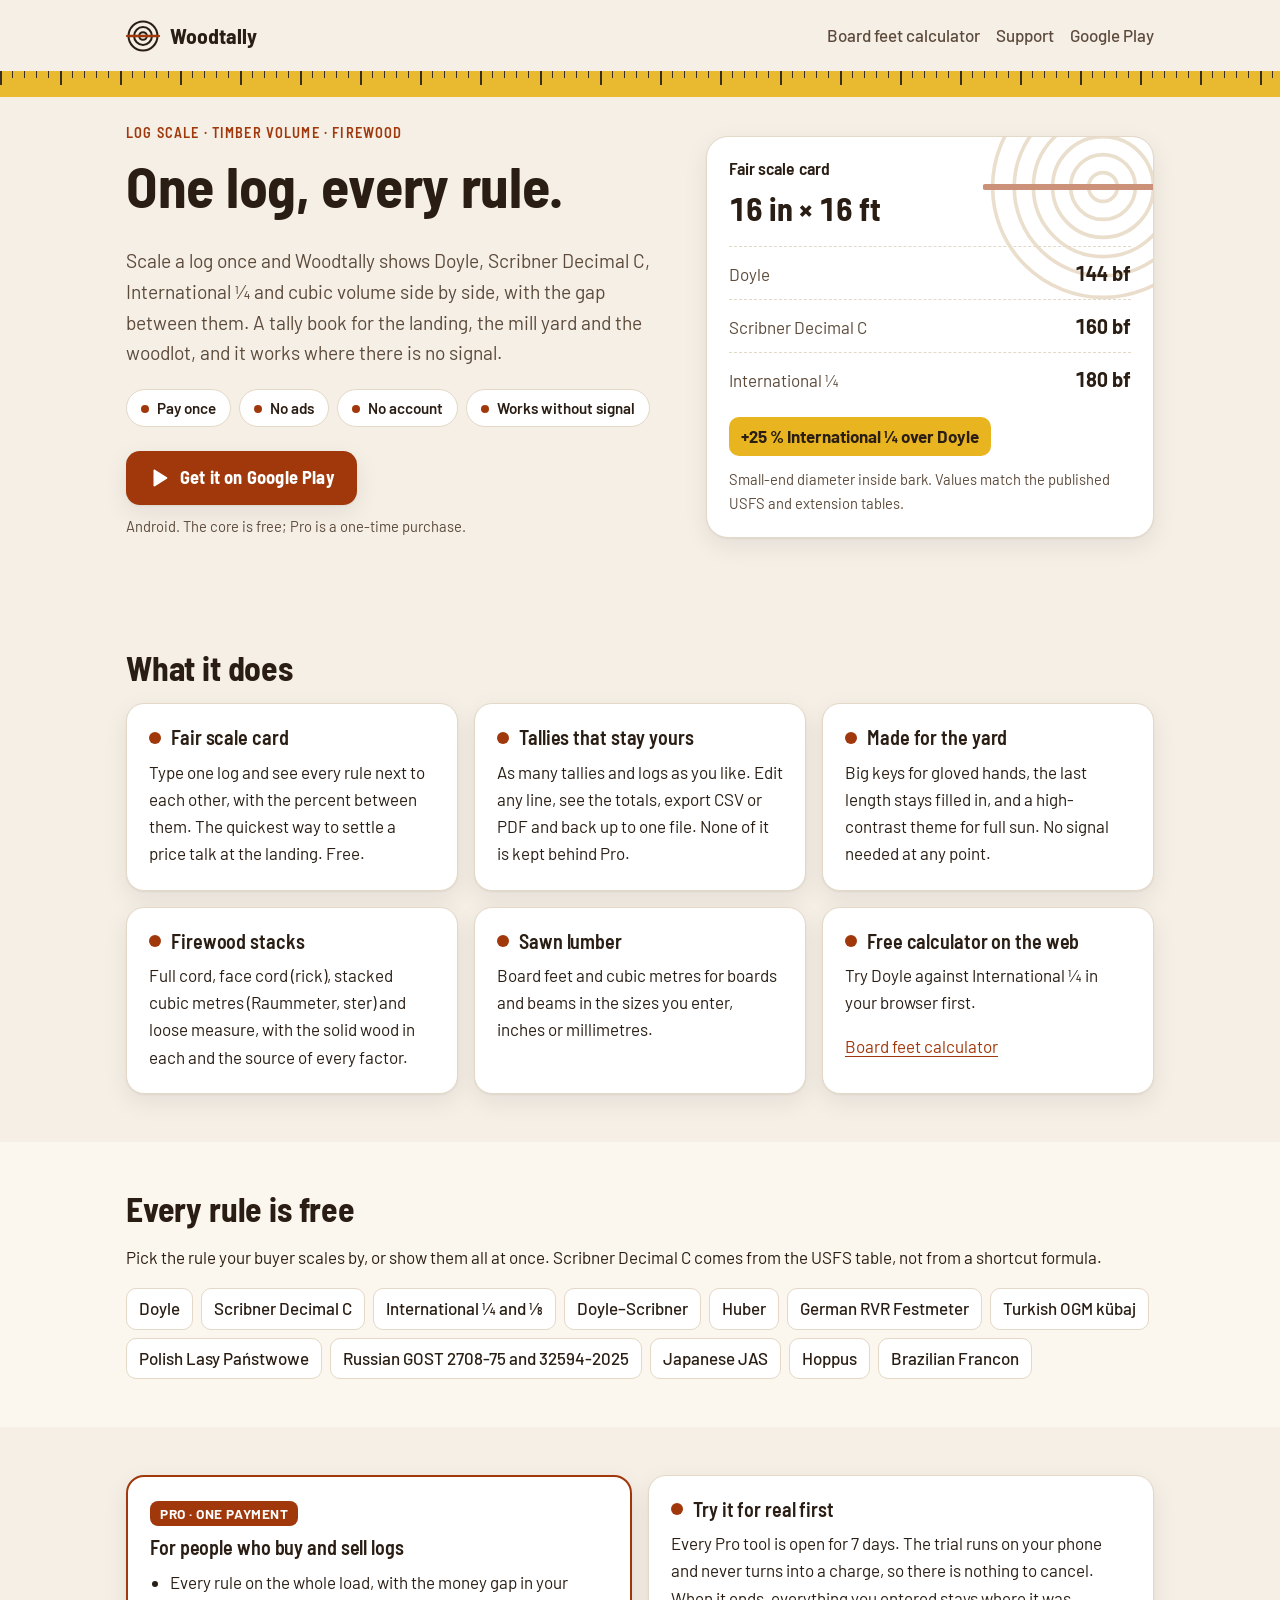
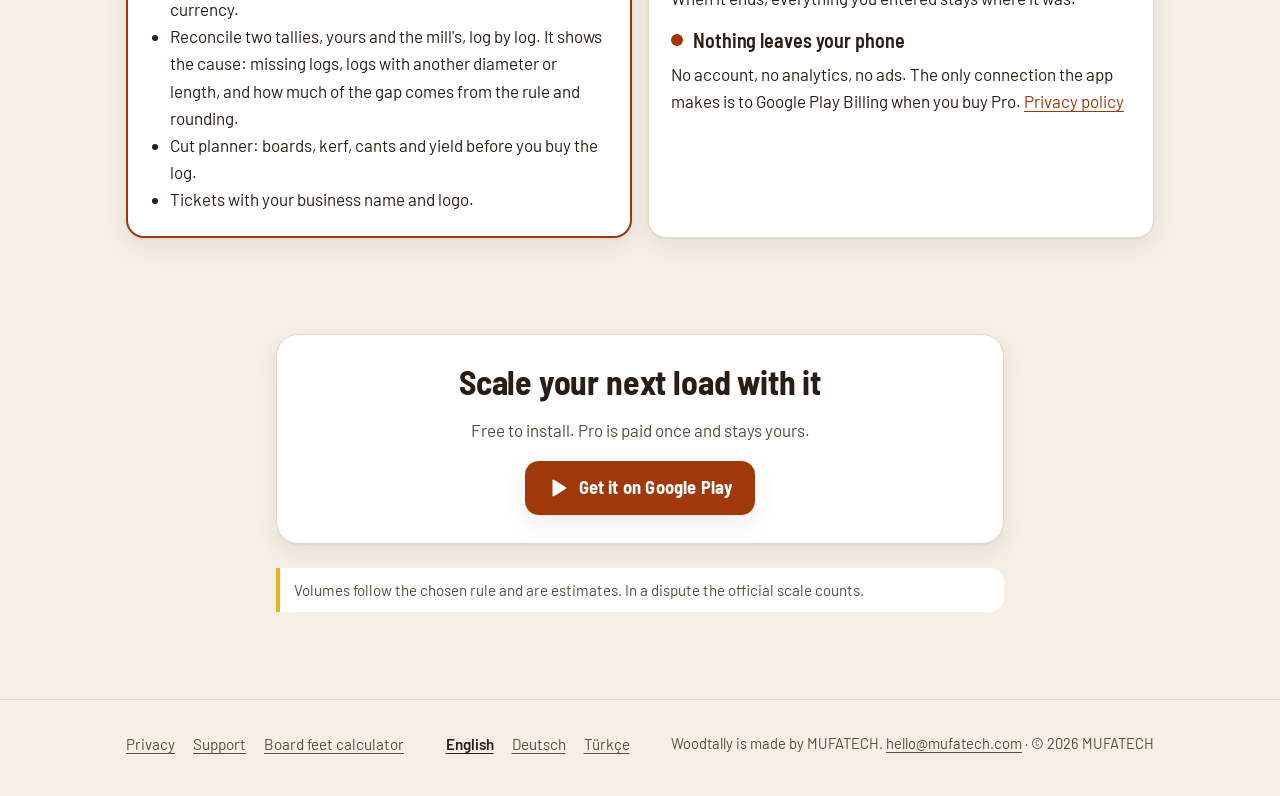
<file: index.html>
<!doctype html>
<html lang="en">
<head>
  <meta charset="utf-8">
  <meta name="viewport" content="width=device-width, initial-scale=1">
  <title>Woodtally: log scale, board feet and firewood calculator</title>
  <meta name="description" content="One log, every rule. Doyle, Scribner Decimal C and International ¼ side by side, log tallies, cords and Festmeter. Works offline, no ads, pay once. For Android.">
  <link rel="canonical" href="https://mufa-tech.github.io/woodtally/">
  <link rel="alternate" hreflang="en" href="https://mufa-tech.github.io/woodtally/">
  <link rel="alternate" hreflang="de" href="https://mufa-tech.github.io/woodtally/de/">
  <link rel="alternate" hreflang="tr" href="https://mufa-tech.github.io/woodtally/tr/">
  <link rel="alternate" hreflang="x-default" href="https://mufa-tech.github.io/woodtally/">
  <meta property="og:type" content="website">
  <meta property="og:site_name" content="Woodtally">
  <meta property="og:title" content="Woodtally: log scale, board feet and firewood calculator">
  <meta property="og:description" content="One log, every rule. Doyle, Scribner Decimal C and International ¼ side by side, log tallies, cords and Festmeter. Works offline, no ads, pay once. For Android.">
  <meta property="og:url" content="https://mufa-tech.github.io/woodtally/">
  <meta property="og:locale" content="en_US">
  <meta property="og:locale:alternate" content="de_DE">
  <meta property="og:locale:alternate" content="tr_TR">
  <meta name="theme-color" content="#F5EFE6" media="(prefers-color-scheme: light)">
  <meta name="theme-color" content="#17120D" media="(prefers-color-scheme: dark)">
  <link rel="icon" href="favicon.svg" type="image/svg+xml">
  <link rel="preconnect" href="https://fonts.googleapis.com">
  <link rel="preconnect" href="https://fonts.gstatic.com" crossorigin>
  <link rel="stylesheet" href="https://fonts.googleapis.com/css2?family=Barlow:wght@400;500;600;700&amp;family=Barlow+Semi+Condensed:wght@600;700&amp;display=swap">
  <link rel="stylesheet" href="style.css">
</head>
<body>
  <a class="skip" href="#main">Skip to content</a>
  <header class="top">
    <div class="wrap">
      <a class="brand" href="./" aria-label="Woodtally home"><svg class="mark" viewBox="0 0 40 40" aria-hidden="true" focusable="false"><g class="rings" fill="none" stroke-width="2.4"><circle cx="20" cy="20" r="17"/><circle cx="20" cy="20" r="10.5"/><circle cx="20" cy="20" r="4.5"/></g><line class="cut" x1="1.5" y1="20" x2="38.5" y2="20" stroke-width="3.2" stroke-linecap="round"/></svg><span>Woodtally</span></a>
      <nav class="nav" aria-label="Woodtally">
        <a href="board-feet-calculator.html">Board feet calculator</a>
        <a href="support.html">Support</a>
        <a href="https://play.google.com/store/apps/details?id=com.mufatech.woodtally" rel="noopener">Google Play</a>
      </nav>
    </div>
  </header>
  <div class="tape" role="presentation"></div>
  <main id="main">
    <section class="hero">
      <div class="wrap">
        <div>
          <p class="kicker">Log scale · Timber volume · Firewood</p>
          <h1>One log, every rule.</h1>
          <p class="lead">Scale a log once and Woodtally shows Doyle, Scribner Decimal C, International ¼ and cubic volume side by side, with the gap between them. A tally book for the landing, the mill yard and the woodlot, and it works where there is no signal.</p>
          <ul class="chips" aria-label="In short">
            <li>Pay once</li><li>No ads</li><li>No account</li><li>Works without signal</li>
          </ul>
          <a class="btn " href="https://play.google.com/store/apps/details?id=com.mufatech.woodtally" rel="noopener"><svg viewBox="0 0 24 24" aria-hidden="true" focusable="false"><path d="M6 3.8v16.4c0 .8.9 1.3 1.6.9l13-8.2c.6-.4.6-1.4 0-1.8l-13-8.2C6.9 2.5 6 3 6 3.8z" fill="currentColor"/></svg><span>Get it on Google Play</span></a>
          <p class="small" style="margin-top:10px">Android. The core is free; Pro is a one-time purchase.</p>
        </div>
        <figure class="scale-card" aria-label="Example: fair scale card for one log">
          <svg class="grain" viewBox="0 0 200 200" aria-hidden="true" focusable="false"><g fill="none" stroke-width="3"><circle cx="100" cy="100" r="92"/><circle cx="100" cy="100" r="74"/><circle cx="100" cy="100" r="58"/><circle cx="100" cy="100" r="42"/><circle cx="100" cy="100" r="27"/><circle cx="100" cy="100" r="12"/></g><line x1="2" y1="100" x2="198" y2="100" stroke-width="5" stroke-linecap="round"/></svg>
          <h2>Fair scale card</h2>
          <div class="dims">16 in × 16 ft</div>
          <ul class="rows">
            <li><span>Doyle</span><span class="v">144 bf</span></li>
            <li><span>Scribner Decimal C</span><span class="v">160 bf</span></li>
            <li><span>International ¼</span><span class="v">180 bf</span></li>
          </ul>
          <div class="gap">+25 % International ¼ over Doyle</div>
          <figcaption class="small" style="margin-top:12px;position:relative">Small-end diameter inside bark. Values match the published USFS and extension tables.</figcaption>
        </figure>
      </div>
    </section>
    <div class="wrap">
      <!-- Screenshots placeholder: images are added later -->
      <div class="shots"></div>
    </div>
    <section>
      <div class="wrap">
        <h2>What it does</h2>
        <div class="grid grid-3">
          <div class="card"><h3><span class="dot"></span>Fair scale card</h3><p>Type one log and see every rule next to each other, with the percent between them. The quickest way to settle a price talk at the landing. Free.</p></div>
          <div class="card"><h3><span class="dot"></span>Tallies that stay yours</h3><p>As many tallies and logs as you like. Edit any line, see the totals, export CSV or PDF and back up to one file. None of it is kept behind Pro.</p></div>
          <div class="card"><h3><span class="dot"></span>Made for the yard</h3><p>Big keys for gloved hands, the last length stays filled in, and a high-contrast theme for full sun. No signal needed at any point.</p></div>
          <div class="card"><h3><span class="dot"></span>Firewood stacks</h3><p>Full cord, face cord (rick), stacked cubic metres (Raummeter, ster) and loose measure, with the solid wood in each and the source of every factor.</p></div>
          <div class="card"><h3><span class="dot"></span>Sawn lumber</h3><p>Board feet and cubic metres for boards and beams in the sizes you enter, inches or millimetres.</p></div>
          <div class="card"><h3><span class="dot"></span>Free calculator on the web</h3><p>Try Doyle against International ¼ in your browser first.</p><p><a href="board-feet-calculator.html">Board feet calculator</a></p></div>
        </div>
      </div>
    </section>
    <section class="alt">
      <div class="wrap">
        <h2>Every rule is free</h2>
        <p>Pick the rule your buyer scales by, or show them all at once. Scribner Decimal C comes from the USFS table, not from a shortcut formula.</p>
        <ul class="rules">
          <li>Doyle</li><li>Scribner Decimal C</li><li>International ¼ and ⅛</li><li>Doyle–Scribner</li><li>Huber</li>
          <li>German RVR Festmeter</li><li>Turkish OGM kübaj</li><li>Polish Lasy Państwowe</li><li>Russian GOST 2708-75 and 32594-2025</li>
          <li>Japanese JAS</li><li>Hoppus</li><li>Brazilian Francon</li>
        </ul>
      </div>
    </section>
    <section>
      <div class="wrap">
        <div class="grid grid-2">
          <div class="card pro">
            <span class="tag">PRO · ONE PAYMENT</span>
            <h3>For people who buy and sell logs</h3>
            <ul>
              <li>Every rule on the whole load, with the money gap in your currency.</li>
              <li>Reconcile two tallies, yours and the mill's, log by log. It shows the cause: missing logs, logs with another diameter or length, and how much of the gap comes from the rule and rounding.</li>
              <li>Cut planner: boards, kerf, cants and yield before you buy the log.</li>
              <li>Tickets with your business name and logo.</li>
            </ul>
          </div>
          <div class="card">
            <h3><span class="dot"></span>Try it for real first</h3>
            <p>Every Pro tool is open for 7 days. The trial runs on your phone and never turns into a charge, so there is nothing to cancel. When it ends, everything you entered stays where it was.</p>
            <h3><span class="dot"></span>Nothing leaves your phone</h3>
            <p>No account, no analytics, no ads. The only connection the app makes is to Google Play Billing when you buy Pro. <a href="privacy.html">Privacy policy</a></p>
          </div>
        </div>
      </div>
    </section>
    <section>
      <div class="wrap narrow">
        <div class="cta">
          <h2>Scale your next load with it</h2>
          <p>Free to install. Pro is paid once and stays yours.</p>
          <a class="btn " href="https://play.google.com/store/apps/details?id=com.mufatech.woodtally" rel="noopener"><svg viewBox="0 0 24 24" aria-hidden="true" focusable="false"><path d="M6 3.8v16.4c0 .8.9 1.3 1.6.9l13-8.2c.6-.4.6-1.4 0-1.8l-13-8.2C6.9 2.5 6 3 6 3.8z" fill="currentColor"/></svg><span>Get it on Google Play</span></a>
        </div>
        <p class="disclaimer" style="margin-top:24px">Volumes follow the chosen rule and are estimates. In a dispute the official scale counts.</p>
      </div>
    </section>
  </main>
  <footer class="foot">
    <div class="wrap">
      <nav aria-label="Privacy, Support">
        <a href="privacy.html">Privacy</a>
        <a href="support.html">Support</a>
        <a href="board-feet-calculator.html">Board feet calculator</a>
      </nav>
      <nav aria-label="Language">
        <a href="./" hreflang="en" lang="en" aria-current="true">English</a>
        <a href="de/" hreflang="de" lang="de">Deutsch</a>
        <a href="tr/" hreflang="tr" lang="tr">Türkçe</a>
      </nav>
      <p class="small" style="margin:0">Woodtally is made by MUFATECH. <a href="mailto:hello@mufatech.com">hello@mufatech.com</a> · © 2026 MUFATECH</p>
    </div>
  </footer>
</body>
</html>
</file>
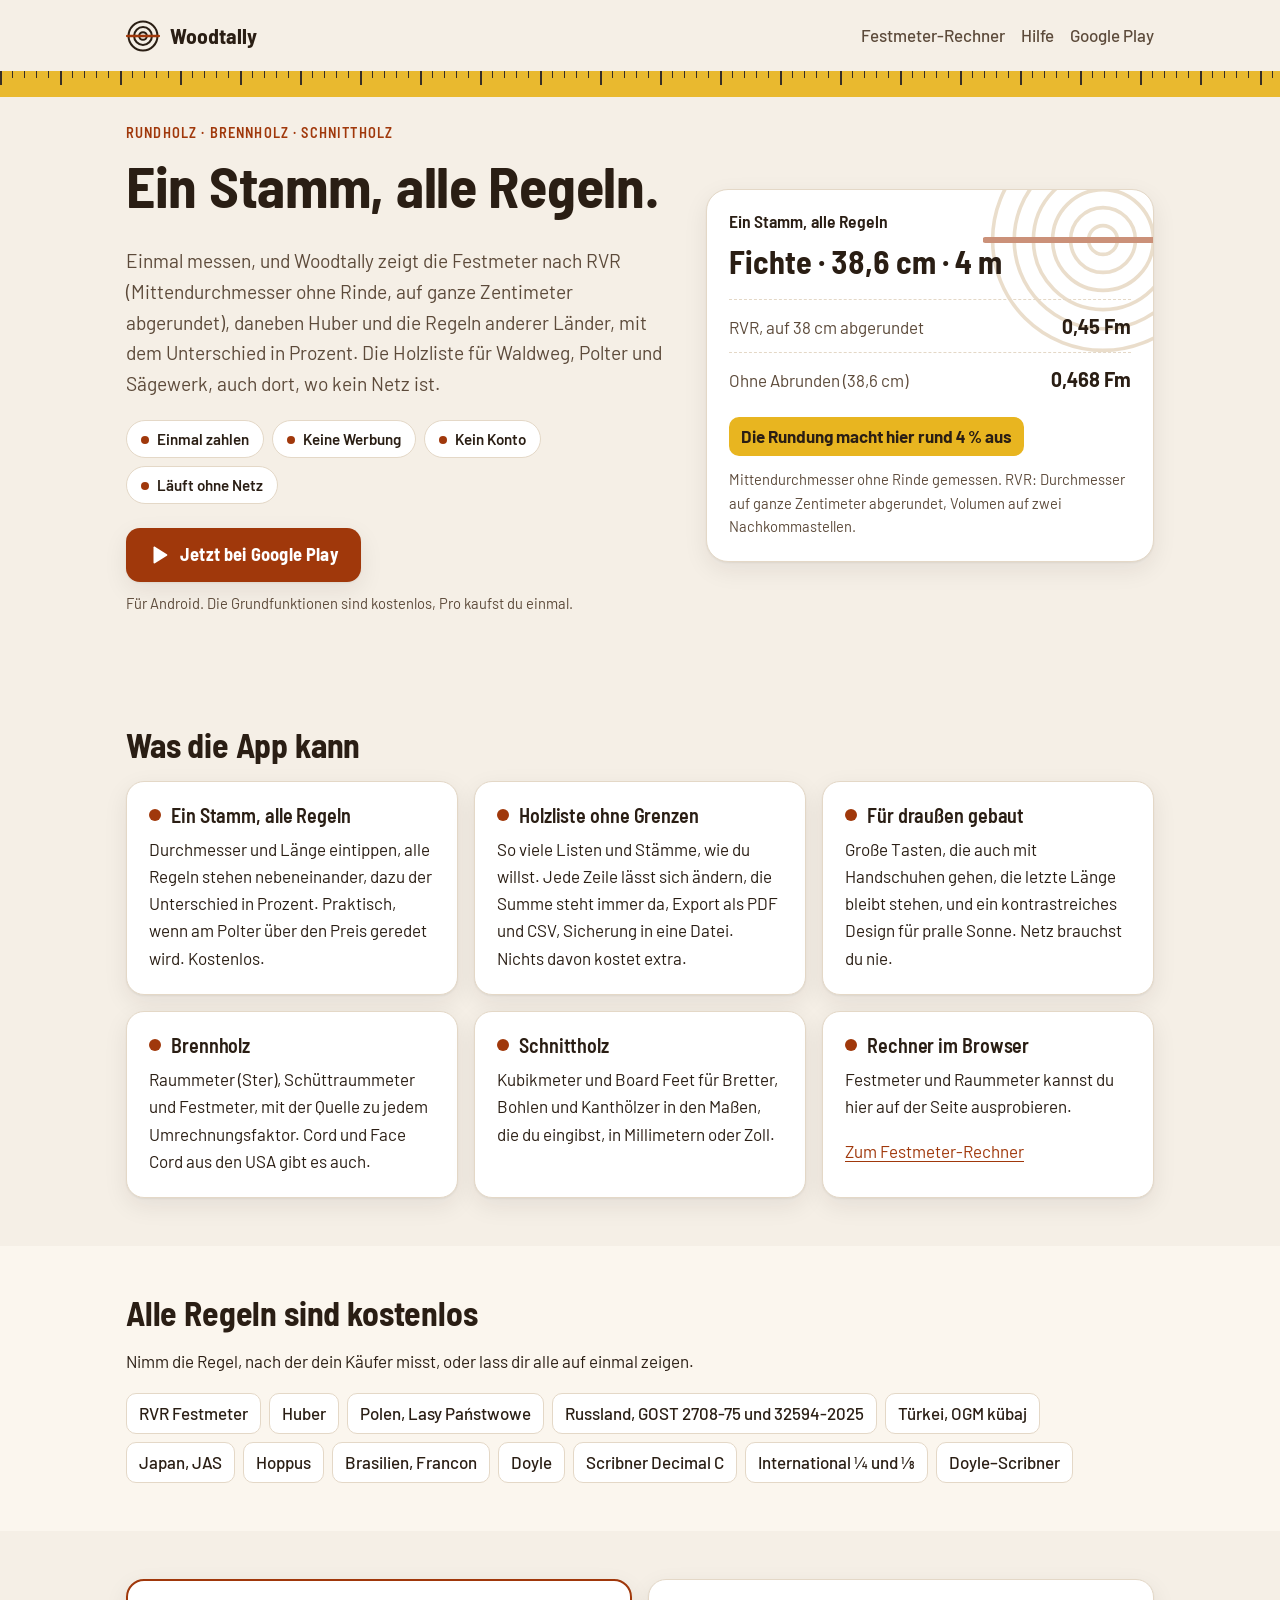
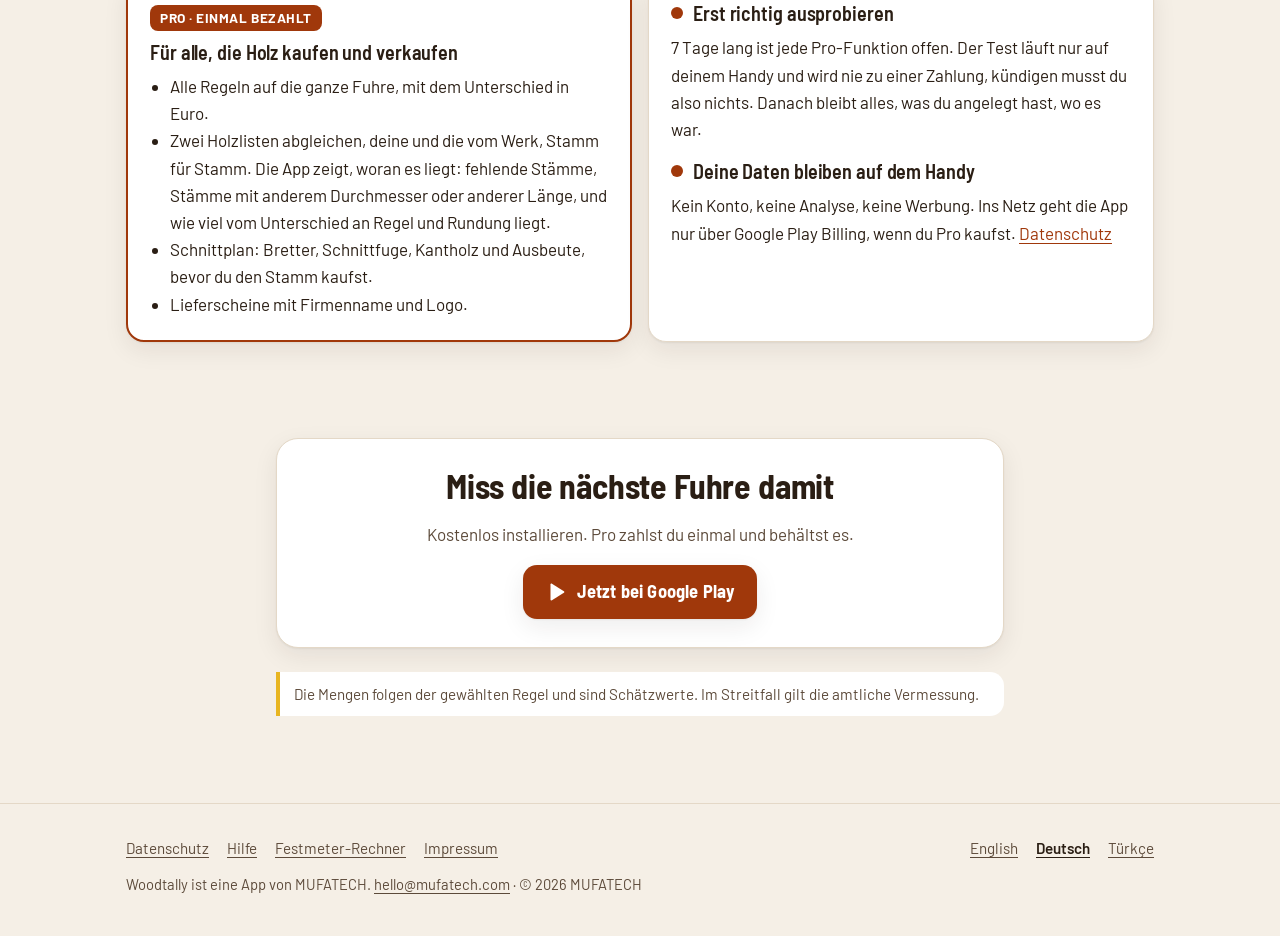
<file: de/index.html>
<!doctype html>
<html lang="de">
<head>
  <meta charset="utf-8">
  <meta name="viewport" content="width=device-width, initial-scale=1">
  <title>Woodtally: Festmeter-Rechner und Holzliste für Android</title>
  <meta name="description" content="Ein Stamm, alle Regeln: Festmeter nach RVR (Mittendurchmesser ohne Rinde, auf ganze Zentimeter abgerundet), daneben Huber und die Regeln anderer Länder. Holzliste, Brennholz in Rm und SRm. Einmal zahlen, keine Werbung.">
  <link rel="canonical" href="https://mufa-tech.github.io/woodtally/de/">
  <link rel="alternate" hreflang="en" href="https://mufa-tech.github.io/woodtally/">
  <link rel="alternate" hreflang="de" href="https://mufa-tech.github.io/woodtally/de/">
  <link rel="alternate" hreflang="tr" href="https://mufa-tech.github.io/woodtally/tr/">
  <link rel="alternate" hreflang="x-default" href="https://mufa-tech.github.io/woodtally/">
  <meta property="og:type" content="website">
  <meta property="og:site_name" content="Woodtally">
  <meta property="og:title" content="Woodtally: Festmeter-Rechner und Holzliste für Android">
  <meta property="og:description" content="Ein Stamm, alle Regeln: Festmeter nach RVR (Mittendurchmesser ohne Rinde, auf ganze Zentimeter abgerundet), daneben Huber und die Regeln anderer Länder. Holzliste, Brennholz in Rm und SRm. Einmal zahlen, keine Werbung.">
  <meta property="og:url" content="https://mufa-tech.github.io/woodtally/de/">
  <meta property="og:locale" content="de_DE">
  <meta property="og:locale:alternate" content="en_US">
  <meta property="og:locale:alternate" content="tr_TR">
  <meta name="theme-color" content="#F5EFE6" media="(prefers-color-scheme: light)">
  <meta name="theme-color" content="#17120D" media="(prefers-color-scheme: dark)">
  <link rel="icon" href="../favicon.svg" type="image/svg+xml">
  <link rel="preconnect" href="https://fonts.googleapis.com">
  <link rel="preconnect" href="https://fonts.gstatic.com" crossorigin>
  <link rel="stylesheet" href="https://fonts.googleapis.com/css2?family=Barlow:wght@400;500;600;700&amp;family=Barlow+Semi+Condensed:wght@600;700&amp;display=swap">
  <link rel="stylesheet" href="../style.css">
</head>
<body>
  <a class="skip" href="#main">Zum Inhalt</a>
  <header class="top">
    <div class="wrap">
      <a class="brand" href="./" aria-label="Woodtally Startseite"><svg class="mark" viewBox="0 0 40 40" aria-hidden="true" focusable="false"><g class="rings" fill="none" stroke-width="2.4"><circle cx="20" cy="20" r="17"/><circle cx="20" cy="20" r="10.5"/><circle cx="20" cy="20" r="4.5"/></g><line class="cut" x1="1.5" y1="20" x2="38.5" y2="20" stroke-width="3.2" stroke-linecap="round"/></svg><span>Woodtally</span></a>
      <nav class="nav" aria-label="Woodtally">
        <a href="festmeter-rechner.html">Festmeter-Rechner</a>
        <a href="support.html">Hilfe</a>
        <a href="https://play.google.com/store/apps/details?id=com.mufatech.woodtally&hl=de" rel="noopener">Google Play</a>
      </nav>
    </div>
  </header>
  <div class="tape" role="presentation"></div>
  <main id="main">
    <section class="hero">
      <div class="wrap">
        <div>
          <p class="kicker">Rundholz · Brennholz · Schnittholz</p>
          <h1>Ein Stamm, alle Regeln.</h1>
          <p class="lead">Einmal messen, und Woodtally zeigt die Festmeter nach RVR (Mittendurchmesser ohne Rinde, auf ganze Zentimeter abgerundet), daneben Huber und die Regeln anderer Länder, mit dem Unterschied in Prozent. Die Holzliste für Waldweg, Polter und Sägewerk, auch dort, wo kein Netz ist.</p>
          <ul class="chips" aria-label="Kurz gesagt">
            <li>Einmal zahlen</li><li>Keine Werbung</li><li>Kein Konto</li><li>Läuft ohne Netz</li>
          </ul>
          <a class="btn " href="https://play.google.com/store/apps/details?id=com.mufatech.woodtally&hl=de" rel="noopener"><svg viewBox="0 0 24 24" aria-hidden="true" focusable="false"><path d="M6 3.8v16.4c0 .8.9 1.3 1.6.9l13-8.2c.6-.4.6-1.4 0-1.8l-13-8.2C6.9 2.5 6 3 6 3.8z" fill="currentColor"/></svg><span>Jetzt bei Google Play</span></a>
          <p class="small" style="margin-top:10px">Für Android. Die Grundfunktionen sind kostenlos, Pro kaufst du einmal.</p>
        </div>
        <figure class="scale-card" aria-label="Beispiel: ein Stamm, zwei Rechenwege">
          <svg class="grain" viewBox="0 0 200 200" aria-hidden="true" focusable="false"><g fill="none" stroke-width="3"><circle cx="100" cy="100" r="92"/><circle cx="100" cy="100" r="74"/><circle cx="100" cy="100" r="58"/><circle cx="100" cy="100" r="42"/><circle cx="100" cy="100" r="27"/><circle cx="100" cy="100" r="12"/></g><line x1="2" y1="100" x2="198" y2="100" stroke-width="5" stroke-linecap="round"/></svg>
          <h2>Ein Stamm, alle Regeln</h2>
          <div class="dims">Fichte · 38,6 cm · 4 m</div>
          <ul class="rows">
            <li><span>RVR, auf 38 cm abgerundet</span><span class="v">0,45 Fm</span></li>
            <li><span>Ohne Abrunden (38,6 cm)</span><span class="v">0,468 Fm</span></li>
          </ul>
          <div class="gap">Die Rundung macht hier rund 4 % aus</div>
          <figcaption class="small" style="margin-top:12px;position:relative">Mittendurchmesser ohne Rinde gemessen. RVR: Durchmesser auf ganze Zentimeter abgerundet, Volumen auf zwei Nachkommastellen.</figcaption>
        </figure>
      </div>
    </section>
    <div class="wrap">
      <!-- Screenshots placeholder: images are added later -->
      <div class="shots"></div>
    </div>
    <section>
      <div class="wrap">
        <h2>Was die App kann</h2>
        <div class="grid grid-3">
          <div class="card"><h3><span class="dot"></span>Ein Stamm, alle Regeln</h3><p>Durchmesser und Länge eintippen, alle Regeln stehen nebeneinander, dazu der Unterschied in Prozent. Praktisch, wenn am Polter über den Preis geredet wird. Kostenlos.</p></div>
          <div class="card"><h3><span class="dot"></span>Holzliste ohne Grenzen</h3><p>So viele Listen und Stämme, wie du willst. Jede Zeile lässt sich ändern, die Summe steht immer da, Export als PDF und CSV, Sicherung in eine Datei. Nichts davon kostet extra.</p></div>
          <div class="card"><h3><span class="dot"></span>Für draußen gebaut</h3><p>Große Tasten, die auch mit Handschuhen gehen, die letzte Länge bleibt stehen, und ein kontrastreiches Design für pralle Sonne. Netz brauchst du nie.</p></div>
          <div class="card"><h3><span class="dot"></span>Brennholz</h3><p>Raummeter (Ster), Schüttraummeter und Festmeter, mit der Quelle zu jedem Umrechnungsfaktor. Cord und Face Cord aus den USA gibt es auch.</p></div>
          <div class="card"><h3><span class="dot"></span>Schnittholz</h3><p>Kubikmeter und Board Feet für Bretter, Bohlen und Kanthölzer in den Maßen, die du eingibst, in Millimetern oder Zoll.</p></div>
          <div class="card"><h3><span class="dot"></span>Rechner im Browser</h3><p>Festmeter und Raummeter kannst du hier auf der Seite ausprobieren.</p><p><a href="festmeter-rechner.html">Zum Festmeter-Rechner</a></p></div>
        </div>
      </div>
    </section>
    <section class="alt">
      <div class="wrap">
        <h2>Alle Regeln sind kostenlos</h2>
        <p>Nimm die Regel, nach der dein Käufer misst, oder lass dir alle auf einmal zeigen.</p>
        <ul class="rules">
          <li>RVR Festmeter</li><li>Huber</li><li>Polen, Lasy Państwowe</li><li>Russland, GOST 2708-75 und 32594-2025</li>
          <li>Türkei, OGM kübaj</li><li>Japan, JAS</li><li>Hoppus</li><li>Brasilien, Francon</li>
          <li>Doyle</li><li>Scribner Decimal C</li><li>International ¼ und ⅛</li><li>Doyle–Scribner</li>
        </ul>
      </div>
    </section>
    <section>
      <div class="wrap">
        <div class="grid grid-2">
          <div class="card pro">
            <span class="tag">PRO · EINMAL BEZAHLT</span>
            <h3>Für alle, die Holz kaufen und verkaufen</h3>
            <ul>
              <li>Alle Regeln auf die ganze Fuhre, mit dem Unterschied in Euro.</li>
              <li>Zwei Holzlisten abgleichen, deine und die vom Werk, Stamm für Stamm. Die App zeigt, woran es liegt: fehlende Stämme, Stämme mit anderem Durchmesser oder anderer Länge, und wie viel vom Unterschied an Regel und Rundung liegt.</li>
              <li>Schnittplan: Bretter, Schnittfuge, Kantholz und Ausbeute, bevor du den Stamm kaufst.</li>
              <li>Lieferscheine mit Firmenname und Logo.</li>
            </ul>
          </div>
          <div class="card">
            <h3><span class="dot"></span>Erst richtig ausprobieren</h3>
            <p>7 Tage lang ist jede Pro-Funktion offen. Der Test läuft nur auf deinem Handy und wird nie zu einer Zahlung, kündigen musst du also nichts. Danach bleibt alles, was du angelegt hast, wo es war.</p>
            <h3><span class="dot"></span>Deine Daten bleiben auf dem Handy</h3>
            <p>Kein Konto, keine Analyse, keine Werbung. Ins Netz geht die App nur über Google Play Billing, wenn du Pro kaufst. <a href="privacy.html">Datenschutz</a></p>
          </div>
        </div>
      </div>
    </section>
    <section>
      <div class="wrap narrow">
        <div class="cta">
          <h2>Miss die nächste Fuhre damit</h2>
          <p>Kostenlos installieren. Pro zahlst du einmal und behältst es.</p>
          <a class="btn " href="https://play.google.com/store/apps/details?id=com.mufatech.woodtally&hl=de" rel="noopener"><svg viewBox="0 0 24 24" aria-hidden="true" focusable="false"><path d="M6 3.8v16.4c0 .8.9 1.3 1.6.9l13-8.2c.6-.4.6-1.4 0-1.8l-13-8.2C6.9 2.5 6 3 6 3.8z" fill="currentColor"/></svg><span>Jetzt bei Google Play</span></a>
        </div>
        <p class="disclaimer" style="margin-top:24px">Die Mengen folgen der gewählten Regel und sind Schätzwerte. Im Streitfall gilt die amtliche Vermessung.</p>
      </div>
    </section>
  </main>
  <footer class="foot">
    <div class="wrap">
      <nav aria-label="Datenschutz, Hilfe">
        <a href="privacy.html">Datenschutz</a>
        <a href="support.html">Hilfe</a>
        <a href="festmeter-rechner.html">Festmeter-Rechner</a>
        <a href="impressum.html">Impressum</a>
      </nav>
      <nav aria-label="Language">
        <a href="../" hreflang="en" lang="en">English</a>
        <a href="./" hreflang="de" lang="de" aria-current="true">Deutsch</a>
        <a href="../tr/" hreflang="tr" lang="tr">Türkçe</a>
      </nav>
      <p class="small" style="margin:0">Woodtally ist eine App von MUFATECH. <a href="mailto:hello@mufatech.com">hello@mufatech.com</a> · © 2026 MUFATECH</p>
    </div>
  </footer>
</body>
</html>
</file>
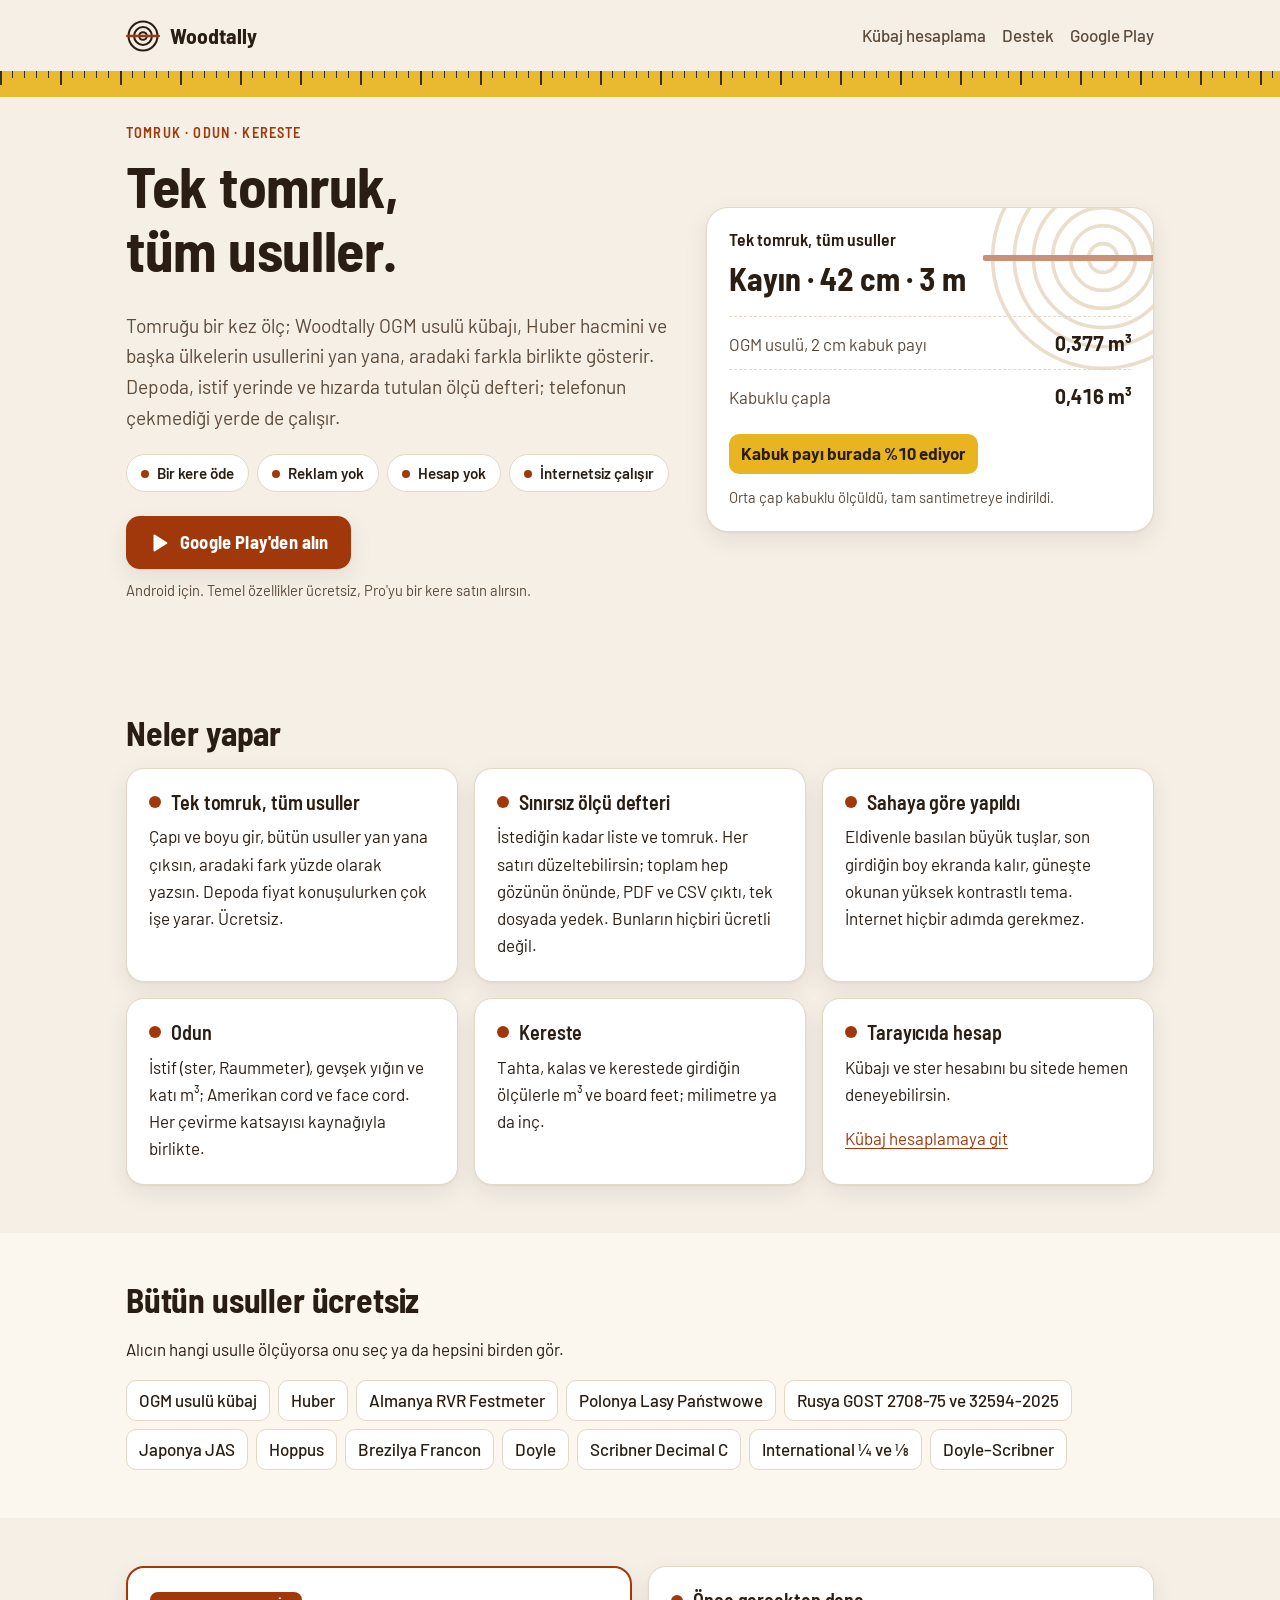
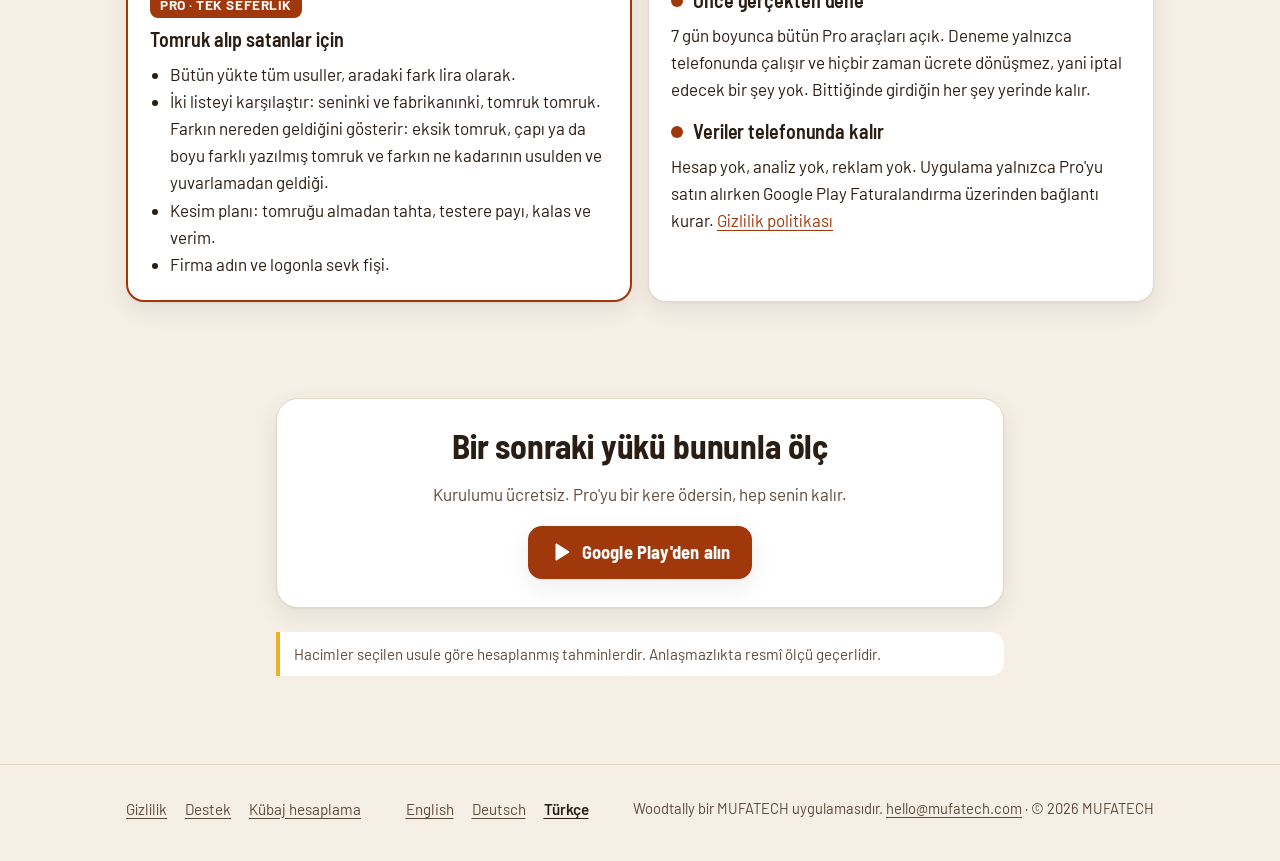
<file: tr/index.html>
<!doctype html>
<html lang="tr">
<head>
  <meta charset="utf-8">
  <meta name="viewport" content="width=device-width, initial-scale=1">
  <title>Woodtally: tomruk kübaj hesabı, ster ve kereste hesaplama</title>
  <meta name="description" content="Tek tomruk, tüm usuller: OGM usulü kübaj, ster odun ve kereste m³. Ölçü defteri, PDF ve CSV sevkiyat listesi. Bir kere öde; reklam yok, hesap yok, internetsiz çalışır.">
  <link rel="canonical" href="https://mufa-tech.github.io/woodtally/tr/">
  <link rel="alternate" hreflang="en" href="https://mufa-tech.github.io/woodtally/">
  <link rel="alternate" hreflang="de" href="https://mufa-tech.github.io/woodtally/de/">
  <link rel="alternate" hreflang="tr" href="https://mufa-tech.github.io/woodtally/tr/">
  <link rel="alternate" hreflang="x-default" href="https://mufa-tech.github.io/woodtally/">
  <meta property="og:type" content="website">
  <meta property="og:site_name" content="Woodtally">
  <meta property="og:title" content="Woodtally: tomruk kübaj hesabı, ster ve kereste hesaplama">
  <meta property="og:description" content="Tek tomruk, tüm usuller: OGM usulü kübaj, ster odun ve kereste m³. Ölçü defteri, PDF ve CSV sevkiyat listesi. Bir kere öde; reklam yok, hesap yok, internetsiz çalışır.">
  <meta property="og:url" content="https://mufa-tech.github.io/woodtally/tr/">
  <meta property="og:locale" content="tr_TR">
  <meta property="og:locale:alternate" content="en_US">
  <meta property="og:locale:alternate" content="de_DE">
  <meta name="theme-color" content="#F5EFE6" media="(prefers-color-scheme: light)">
  <meta name="theme-color" content="#17120D" media="(prefers-color-scheme: dark)">
  <link rel="icon" href="../favicon.svg" type="image/svg+xml">
  <link rel="preconnect" href="https://fonts.googleapis.com">
  <link rel="preconnect" href="https://fonts.gstatic.com" crossorigin>
  <link rel="stylesheet" href="https://fonts.googleapis.com/css2?family=Barlow:wght@400;500;600;700&amp;family=Barlow+Semi+Condensed:wght@600;700&amp;display=swap">
  <link rel="stylesheet" href="../style.css">
</head>
<body>
  <a class="skip" href="#main">İçeriğe geç</a>
  <header class="top">
    <div class="wrap">
      <a class="brand" href="./" aria-label="Woodtally ana sayfa"><svg class="mark" viewBox="0 0 40 40" aria-hidden="true" focusable="false"><g class="rings" fill="none" stroke-width="2.4"><circle cx="20" cy="20" r="17"/><circle cx="20" cy="20" r="10.5"/><circle cx="20" cy="20" r="4.5"/></g><line class="cut" x1="1.5" y1="20" x2="38.5" y2="20" stroke-width="3.2" stroke-linecap="round"/></svg><span>Woodtally</span></a>
      <nav class="nav" aria-label="Woodtally">
        <a href="kubaj-hesaplama.html">Kübaj hesaplama</a>
        <a href="support.html">Destek</a>
        <a href="https://play.google.com/store/apps/details?id=com.mufatech.woodtally&hl=tr" rel="noopener">Google Play</a>
      </nav>
    </div>
  </header>
  <div class="tape" role="presentation"></div>
  <main id="main">
    <section class="hero">
      <div class="wrap">
        <div>
          <p class="kicker">Tomruk · Odun · Kereste</p>
          <h1>Tek tomruk, tüm usuller.</h1>
          <p class="lead">Tomruğu bir kez ölç; Woodtally OGM usulü kübajı, Huber hacmini ve başka ülkelerin usullerini yan yana, aradaki farkla birlikte gösterir. Depoda, istif yerinde ve hızarda tutulan ölçü defteri; telefonun çekmediği yerde de çalışır.</p>
          <ul class="chips" aria-label="Kısaca">
            <li>Bir kere öde</li><li>Reklam yok</li><li>Hesap yok</li><li>İnternetsiz çalışır</li>
          </ul>
          <a class="btn " href="https://play.google.com/store/apps/details?id=com.mufatech.woodtally&hl=tr" rel="noopener"><svg viewBox="0 0 24 24" aria-hidden="true" focusable="false"><path d="M6 3.8v16.4c0 .8.9 1.3 1.6.9l13-8.2c.6-.4.6-1.4 0-1.8l-13-8.2C6.9 2.5 6 3 6 3.8z" fill="currentColor"/></svg><span>Google Play'den alın</span></a>
          <p class="small" style="margin-top:10px">Android için. Temel özellikler ücretsiz, Pro'yu bir kere satın alırsın.</p>
        </div>
        <figure class="scale-card" aria-label="Örnek: bir tomruk, iki hesap">
          <svg class="grain" viewBox="0 0 200 200" aria-hidden="true" focusable="false"><g fill="none" stroke-width="3"><circle cx="100" cy="100" r="92"/><circle cx="100" cy="100" r="74"/><circle cx="100" cy="100" r="58"/><circle cx="100" cy="100" r="42"/><circle cx="100" cy="100" r="27"/><circle cx="100" cy="100" r="12"/></g><line x1="2" y1="100" x2="198" y2="100" stroke-width="5" stroke-linecap="round"/></svg>
          <h2>Tek tomruk, tüm usuller</h2>
          <div class="dims">Kayın · 42 cm · 3 m</div>
          <ul class="rows">
            <li><span>OGM usulü, 2 cm kabuk payı</span><span class="v">0,377 m³</span></li>
            <li><span>Kabuklu çapla</span><span class="v">0,416 m³</span></li>
          </ul>
          <div class="gap">Kabuk payı burada %10 ediyor</div>
          <figcaption class="small" style="margin-top:12px;position:relative">Orta çap kabuklu ölçüldü, tam santimetreye indirildi.</figcaption>
        </figure>
      </div>
    </section>
    <div class="wrap">
      <!-- Screenshots placeholder: images are added later -->
      <div class="shots"></div>
    </div>
    <section>
      <div class="wrap">
        <h2>Neler yapar</h2>
        <div class="grid grid-3">
          <div class="card"><h3><span class="dot"></span>Tek tomruk, tüm usuller</h3><p>Çapı ve boyu gir, bütün usuller yan yana çıksın, aradaki fark yüzde olarak yazsın. Depoda fiyat konuşulurken çok işe yarar. Ücretsiz.</p></div>
          <div class="card"><h3><span class="dot"></span>Sınırsız ölçü defteri</h3><p>İstediğin kadar liste ve tomruk. Her satırı düzeltebilirsin; toplam hep gözünün önünde, PDF ve CSV çıktı, tek dosyada yedek. Bunların hiçbiri ücretli değil.</p></div>
          <div class="card"><h3><span class="dot"></span>Sahaya göre yapıldı</h3><p>Eldivenle basılan büyük tuşlar, son girdiğin boy ekranda kalır, güneşte okunan yüksek kontrastlı tema. İnternet hiçbir adımda gerekmez.</p></div>
          <div class="card"><h3><span class="dot"></span>Odun</h3><p>İstif (ster, Raummeter), gevşek yığın ve katı m³; Amerikan cord ve face cord. Her çevirme katsayısı kaynağıyla birlikte.</p></div>
          <div class="card"><h3><span class="dot"></span>Kereste</h3><p>Tahta, kalas ve kerestede girdiğin ölçülerle m³ ve board feet; milimetre ya da inç.</p></div>
          <div class="card"><h3><span class="dot"></span>Tarayıcıda hesap</h3><p>Kübajı ve ster hesabını bu sitede hemen deneyebilirsin.</p><p><a href="kubaj-hesaplama.html">Kübaj hesaplamaya git</a></p></div>
        </div>
      </div>
    </section>
    <section class="alt">
      <div class="wrap">
        <h2>Bütün usuller ücretsiz</h2>
        <p>Alıcın hangi usulle ölçüyorsa onu seç ya da hepsini birden gör.</p>
        <ul class="rules">
          <li>OGM usulü kübaj</li><li>Huber</li><li>Almanya RVR Festmeter</li><li>Polonya Lasy Państwowe</li>
          <li>Rusya GOST 2708-75 ve 32594-2025</li><li>Japonya JAS</li><li>Hoppus</li><li>Brezilya Francon</li>
          <li>Doyle</li><li>Scribner Decimal C</li><li>International ¼ ve ⅛</li><li>Doyle–Scribner</li>
        </ul>
      </div>
    </section>
    <section>
      <div class="wrap">
        <div class="grid grid-2">
          <div class="card pro">
            <span class="tag">PRO · TEK SEFERLİK</span>
            <h3>Tomruk alıp satanlar için</h3>
            <ul>
              <li>Bütün yükte tüm usuller, aradaki fark lira olarak.</li>
              <li>İki listeyi karşılaştır: seninki ve fabrikanınki, tomruk tomruk. Farkın nereden geldiğini gösterir: eksik tomruk, çapı ya da boyu farklı yazılmış tomruk ve farkın ne kadarının usulden ve yuvarlamadan geldiği.</li>
              <li>Kesim planı: tomruğu almadan tahta, testere payı, kalas ve verim.</li>
              <li>Firma adın ve logonla sevk fişi.</li>
            </ul>
          </div>
          <div class="card">
            <h3><span class="dot"></span>Önce gerçekten dene</h3>
            <p>7 gün boyunca bütün Pro araçları açık. Deneme yalnızca telefonunda çalışır ve hiçbir zaman ücrete dönüşmez, yani iptal edecek bir şey yok. Bittiğinde girdiğin her şey yerinde kalır.</p>
            <h3><span class="dot"></span>Veriler telefonunda kalır</h3>
            <p>Hesap yok, analiz yok, reklam yok. Uygulama yalnızca Pro'yu satın alırken Google Play Faturalandırma üzerinden bağlantı kurar. <a href="privacy.html">Gizlilik politikası</a></p>
          </div>
        </div>
      </div>
    </section>
    <section>
      <div class="wrap narrow">
        <div class="cta">
          <h2>Bir sonraki yükü bununla ölç</h2>
          <p>Kurulumu ücretsiz. Pro'yu bir kere ödersin, hep senin kalır.</p>
          <a class="btn " href="https://play.google.com/store/apps/details?id=com.mufatech.woodtally&hl=tr" rel="noopener"><svg viewBox="0 0 24 24" aria-hidden="true" focusable="false"><path d="M6 3.8v16.4c0 .8.9 1.3 1.6.9l13-8.2c.6-.4.6-1.4 0-1.8l-13-8.2C6.9 2.5 6 3 6 3.8z" fill="currentColor"/></svg><span>Google Play'den alın</span></a>
        </div>
        <p class="disclaimer" style="margin-top:24px">Hacimler seçilen usule göre hesaplanmış tahminlerdir. Anlaşmazlıkta resmî ölçü geçerlidir.</p>
      </div>
    </section>
  </main>
  <footer class="foot">
    <div class="wrap">
      <nav aria-label="Gizlilik, Destek">
        <a href="privacy.html">Gizlilik</a>
        <a href="support.html">Destek</a>
        <a href="kubaj-hesaplama.html">Kübaj hesaplama</a>
      </nav>
      <nav aria-label="Language">
        <a href="../" hreflang="en" lang="en">English</a>
        <a href="../de/" hreflang="de" lang="de">Deutsch</a>
        <a href="./" hreflang="tr" lang="tr" aria-current="true">Türkçe</a>
      </nav>
      <p class="small" style="margin:0">Woodtally bir MUFATECH uygulamasıdır. <a href="mailto:hello@mufatech.com">hello@mufatech.com</a> · © 2026 MUFATECH</p>
    </div>
  </footer>
</body>
</html>
</file>
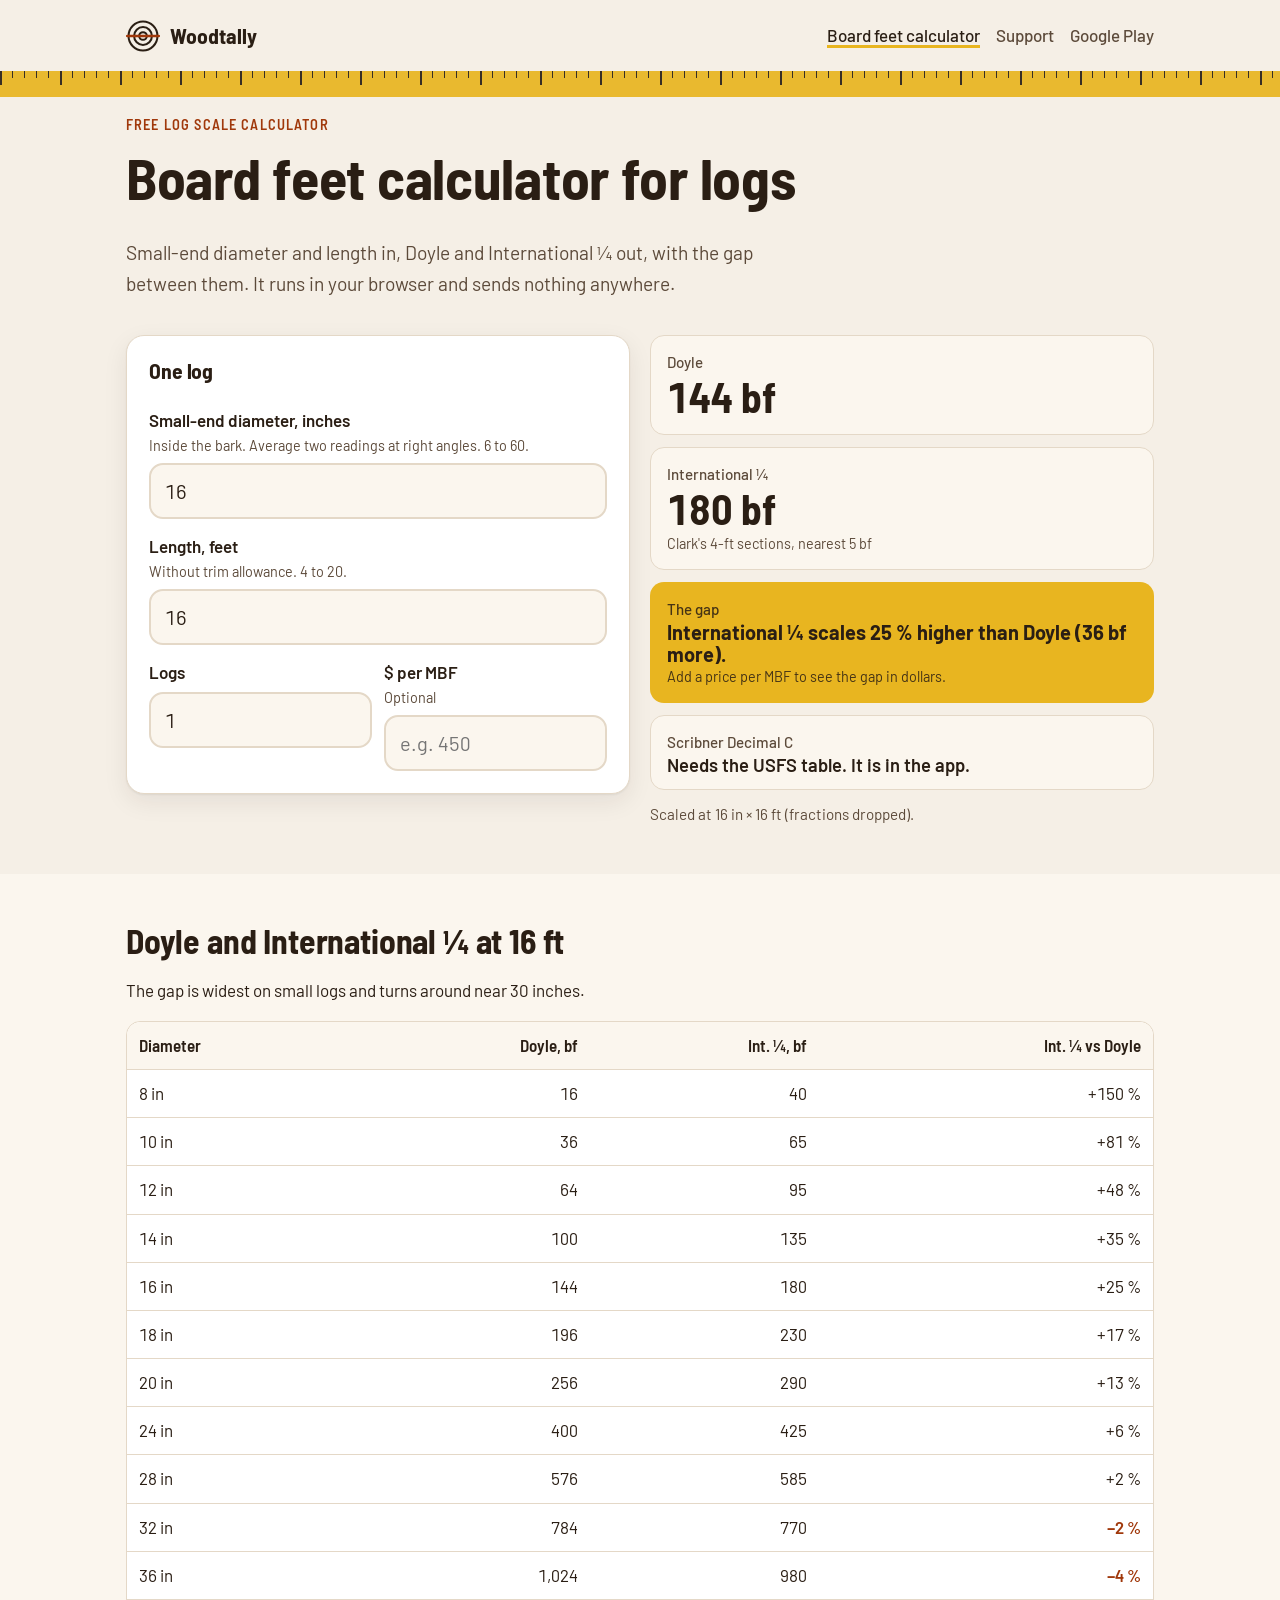
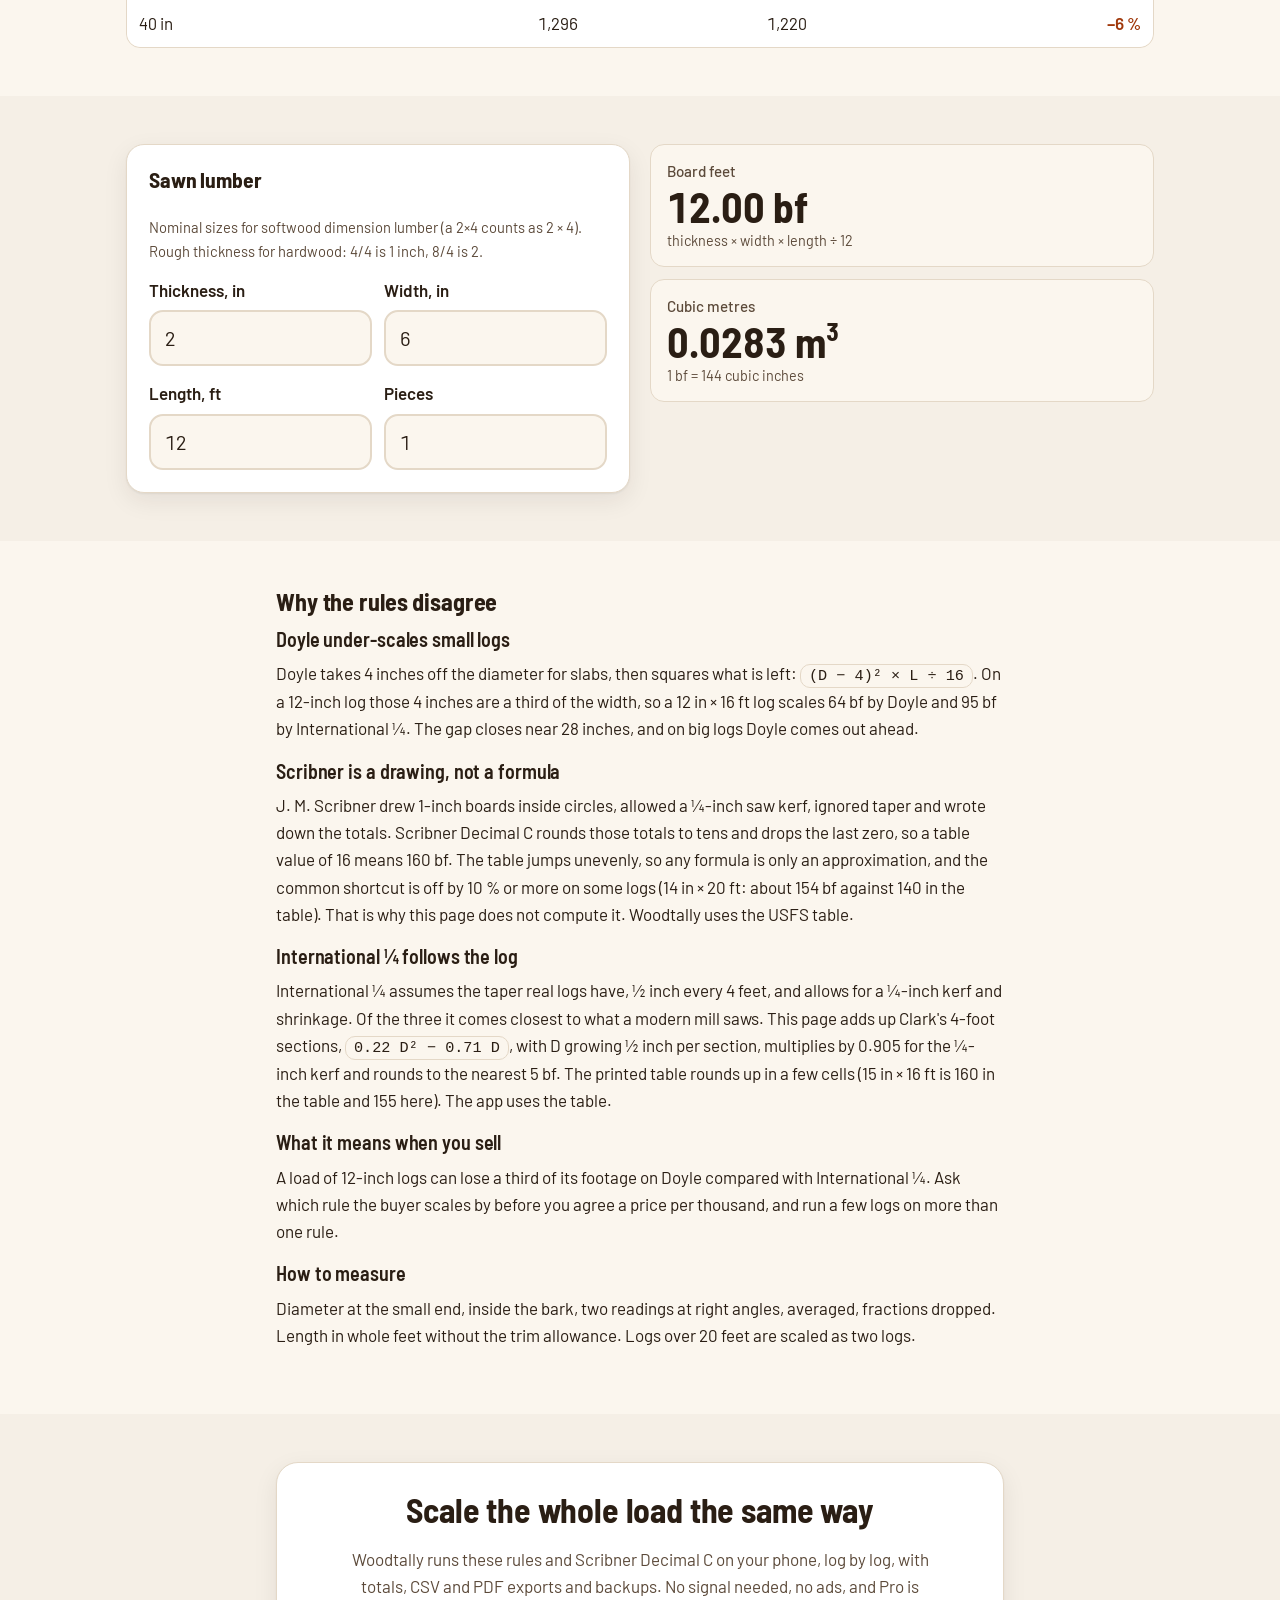
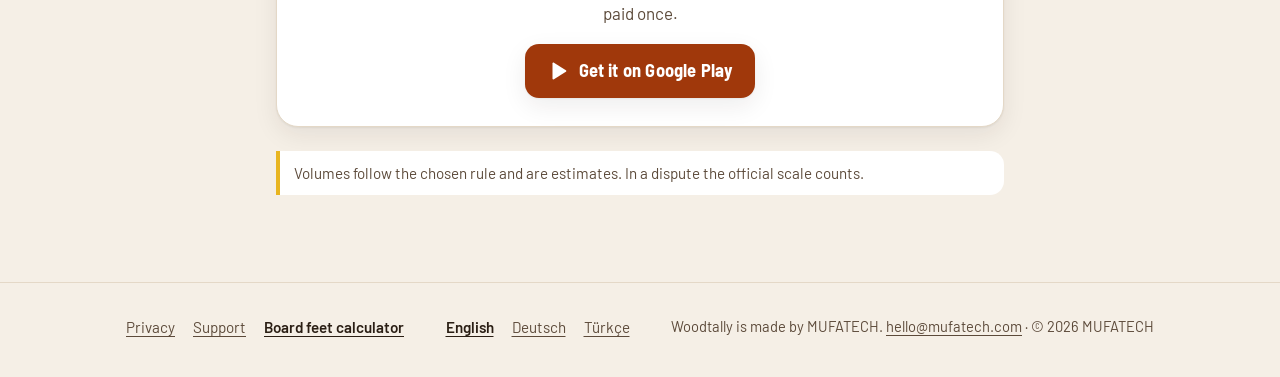
<file: board-feet-calculator.html>
<!doctype html>
<html lang="en">
<head>
  <meta charset="utf-8">
  <meta name="viewport" content="width=device-width, initial-scale=1">
  <title>Board feet calculator: Doyle vs International ¼ log scale</title>
  <meta name="description" content="Free log scale calculator. Enter small-end diameter and length to get board feet by Doyle and International ¼, and the gap between them in percent and dollars. No ads, no cookies.">
  <link rel="canonical" href="https://mufa-tech.github.io/woodtally/board-feet-calculator.html">
  <link rel="alternate" hreflang="en" href="https://mufa-tech.github.io/woodtally/board-feet-calculator.html">
  <link rel="alternate" hreflang="de" href="https://mufa-tech.github.io/woodtally/de/festmeter-rechner.html">
  <link rel="alternate" hreflang="tr" href="https://mufa-tech.github.io/woodtally/tr/kubaj-hesaplama.html">
  <link rel="alternate" hreflang="x-default" href="https://mufa-tech.github.io/woodtally/board-feet-calculator.html">
  <meta property="og:type" content="website">
  <meta property="og:site_name" content="Woodtally">
  <meta property="og:title" content="Board feet calculator: Doyle vs International ¼ log scale">
  <meta property="og:description" content="Free log scale calculator. Enter small-end diameter and length to get board feet by Doyle and International ¼, and the gap between them in percent and dollars. No ads, no cookies.">
  <meta property="og:url" content="https://mufa-tech.github.io/woodtally/board-feet-calculator.html">
  <meta property="og:locale" content="en_US">
  <meta property="og:locale:alternate" content="de_DE">
  <meta property="og:locale:alternate" content="tr_TR">
  <meta name="theme-color" content="#F5EFE6" media="(prefers-color-scheme: light)">
  <meta name="theme-color" content="#17120D" media="(prefers-color-scheme: dark)">
  <link rel="icon" href="favicon.svg" type="image/svg+xml">
  <link rel="preconnect" href="https://fonts.googleapis.com">
  <link rel="preconnect" href="https://fonts.gstatic.com" crossorigin>
  <link rel="stylesheet" href="https://fonts.googleapis.com/css2?family=Barlow:wght@400;500;600;700&amp;family=Barlow+Semi+Condensed:wght@600;700&amp;display=swap">
  <link rel="stylesheet" href="style.css">
</head>
<body>
  <a class="skip" href="#main">Skip to content</a>
  <header class="top">
    <div class="wrap">
      <a class="brand" href="./" aria-label="Woodtally home"><svg class="mark" viewBox="0 0 40 40" aria-hidden="true" focusable="false"><g class="rings" fill="none" stroke-width="2.4"><circle cx="20" cy="20" r="17"/><circle cx="20" cy="20" r="10.5"/><circle cx="20" cy="20" r="4.5"/></g><line class="cut" x1="1.5" y1="20" x2="38.5" y2="20" stroke-width="3.2" stroke-linecap="round"/></svg><span>Woodtally</span></a>
      <nav class="nav" aria-label="Woodtally">
        <a href="board-feet-calculator.html" aria-current="page">Board feet calculator</a>
        <a href="support.html">Support</a>
        <a href="https://play.google.com/store/apps/details?id=com.mufatech.woodtally" rel="noopener">Google Play</a>
      </nav>
    </div>
  </header>
  <div class="tape" role="presentation"></div>
  <main id="main">
    <div class="wrap prose" style="padding-bottom:0">
      <p class="kicker">Free log scale calculator</p>
      <h1>Board feet calculator for logs</h1>
      <p class="lead">Small-end diameter and length in, Doyle and International ¼ out, with the gap between them. It runs in your browser and sends nothing anywhere.</p>
    </div>
    <section style="padding-top:16px">
      <div class="wrap">
        <div class="calc">
          <form id="bf-form" class="card form" novalidate>
            <h2 style="font-size:1.35rem">One log</h2>
            <div class="field">
              <label for="bf-d">Small-end diameter, inches <span class="hint">Inside the bark. Average two readings at right angles. 6 to 60.</span></label>
              <input id="bf-d" name="d" type="text" inputmode="decimal" autocomplete="off" value="16">
            </div>
            <div class="field">
              <label for="bf-l">Length, feet <span class="hint">Without trim allowance. 4 to 20.</span></label>
              <input id="bf-l" name="l" type="text" inputmode="decimal" autocomplete="off" value="16">
            </div>
            <div class="unit-row">
              <div class="field">
                <label for="bf-n">Logs</label>
                <input id="bf-n" name="n" type="text" inputmode="numeric" autocomplete="off" value="1">
              </div>
              <div class="field">
                <label for="bf-p">$ per MBF <span class="hint">Optional</span></label>
                <input id="bf-p" name="p" type="text" inputmode="decimal" autocomplete="off" placeholder="e.g. 450">
              </div>
            </div>
          </form>
          <div class="results" aria-live="polite">
            <div class="res"><div class="k">Doyle</div><div class="n" id="bf-doyle">144 bf</div></div>
            <div class="res"><div class="k">International ¼</div><div class="n" id="bf-intl">180 bf</div><div class="s">Clark's 4-ft sections, nearest 5 bf</div></div>
            <div class="res hl"><div class="k">The gap</div><div class="n" style="font-size:1.25rem;font-family:var(--font)" id="bf-gap">International ¼ scales 25 % higher than Doyle (36 bf more).</div><div class="s" id="bf-money">Add a price per MBF to see the gap in dollars.</div></div>
            <div class="res muted"><div class="k">Scribner Decimal C</div><div class="n">Needs the USFS table. It is in the app.</div></div>
            <p class="msg" id="bf-msg">Scaled at 16 in × 16 ft (fractions dropped).</p>
          </div>
        </div>
      </div>
    </section>
    <section class="alt">
      <div class="wrap">
        <h2>Doyle and International ¼ at <span id="bf-table-len">16</span> ft</h2>
        <p>The gap is widest on small logs and turns around near 30 inches.</p>
        <div class="table-wrap">
          <table>
            <thead><tr><th scope="col">Diameter</th><th scope="col">Doyle, bf</th><th scope="col">Int. ¼, bf</th><th scope="col">Int. ¼ vs Doyle</th></tr></thead>
            <tbody id="bf-table">
              <tr><td>8 in</td><td>16</td><td>40</td><td>+150 %</td></tr>
              <tr><td>10 in</td><td>36</td><td>65</td><td>+81 %</td></tr>
              <tr><td>12 in</td><td>64</td><td>95</td><td>+48 %</td></tr>
              <tr><td>14 in</td><td>100</td><td>135</td><td>+35 %</td></tr>
              <tr><td>16 in</td><td>144</td><td>180</td><td>+25 %</td></tr>
              <tr><td>18 in</td><td>196</td><td>230</td><td>+17 %</td></tr>
              <tr><td>20 in</td><td>256</td><td>290</td><td>+13 %</td></tr>
              <tr><td>24 in</td><td>400</td><td>425</td><td>+6 %</td></tr>
              <tr><td>28 in</td><td>576</td><td>585</td><td>+2 %</td></tr>
              <tr><td>32 in</td><td>784</td><td>770</td><td class="neg">−2 %</td></tr>
              <tr><td>36 in</td><td>1,024</td><td>980</td><td class="neg">−4 %</td></tr>
              <tr><td>40 in</td><td>1,296</td><td>1,220</td><td class="neg">−6 %</td></tr>
            </tbody>
          </table>
        </div>
      </div>
    </section>
    <section>
      <div class="wrap">
        <div class="calc">
          <form id="lb-form" class="card form" novalidate>
            <h2 style="font-size:1.35rem">Sawn lumber</h2>
            <p class="small" style="margin:0">Nominal sizes for softwood dimension lumber (a 2×4 counts as 2 × 4). Rough thickness for hardwood: 4/4 is 1 inch, 8/4 is 2.</p>
            <div class="unit-row">
              <div class="field"><label for="lb-t">Thickness, in</label><input id="lb-t" type="text" inputmode="decimal" autocomplete="off" value="2"></div>
              <div class="field"><label for="lb-w">Width, in</label><input id="lb-w" type="text" inputmode="decimal" autocomplete="off" value="6"></div>
            </div>
            <div class="unit-row">
              <div class="field"><label for="lb-l">Length, ft</label><input id="lb-l" type="text" inputmode="decimal" autocomplete="off" value="12"></div>
              <div class="field"><label for="lb-n">Pieces</label><input id="lb-n" type="text" inputmode="numeric" autocomplete="off" value="1"></div>
            </div>
          </form>
          <div class="results" aria-live="polite">
            <div class="res"><div class="k">Board feet</div><div class="n" id="lb-bf">12.00 bf</div><div class="s">thickness × width × length ÷ 12</div></div>
            <div class="res"><div class="k">Cubic metres</div><div class="n" id="lb-m3">0.0283 m³</div><div class="s">1 bf = 144 cubic inches</div></div>
            <p class="msg" id="lb-msg"></p>
          </div>
        </div>
      </div>
    </section>
    <section class="alt">
      <div class="wrap narrow prose" style="padding-top:0;padding-bottom:0">
        <h2 style="margin-top:0">Why the rules disagree</h2>
        <h3>Doyle under-scales small logs</h3>
        <p>Doyle takes 4 inches off the diameter for slabs, then squares what is left: <span class="formula">(D − 4)² × L ÷ 16</span>. On a 12-inch log those 4 inches are a third of the width, so a 12 in × 16 ft log scales 64 bf by Doyle and 95 bf by International ¼. The gap closes near 28 inches, and on big logs Doyle comes out ahead.</p>
        <h3>Scribner is a drawing, not a formula</h3>
        <p>J. M. Scribner drew 1-inch boards inside circles, allowed a ¼-inch saw kerf, ignored taper and wrote down the totals. Scribner Decimal C rounds those totals to tens and drops the last zero, so a table value of 16 means 160 bf. The table jumps unevenly, so any formula is only an approximation, and the common shortcut is off by 10 % or more on some logs (14 in × 20 ft: about 154 bf against 140 in the table). That is why this page does not compute it. Woodtally uses the USFS table.</p>
        <h3>International ¼ follows the log</h3>
        <p>International ¼ assumes the taper real logs have, ½ inch every 4 feet, and allows for a ¼-inch kerf and shrinkage. Of the three it comes closest to what a modern mill saws. This page adds up Clark's 4-foot sections, <span class="formula">0.22 D² − 0.71 D</span>, with D growing ½ inch per section, multiplies by 0.905 for the ¼-inch kerf and rounds to the nearest 5 bf. The printed table rounds up in a few cells (15 in × 16 ft is 160 in the table and 155 here). The app uses the table.</p>
        <h3>What it means when you sell</h3>
        <p>A load of 12-inch logs can lose a third of its footage on Doyle compared with International ¼. Ask which rule the buyer scales by before you agree a price per thousand, and run a few logs on more than one rule.</p>
        <h3>How to measure</h3>
        <p>Diameter at the small end, inside the bark, two readings at right angles, averaged, fractions dropped. Length in whole feet without the trim allowance. Logs over 20 feet are scaled as two logs.</p>
      </div>
    </section>
    <section>
      <div class="wrap narrow">
        <div class="cta">
          <h2>Scale the whole load the same way</h2>
          <p>Woodtally runs these rules and Scribner Decimal C on your phone, log by log, with totals, CSV and PDF exports and backups. No signal needed, no ads, and Pro is paid once.</p>
          <a class="btn " href="https://play.google.com/store/apps/details?id=com.mufatech.woodtally" rel="noopener"><svg viewBox="0 0 24 24" aria-hidden="true" focusable="false"><path d="M6 3.8v16.4c0 .8.9 1.3 1.6.9l13-8.2c.6-.4.6-1.4 0-1.8l-13-8.2C6.9 2.5 6 3 6 3.8z" fill="currentColor"/></svg><span>Get it on Google Play</span></a>
        </div>
        <p class="disclaimer" style="margin-top:24px">Volumes follow the chosen rule and are estimates. In a dispute the official scale counts.</p>
      </div>
    </section>
  </main>
  <footer class="foot">
    <div class="wrap">
      <nav aria-label="Privacy, Support">
        <a href="privacy.html">Privacy</a>
        <a href="support.html">Support</a>
        <a href="board-feet-calculator.html" aria-current="page">Board feet calculator</a>
      </nav>
      <nav aria-label="Language">
        <a href="board-feet-calculator.html" hreflang="en" lang="en" aria-current="true">English</a>
        <a href="de/festmeter-rechner.html" hreflang="de" lang="de">Deutsch</a>
        <a href="tr/kubaj-hesaplama.html" hreflang="tr" lang="tr">Türkçe</a>
      </nav>
      <p class="small" style="margin:0">Woodtally is made by MUFATECH. <a href="mailto:hello@mufatech.com">hello@mufatech.com</a> · © 2026 MUFATECH</p>
    </div>
  </footer>
  <script src="calc.js" defer></script>
</body>
</html>
</file>
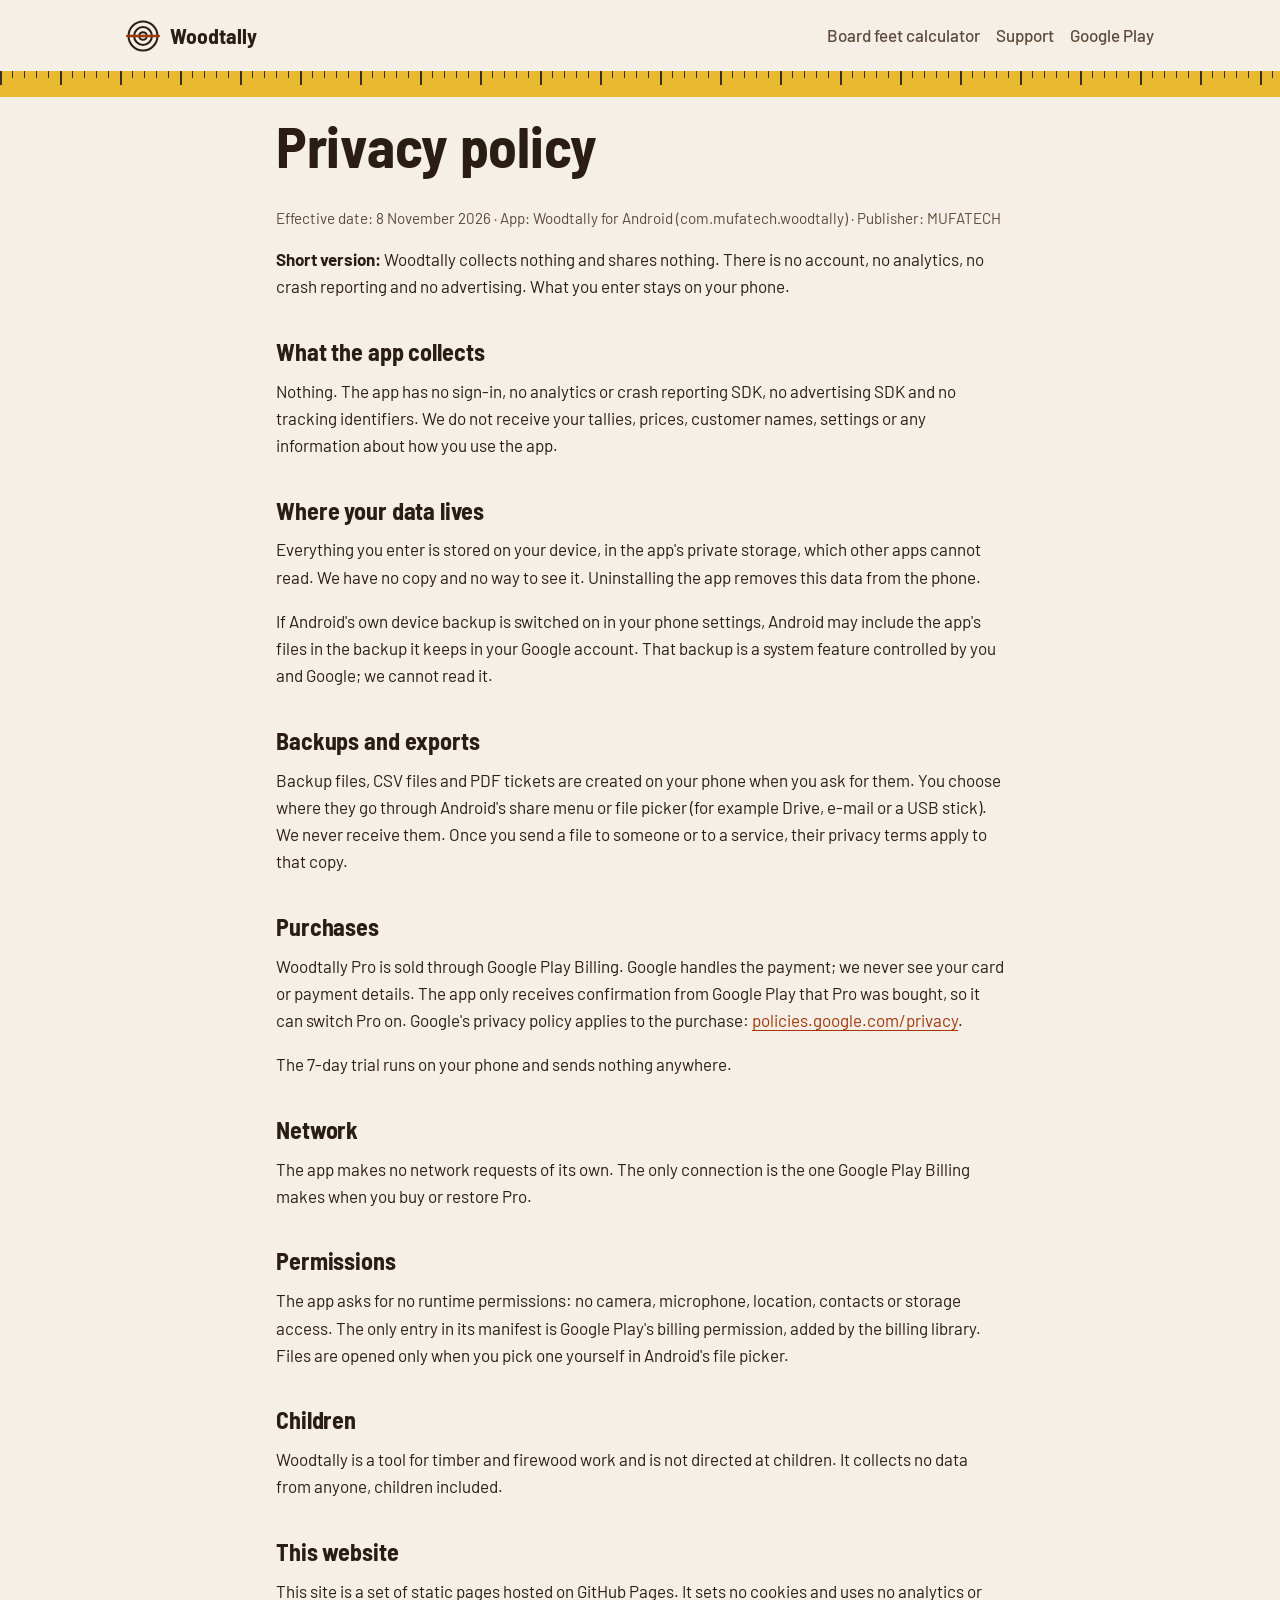
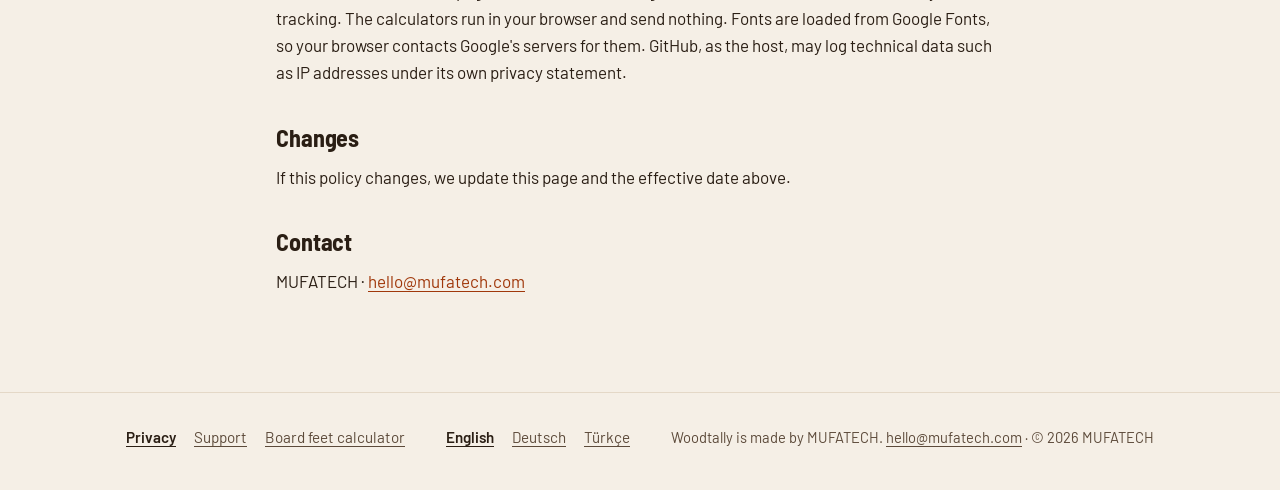
<file: privacy.html>
<!doctype html>
<html lang="en">
<head>
  <meta charset="utf-8">
  <meta name="viewport" content="width=device-width, initial-scale=1">
  <title>Privacy policy · Woodtally</title>
  <meta name="description" content="Woodtally collects no data. No account, no analytics, no ads. Your tallies stay on your phone; purchases go through Google Play Billing.">
  <link rel="canonical" href="https://mufa-tech.github.io/woodtally/privacy.html">
  <link rel="alternate" hreflang="en" href="https://mufa-tech.github.io/woodtally/privacy.html">
  <link rel="alternate" hreflang="de" href="https://mufa-tech.github.io/woodtally/de/privacy.html">
  <link rel="alternate" hreflang="tr" href="https://mufa-tech.github.io/woodtally/tr/privacy.html">
  <link rel="alternate" hreflang="x-default" href="https://mufa-tech.github.io/woodtally/privacy.html">
  <meta property="og:type" content="website">
  <meta property="og:site_name" content="Woodtally">
  <meta property="og:title" content="Privacy policy · Woodtally">
  <meta property="og:description" content="Woodtally collects no data. No account, no analytics, no ads. Your tallies stay on your phone; purchases go through Google Play Billing.">
  <meta property="og:url" content="https://mufa-tech.github.io/woodtally/privacy.html">
  <meta property="og:locale" content="en_US">
  <meta property="og:locale:alternate" content="de_DE">
  <meta property="og:locale:alternate" content="tr_TR">
  <meta name="theme-color" content="#F5EFE6" media="(prefers-color-scheme: light)">
  <meta name="theme-color" content="#17120D" media="(prefers-color-scheme: dark)">
  <link rel="icon" href="favicon.svg" type="image/svg+xml">
  <link rel="preconnect" href="https://fonts.googleapis.com">
  <link rel="preconnect" href="https://fonts.gstatic.com" crossorigin>
  <link rel="stylesheet" href="https://fonts.googleapis.com/css2?family=Barlow:wght@400;500;600;700&amp;family=Barlow+Semi+Condensed:wght@600;700&amp;display=swap">
  <link rel="stylesheet" href="style.css">
</head>
<body>
  <a class="skip" href="#main">Skip to content</a>
  <header class="top">
    <div class="wrap">
      <a class="brand" href="./" aria-label="Woodtally home"><svg class="mark" viewBox="0 0 40 40" aria-hidden="true" focusable="false"><g class="rings" fill="none" stroke-width="2.4"><circle cx="20" cy="20" r="17"/><circle cx="20" cy="20" r="10.5"/><circle cx="20" cy="20" r="4.5"/></g><line class="cut" x1="1.5" y1="20" x2="38.5" y2="20" stroke-width="3.2" stroke-linecap="round"/></svg><span>Woodtally</span></a>
      <nav class="nav" aria-label="Woodtally">
        <a href="board-feet-calculator.html">Board feet calculator</a>
        <a href="support.html">Support</a>
        <a href="https://play.google.com/store/apps/details?id=com.mufatech.woodtally" rel="noopener">Google Play</a>
      </nav>
    </div>
  </header>
  <div class="tape" role="presentation"></div>
  <main id="main">
    <div class="wrap narrow prose">
      <h1>Privacy policy</h1>
      <p class="meta">Effective date: 8 November 2026 · App: Woodtally for Android (com.mufatech.woodtally) · Publisher: MUFATECH</p>
      <p><strong>Short version:</strong> Woodtally collects nothing and shares nothing. There is no account, no analytics, no crash reporting and no advertising. What you enter stays on your phone.</p>
      <h2>What the app collects</h2>
      <p>Nothing. The app has no sign-in, no analytics or crash reporting SDK, no advertising SDK and no tracking identifiers. We do not receive your tallies, prices, customer names, settings or any information about how you use the app.</p>
      <h2>Where your data lives</h2>
      <p>Everything you enter is stored on your device, in the app's private storage, which other apps cannot read. We have no copy and no way to see it. Uninstalling the app removes this data from the phone.</p>
      <p>If Android's own device backup is switched on in your phone settings, Android may include the app's files in the backup it keeps in your Google account. That backup is a system feature controlled by you and Google; we cannot read it.</p>
      <h2>Backups and exports</h2>
      <p>Backup files, CSV files and PDF tickets are created on your phone when you ask for them. You choose where they go through Android's share menu or file picker (for example Drive, e-mail or a USB stick). We never receive them. Once you send a file to someone or to a service, their privacy terms apply to that copy.</p>
      <h2>Purchases</h2>
      <p>Woodtally Pro is sold through Google Play Billing. Google handles the payment; we never see your card or payment details. The app only receives confirmation from Google Play that Pro was bought, so it can switch Pro on. Google's privacy policy applies to the purchase: <a href="https://policies.google.com/privacy" rel="noopener">policies.google.com/privacy</a>.</p>
      <p>The 7-day trial runs on your phone and sends nothing anywhere.</p>
      <h2>Network</h2>
      <p>The app makes no network requests of its own. The only connection is the one Google Play Billing makes when you buy or restore Pro.</p>
      <h2>Permissions</h2>
      <p>The app asks for no runtime permissions: no camera, microphone, location, contacts or storage access. The only entry in its manifest is Google Play's billing permission, added by the billing library. Files are opened only when you pick one yourself in Android's file picker.</p>
      <h2>Children</h2>
      <p>Woodtally is a tool for timber and firewood work and is not directed at children. It collects no data from anyone, children included.</p>
      <h2>This website</h2>
      <p>This site is a set of static pages hosted on GitHub Pages. It sets no cookies and uses no analytics or tracking. The calculators run in your browser and send nothing. Fonts are loaded from Google Fonts, so your browser contacts Google's servers for them. GitHub, as the host, may log technical data such as IP addresses under its own privacy statement.</p>
      <h2>Changes</h2>
      <p>If this policy changes, we update this page and the effective date above.</p>
      <h2>Contact</h2>
      <p>MUFATECH · <a href="mailto:hello@mufatech.com">hello@mufatech.com</a></p>
    </div>
  </main>
  <footer class="foot">
    <div class="wrap">
      <nav aria-label="Privacy, Support">
        <a href="privacy.html" aria-current="page">Privacy</a>
        <a href="support.html">Support</a>
        <a href="board-feet-calculator.html">Board feet calculator</a>
      </nav>
      <nav aria-label="Language">
        <a href="privacy.html" hreflang="en" lang="en" aria-current="true">English</a>
        <a href="de/privacy.html" hreflang="de" lang="de">Deutsch</a>
        <a href="tr/privacy.html" hreflang="tr" lang="tr">Türkçe</a>
      </nav>
      <p class="small" style="margin:0">Woodtally is made by MUFATECH. <a href="mailto:hello@mufatech.com">hello@mufatech.com</a> · © 2026 MUFATECH</p>
    </div>
  </footer>
</body>
</html>
</file>
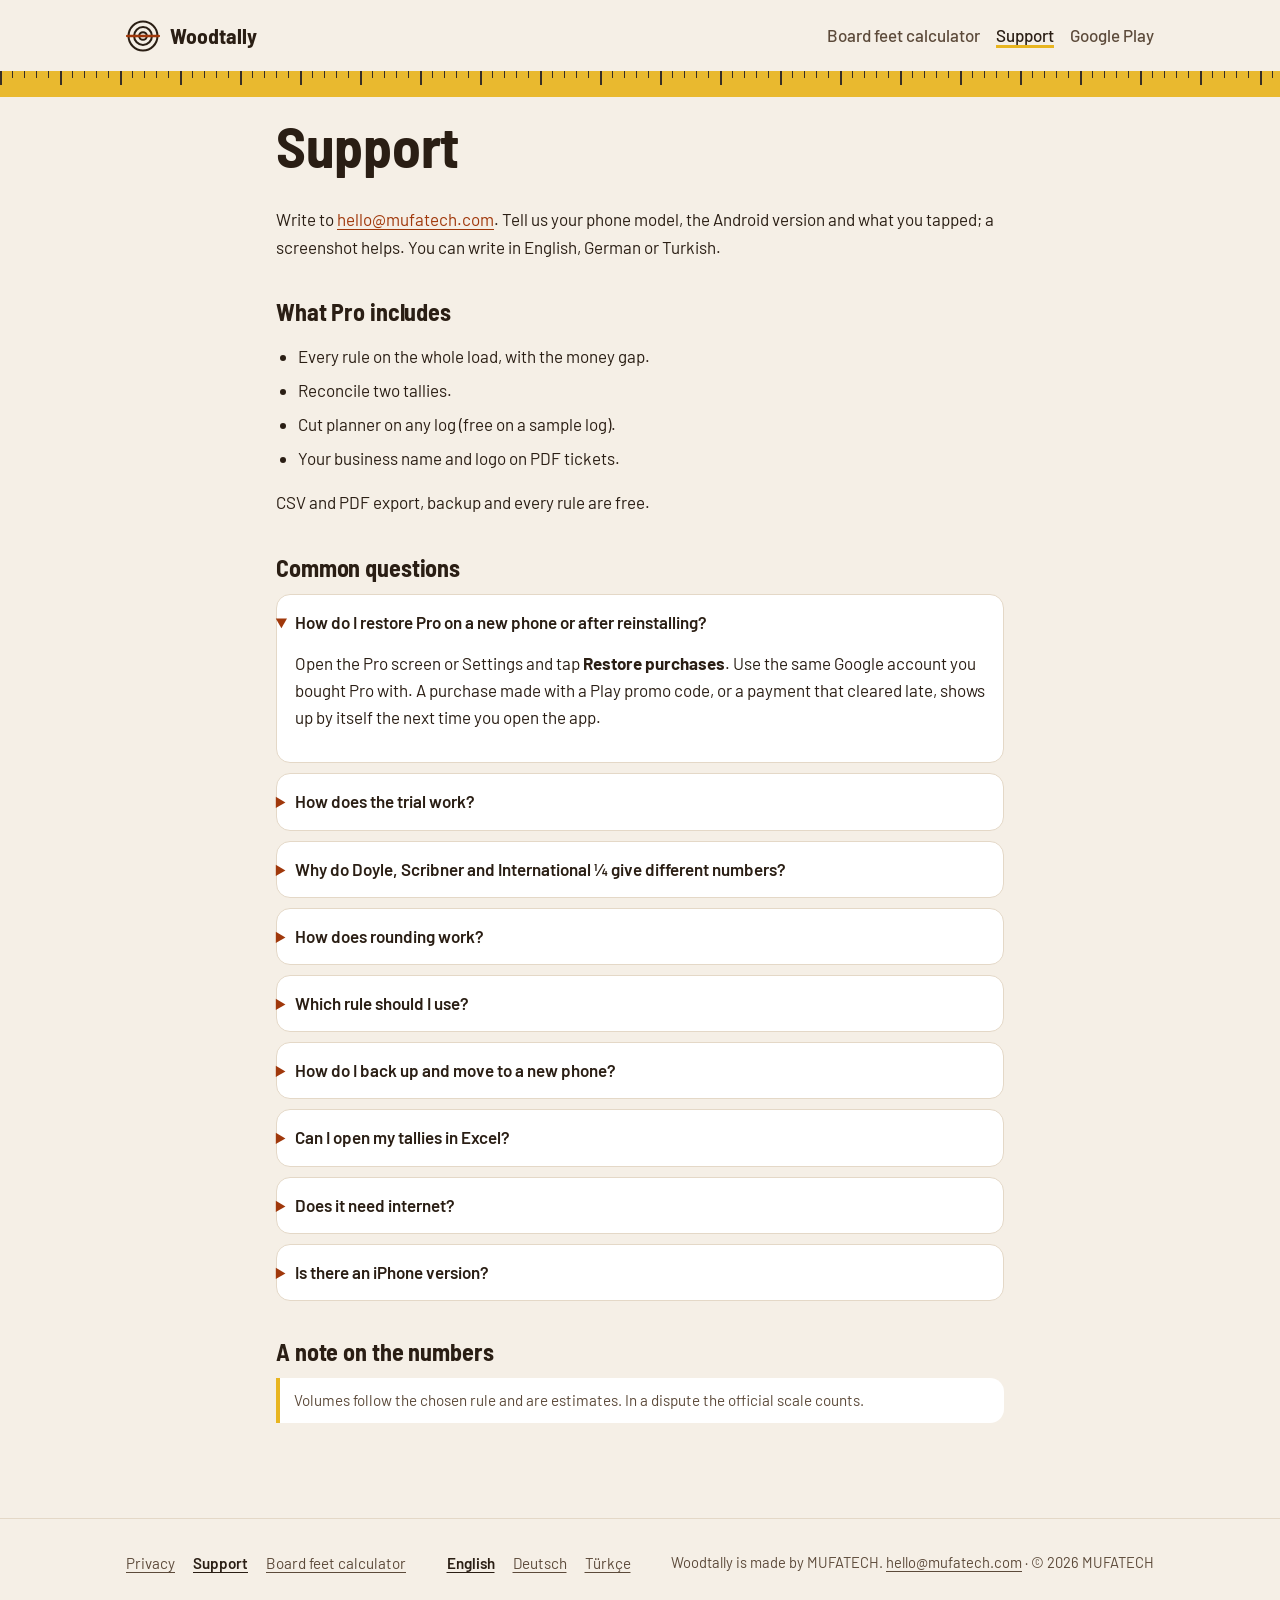
<file: support.html>
<!doctype html>
<html lang="en">
<head>
  <meta charset="utf-8">
  <meta name="viewport" content="width=device-width, initial-scale=1">
  <title>Support and FAQ · Woodtally</title>
  <meta name="description" content="Help for Woodtally: restore purchases, the 7-day trial, why Doyle, Scribner and International ¼ differ, rounding, backup and restore.">
  <link rel="canonical" href="https://mufa-tech.github.io/woodtally/support.html">
  <link rel="alternate" hreflang="en" href="https://mufa-tech.github.io/woodtally/support.html">
  <link rel="alternate" hreflang="de" href="https://mufa-tech.github.io/woodtally/de/support.html">
  <link rel="alternate" hreflang="tr" href="https://mufa-tech.github.io/woodtally/tr/support.html">
  <link rel="alternate" hreflang="x-default" href="https://mufa-tech.github.io/woodtally/support.html">
  <meta property="og:type" content="website">
  <meta property="og:site_name" content="Woodtally">
  <meta property="og:title" content="Support and FAQ · Woodtally">
  <meta property="og:description" content="Help for Woodtally: restore purchases, the 7-day trial, why Doyle, Scribner and International ¼ differ, rounding, backup and restore.">
  <meta property="og:url" content="https://mufa-tech.github.io/woodtally/support.html">
  <meta property="og:locale" content="en_US">
  <meta property="og:locale:alternate" content="de_DE">
  <meta property="og:locale:alternate" content="tr_TR">
  <meta name="theme-color" content="#F5EFE6" media="(prefers-color-scheme: light)">
  <meta name="theme-color" content="#17120D" media="(prefers-color-scheme: dark)">
  <link rel="icon" href="favicon.svg" type="image/svg+xml">
  <link rel="preconnect" href="https://fonts.googleapis.com">
  <link rel="preconnect" href="https://fonts.gstatic.com" crossorigin>
  <link rel="stylesheet" href="https://fonts.googleapis.com/css2?family=Barlow:wght@400;500;600;700&amp;family=Barlow+Semi+Condensed:wght@600;700&amp;display=swap">
  <link rel="stylesheet" href="style.css">
</head>
<body>
  <a class="skip" href="#main">Skip to content</a>
  <header class="top">
    <div class="wrap">
      <a class="brand" href="./" aria-label="Woodtally home"><svg class="mark" viewBox="0 0 40 40" aria-hidden="true" focusable="false"><g class="rings" fill="none" stroke-width="2.4"><circle cx="20" cy="20" r="17"/><circle cx="20" cy="20" r="10.5"/><circle cx="20" cy="20" r="4.5"/></g><line class="cut" x1="1.5" y1="20" x2="38.5" y2="20" stroke-width="3.2" stroke-linecap="round"/></svg><span>Woodtally</span></a>
      <nav class="nav" aria-label="Woodtally">
        <a href="board-feet-calculator.html">Board feet calculator</a>
        <a href="support.html" aria-current="page">Support</a>
        <a href="https://play.google.com/store/apps/details?id=com.mufatech.woodtally" rel="noopener">Google Play</a>
      </nav>
    </div>
  </header>
  <div class="tape" role="presentation"></div>
  <main id="main">
    <div class="wrap narrow prose">
      <h1>Support</h1>
      <p>Write to <a href="mailto:hello@mufatech.com">hello@mufatech.com</a>. Tell us your phone model, the Android version and what you tapped; a screenshot helps. You can write in English, German or Turkish.</p>
      <h2>What Pro includes</h2>
      <ul>
        <li>Every rule on the whole load, with the money gap.</li>
        <li>Reconcile two tallies.</li>
        <li>Cut planner on any log (free on a sample log).</li>
        <li>Your business name and logo on PDF tickets.</li>
      </ul>
      <p>CSV and PDF export, backup and every rule are free.</p>
      <h2>Common questions</h2>
      <details open>
        <summary>How do I restore Pro on a new phone or after reinstalling?</summary>
        <p>Open the Pro screen or Settings and tap <strong>Restore purchases</strong>. Use the same Google account you bought Pro with. A purchase made with a Play promo code, or a payment that cleared late, shows up by itself the next time you open the app.</p>
      </details>
      <details>
        <summary>How does the trial work?</summary>
        <p>You start it yourself from the Pro screen. For 7 days every Pro tool is open. The trial runs on your phone only and never turns into a charge, so there is nothing to cancel. When it ends, Pro tools go back to preview, and your tallies, edits, totals and exports stay free.</p>
      </details>
      <details>
        <summary>Why do Doyle, Scribner and International ¼ give different numbers?</summary>
        <p>They were built on different ideas of how much lumber a log holds.</p>
        <ul>
          <li><strong>Doyle</strong> takes 4 inches off the diameter for slabs and squares the rest. Small logs scale low, very large logs scale high.</li>
          <li><strong>Scribner</strong> comes from drawings of 1-inch boards inside a circle, with a ¼-inch kerf and no taper. Scribner Decimal C rounds those figures to tens. It is a table, so Woodtally uses the USFS table and not an approximation.</li>
          <li><strong>International ¼</strong> adds a taper of ½ inch per 4 feet and allows for kerf and shrinkage. It is closest to what a modern mill saws.</li>
          <li><strong>Cubic rules</strong> (Huber, Festmeter, kübaj) measure wood volume, not boards.</li>
        </ul>
        <p>The fair scale card shows them side by side, with the rule, the table and the rounding next to every number. The <a href="board-feet-calculator.html">board feet calculator</a> on this site explains the gap in more detail.</p>
      </details>
      <details>
        <summary>How does rounding work?</summary>
        <p>Diameter rounding is your choice: drop the fraction (default), nearest inch or nearest ½ inch. The choice is printed on every ticket. Each rule then rounds the way its table does: Doyle to whole board feet, Scribner Decimal C to tens, International ¼ to the nearest 5. Metric rules follow their own practice, for example the German RVR rounds the diameter down to whole centimetres and the volume to two decimals.</p>
      </details>
      <details>
        <summary>Which rule should I use?</summary>
        <p>The one in your contract, or the one your buyer scales by. Some states name a rule for certain sales. Ask before you agree a price per thousand, and check a few logs on more than one rule.</p>
      </details>
      <details>
        <summary>How do I back up and move to a new phone?</summary>
        <p>In Settings, tap <strong>Back up everything</strong>. You get one file with every tally and setting. Keep it in Drive, mail it to yourself or copy it to a USB stick. On the new phone, install Woodtally, tap <strong>Restore from a backup</strong> and pick the file.</p>
      </details>
      <details>
        <summary>Can I open my tallies in Excel?</summary>
        <p>Yes. Export a tally as CSV and open it in Excel, Google Sheets or LibreOffice. PDF tickets can be printed or shared from the same menu. Both are free.</p>
      </details>
      <details>
        <summary>Does it need internet?</summary>
        <p>No. Everything works without signal. Only buying or restoring Pro talks to Google Play.</p>
      </details>
      <details>
        <summary>Is there an iPhone version?</summary>
        <p>Not yet. Woodtally is on Android for now.</p>
      </details>
      <h2>A note on the numbers</h2>
      <p class="disclaimer">Volumes follow the chosen rule and are estimates. In a dispute the official scale counts.</p>
    </div>
  </main>
  <footer class="foot">
    <div class="wrap">
      <nav aria-label="Privacy, Support">
        <a href="privacy.html">Privacy</a>
        <a href="support.html" aria-current="page">Support</a>
        <a href="board-feet-calculator.html">Board feet calculator</a>
      </nav>
      <nav aria-label="Language">
        <a href="support.html" hreflang="en" lang="en" aria-current="true">English</a>
        <a href="de/support.html" hreflang="de" lang="de">Deutsch</a>
        <a href="tr/support.html" hreflang="tr" lang="tr">Türkçe</a>
      </nav>
      <p class="small" style="margin:0">Woodtally is made by MUFATECH. <a href="mailto:hello@mufatech.com">hello@mufatech.com</a> · © 2026 MUFATECH</p>
    </div>
  </footer>
</body>
</html>
</file>
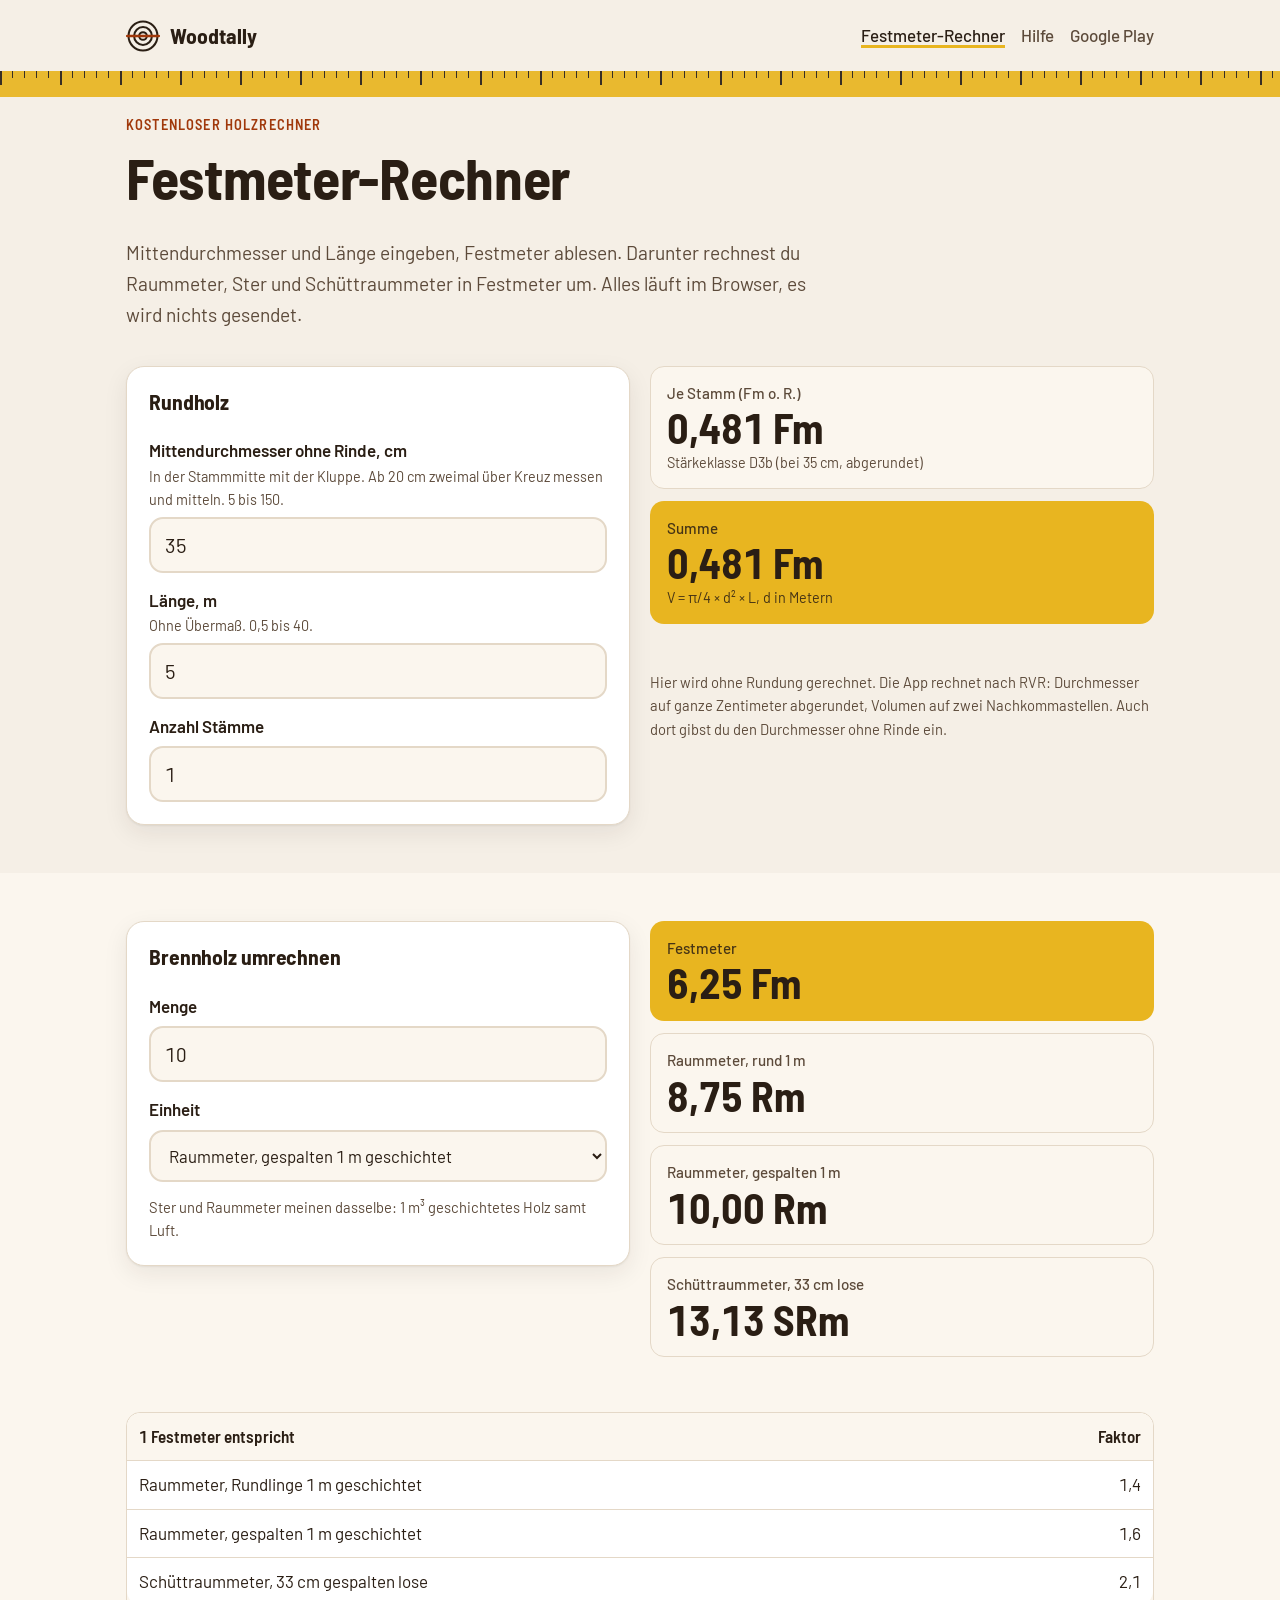
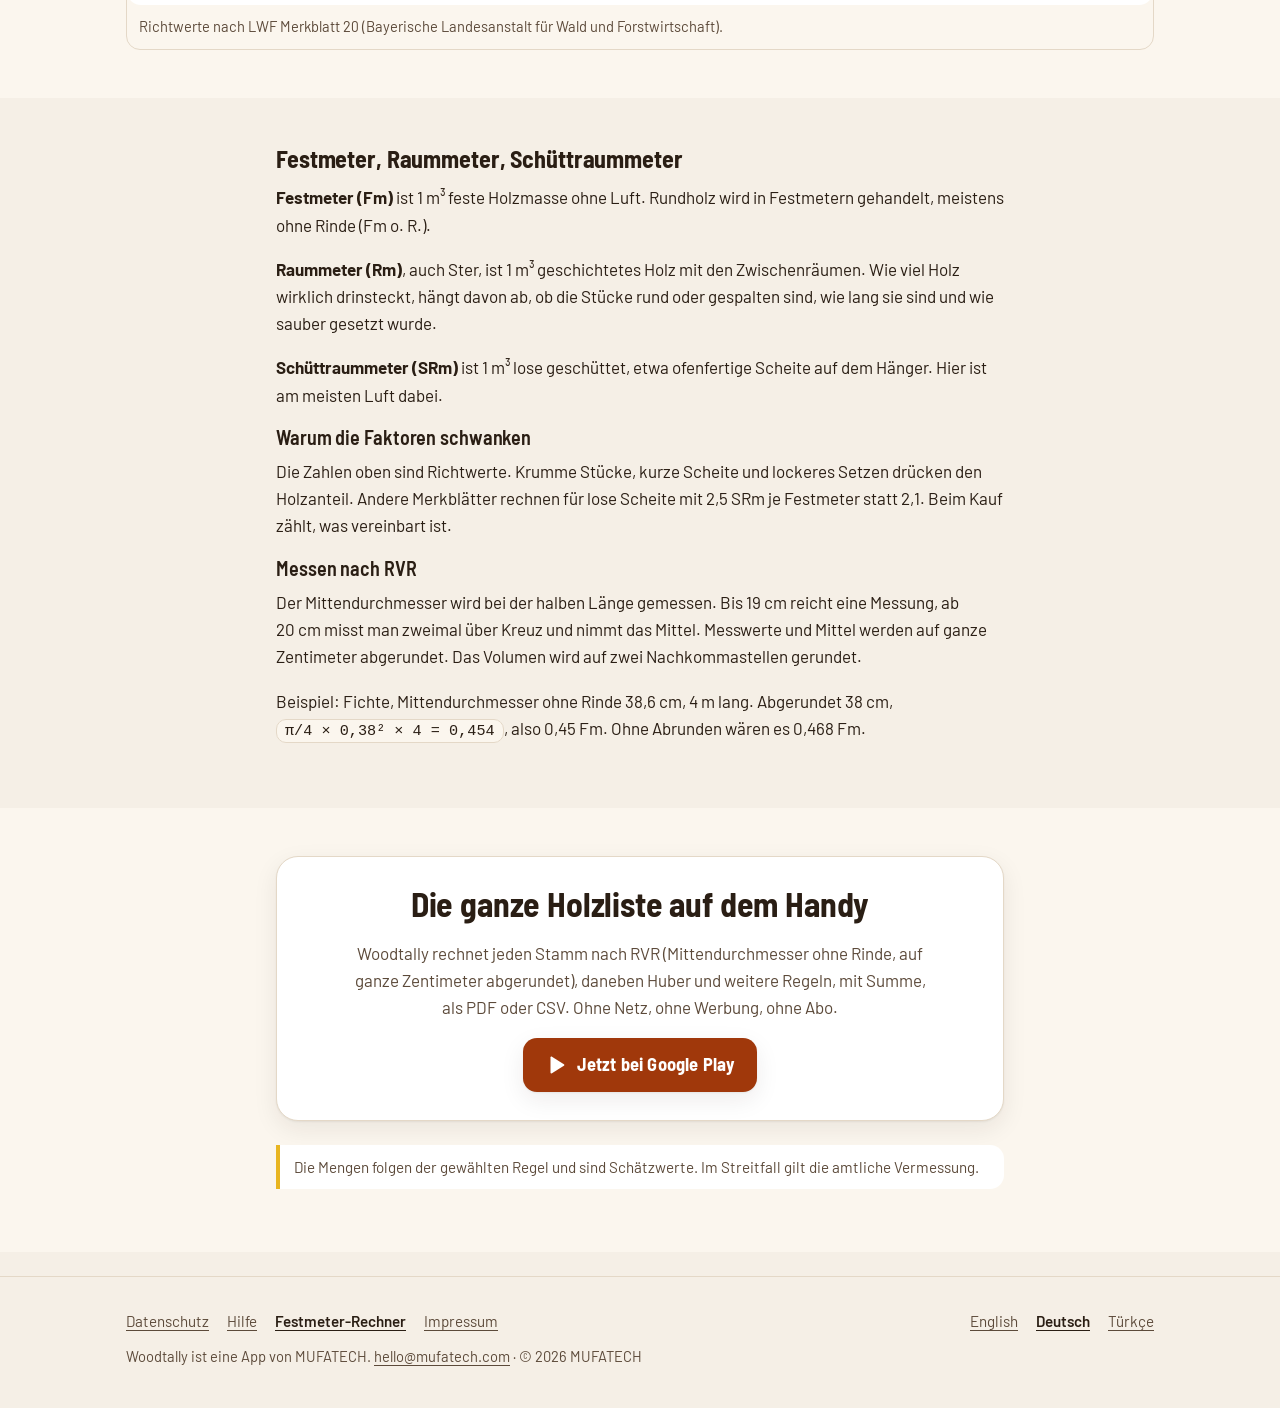
<file: de/festmeter-rechner.html>
<!doctype html>
<html lang="de">
<head>
  <meta charset="utf-8">
  <meta name="viewport" content="width=device-width, initial-scale=1">
  <title>Festmeter-Rechner: Rundholz und Brennholz umrechnen (Fm, Rm, SRm)</title>
  <meta name="description" content="Festmeter nach Huber aus Mittendurchmesser und Länge berechnen, Raummeter, Ster und Schüttraummeter in Festmeter umrechnen. Kostenlos, ohne Werbung, ohne Cookies.">
  <link rel="canonical" href="https://mufa-tech.github.io/woodtally/de/festmeter-rechner.html">
  <link rel="alternate" hreflang="en" href="https://mufa-tech.github.io/woodtally/board-feet-calculator.html">
  <link rel="alternate" hreflang="de" href="https://mufa-tech.github.io/woodtally/de/festmeter-rechner.html">
  <link rel="alternate" hreflang="tr" href="https://mufa-tech.github.io/woodtally/tr/kubaj-hesaplama.html">
  <link rel="alternate" hreflang="x-default" href="https://mufa-tech.github.io/woodtally/board-feet-calculator.html">
  <meta property="og:type" content="website">
  <meta property="og:site_name" content="Woodtally">
  <meta property="og:title" content="Festmeter-Rechner: Rundholz und Brennholz umrechnen (Fm, Rm, SRm)">
  <meta property="og:description" content="Festmeter nach Huber aus Mittendurchmesser und Länge berechnen, Raummeter, Ster und Schüttraummeter in Festmeter umrechnen. Kostenlos, ohne Werbung, ohne Cookies.">
  <meta property="og:url" content="https://mufa-tech.github.io/woodtally/de/festmeter-rechner.html">
  <meta property="og:locale" content="de_DE">
  <meta property="og:locale:alternate" content="en_US">
  <meta property="og:locale:alternate" content="tr_TR">
  <meta name="theme-color" content="#F5EFE6" media="(prefers-color-scheme: light)">
  <meta name="theme-color" content="#17120D" media="(prefers-color-scheme: dark)">
  <link rel="icon" href="../favicon.svg" type="image/svg+xml">
  <link rel="preconnect" href="https://fonts.googleapis.com">
  <link rel="preconnect" href="https://fonts.gstatic.com" crossorigin>
  <link rel="stylesheet" href="https://fonts.googleapis.com/css2?family=Barlow:wght@400;500;600;700&amp;family=Barlow+Semi+Condensed:wght@600;700&amp;display=swap">
  <link rel="stylesheet" href="../style.css">
</head>
<body>
  <a class="skip" href="#main">Zum Inhalt</a>
  <header class="top">
    <div class="wrap">
      <a class="brand" href="./" aria-label="Woodtally Startseite"><svg class="mark" viewBox="0 0 40 40" aria-hidden="true" focusable="false"><g class="rings" fill="none" stroke-width="2.4"><circle cx="20" cy="20" r="17"/><circle cx="20" cy="20" r="10.5"/><circle cx="20" cy="20" r="4.5"/></g><line class="cut" x1="1.5" y1="20" x2="38.5" y2="20" stroke-width="3.2" stroke-linecap="round"/></svg><span>Woodtally</span></a>
      <nav class="nav" aria-label="Woodtally">
        <a href="festmeter-rechner.html" aria-current="page">Festmeter-Rechner</a>
        <a href="support.html">Hilfe</a>
        <a href="https://play.google.com/store/apps/details?id=com.mufatech.woodtally&hl=de" rel="noopener">Google Play</a>
      </nav>
    </div>
  </header>
  <div class="tape" role="presentation"></div>
  <main id="main">
    <div class="wrap prose" style="padding-bottom:0">
      <p class="kicker">Kostenloser Holzrechner</p>
      <h1>Festmeter-Rechner</h1>
      <p class="lead">Mittendurchmesser und Länge eingeben, Festmeter ablesen. Darunter rechnest du Raummeter, Ster und Schüttraummeter in Festmeter um. Alles läuft im Browser, es wird nichts gesendet.</p>
    </div>
    <section style="padding-top:16px">
      <div class="wrap">
        <div class="calc">
          <form id="fm-form" class="card form" novalidate>
            <h2 style="font-size:1.35rem">Rundholz</h2>
            <div class="field">
              <label for="fm-d">Mittendurchmesser ohne Rinde, cm <span class="hint">In der Stammmitte mit der Kluppe. Ab 20 cm zweimal über Kreuz messen und mitteln. 5 bis 150.</span></label>
              <input id="fm-d" type="text" inputmode="decimal" autocomplete="off" value="35">
            </div>
            <div class="field">
              <label for="fm-l">Länge, m <span class="hint">Ohne Übermaß. 0,5 bis 40.</span></label>
              <input id="fm-l" type="text" inputmode="decimal" autocomplete="off" value="5">
            </div>
            <div class="field">
              <label for="fm-n">Anzahl Stämme</label>
              <input id="fm-n" type="text" inputmode="numeric" autocomplete="off" value="1">
            </div>
          </form>
          <div class="results" aria-live="polite">
            <div class="res"><div class="k">Je Stamm (Fm o. R.)</div><div class="n" id="fm-v">0,481 Fm</div><div class="s" id="fm-class">Stärkeklasse D3b (bei 35 cm, abgerundet)</div></div>
            <div class="res hl"><div class="k">Summe</div><div class="n" id="fm-total">0,481 Fm</div><div class="s">V = π/4 × d² × L, d in Metern</div></div>
            <p class="msg" id="fm-msg"></p>
            <p class="small" style="margin:0">Hier wird ohne Rundung gerechnet. Die App rechnet nach RVR: Durchmesser auf ganze Zentimeter abgerundet, Volumen auf zwei Nachkommastellen. Auch dort gibst du den Durchmesser ohne Rinde ein.</p>
          </div>
        </div>
      </div>
    </section>
    <section class="alt">
      <div class="wrap">
        <div class="calc">
          <form id="rm-form" class="card form" novalidate>
            <h2 style="font-size:1.35rem">Brennholz umrechnen</h2>
            <div class="field">
              <label for="rm-q">Menge</label>
              <input id="rm-q" type="text" inputmode="decimal" autocomplete="off" value="10">
            </div>
            <div class="field">
              <label for="rm-u">Einheit</label>
              <select id="rm-u">
                <option value="fm">Festmeter (Fm)</option>
                <option value="rmr">Raummeter, Rundlinge 1 m geschichtet</option>
                <option value="rms" selected>Raummeter, gespalten 1 m geschichtet</option>
                <option value="srm">Schüttraummeter, 33 cm gespalten lose</option>
              </select>
            </div>
            <p class="small" style="margin:0">Ster und Raummeter meinen dasselbe: 1 m³ geschichtetes Holz samt Luft.</p>
          </form>
          <div class="results" aria-live="polite">
            <div class="res hl"><div class="k">Festmeter</div><div class="n" id="rm-fm">6,25 Fm</div></div>
            <div class="res"><div class="k">Raummeter, rund 1 m</div><div class="n" id="rm-rmr">8,75 Rm</div></div>
            <div class="res"><div class="k">Raummeter, gespalten 1 m</div><div class="n" id="rm-rms">10,00 Rm</div></div>
            <div class="res"><div class="k">Schüttraummeter, 33 cm lose</div><div class="n" id="rm-srm">13,13 SRm</div></div>
            <p class="msg" id="rm-msg"></p>
          </div>
        </div>
        <div class="table-wrap" style="margin-top:20px">
          <table>
            <caption class="small" style="caption-side:bottom;text-align:left;padding:10px 12px">Richtwerte nach LWF Merkblatt 20 (Bayerische Landesanstalt für Wald und Forstwirtschaft).</caption>
            <thead><tr><th scope="col">1 Festmeter entspricht</th><th scope="col">Faktor</th></tr></thead>
            <tbody>
              <tr><td>Raummeter, Rundlinge 1 m geschichtet</td><td>1,4</td></tr>
              <tr><td>Raummeter, gespalten 1 m geschichtet</td><td>1,6</td></tr>
              <tr><td>Schüttraummeter, 33 cm gespalten lose</td><td>2,1</td></tr>
            </tbody>
          </table>
        </div>
      </div>
    </section>
    <section>
      <div class="wrap narrow prose" style="padding-top:0;padding-bottom:0">
        <h2 style="margin-top:0">Festmeter, Raummeter, Schüttraummeter</h2>
        <p><strong>Festmeter (Fm)</strong> ist 1 m³ feste Holzmasse ohne Luft. Rundholz wird in Festmetern gehandelt, meistens ohne Rinde (Fm o. R.).</p>
        <p><strong>Raummeter (Rm)</strong>, auch Ster, ist 1 m³ geschichtetes Holz mit den Zwischenräumen. Wie viel Holz wirklich drinsteckt, hängt davon ab, ob die Stücke rund oder gespalten sind, wie lang sie sind und wie sauber gesetzt wurde.</p>
        <p><strong>Schüttraummeter (SRm)</strong> ist 1 m³ lose geschüttet, etwa ofenfertige Scheite auf dem Hänger. Hier ist am meisten Luft dabei.</p>
        <h3>Warum die Faktoren schwanken</h3>
        <p>Die Zahlen oben sind Richtwerte. Krumme Stücke, kurze Scheite und lockeres Setzen drücken den Holzanteil. Andere Merkblätter rechnen für lose Scheite mit 2,5 SRm je Festmeter statt 2,1. Beim Kauf zählt, was vereinbart ist.</p>
        <h3>Messen nach RVR</h3>
        <p>Der Mittendurchmesser wird bei der halben Länge gemessen. Bis 19 cm reicht eine Messung, ab 20 cm misst man zweimal über Kreuz und nimmt das Mittel. Messwerte und Mittel werden auf ganze Zentimeter abgerundet. Das Volumen wird auf zwei Nachkommastellen gerundet.</p>
        <p>Beispiel: Fichte, Mittendurchmesser ohne Rinde 38,6 cm, 4 m lang. Abgerundet 38 cm, <span class="formula">π/4 × 0,38² × 4 = 0,454</span>, also 0,45 Fm. Ohne Abrunden wären es 0,468 Fm.</p>
      </div>
    </section>
    <section class="alt">
      <div class="wrap narrow">
        <div class="cta">
          <h2>Die ganze Holzliste auf dem Handy</h2>
          <p>Woodtally rechnet jeden Stamm nach RVR (Mittendurchmesser ohne Rinde, auf ganze Zentimeter abgerundet), daneben Huber und weitere Regeln, mit Summe, als PDF oder CSV. Ohne Netz, ohne Werbung, ohne Abo.</p>
          <a class="btn " href="https://play.google.com/store/apps/details?id=com.mufatech.woodtally&hl=de" rel="noopener"><svg viewBox="0 0 24 24" aria-hidden="true" focusable="false"><path d="M6 3.8v16.4c0 .8.9 1.3 1.6.9l13-8.2c.6-.4.6-1.4 0-1.8l-13-8.2C6.9 2.5 6 3 6 3.8z" fill="currentColor"/></svg><span>Jetzt bei Google Play</span></a>
        </div>
        <p class="disclaimer" style="margin-top:24px">Die Mengen folgen der gewählten Regel und sind Schätzwerte. Im Streitfall gilt die amtliche Vermessung.</p>
      </div>
    </section>
  </main>
  <footer class="foot">
    <div class="wrap">
      <nav aria-label="Datenschutz, Hilfe">
        <a href="privacy.html">Datenschutz</a>
        <a href="support.html">Hilfe</a>
        <a href="festmeter-rechner.html" aria-current="page">Festmeter-Rechner</a>
        <a href="impressum.html">Impressum</a>
      </nav>
      <nav aria-label="Language">
        <a href="../board-feet-calculator.html" hreflang="en" lang="en">English</a>
        <a href="festmeter-rechner.html" hreflang="de" lang="de" aria-current="true">Deutsch</a>
        <a href="../tr/kubaj-hesaplama.html" hreflang="tr" lang="tr">Türkçe</a>
      </nav>
      <p class="small" style="margin:0">Woodtally ist eine App von MUFATECH. <a href="mailto:hello@mufatech.com">hello@mufatech.com</a> · © 2026 MUFATECH</p>
    </div>
  </footer>
  <script src="../calc.js" defer></script>
</body>
</html>
</file>
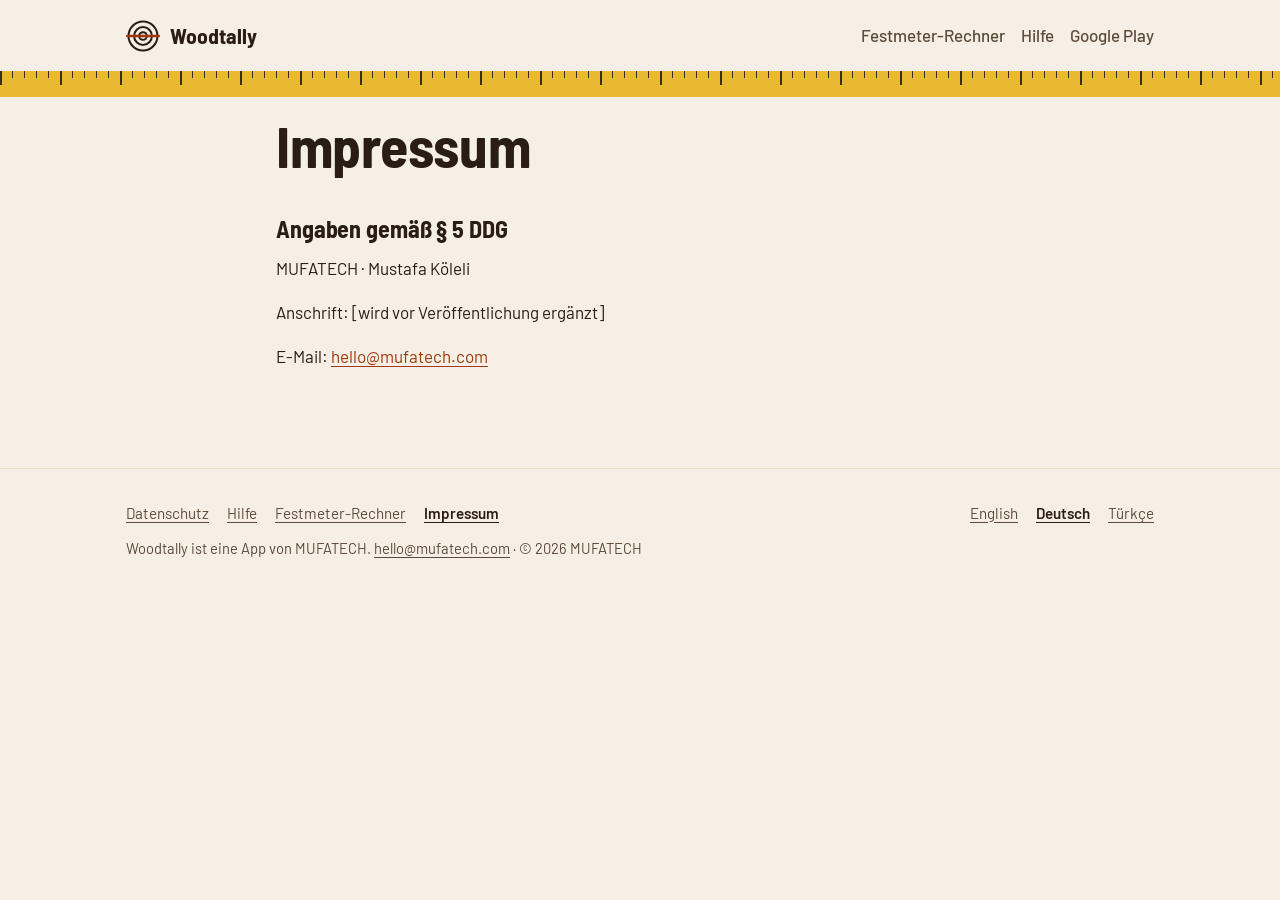
<file: de/impressum.html>
<!doctype html>
<html lang="de">
<head>
  <meta charset="utf-8">
  <meta name="viewport" content="width=device-width, initial-scale=1">
  <title>Impressum · Woodtally</title>
  <meta name="description" content="Impressum von MUFATECH, Anbieter der App Woodtally.">
  <link rel="canonical" href="https://mufa-tech.github.io/woodtally/de/impressum.html">
  <meta property="og:type" content="website">
  <meta property="og:site_name" content="Woodtally">
  <meta property="og:title" content="Impressum · Woodtally">
  <meta property="og:description" content="Impressum von MUFATECH, Anbieter der App Woodtally.">
  <meta property="og:url" content="https://mufa-tech.github.io/woodtally/de/impressum.html">
  <meta property="og:locale" content="de_DE">
  <meta property="og:locale:alternate" content="en_US">
  <meta property="og:locale:alternate" content="tr_TR">
  <meta name="theme-color" content="#F5EFE6" media="(prefers-color-scheme: light)">
  <meta name="theme-color" content="#17120D" media="(prefers-color-scheme: dark)">
  <link rel="icon" href="../favicon.svg" type="image/svg+xml">
  <link rel="preconnect" href="https://fonts.googleapis.com">
  <link rel="preconnect" href="https://fonts.gstatic.com" crossorigin>
  <link rel="stylesheet" href="https://fonts.googleapis.com/css2?family=Barlow:wght@400;500;600;700&amp;family=Barlow+Semi+Condensed:wght@600;700&amp;display=swap">
  <link rel="stylesheet" href="../style.css">
</head>
<body>
  <a class="skip" href="#main">Zum Inhalt</a>
  <header class="top">
    <div class="wrap">
      <a class="brand" href="./" aria-label="Woodtally Startseite"><svg class="mark" viewBox="0 0 40 40" aria-hidden="true" focusable="false"><g class="rings" fill="none" stroke-width="2.4"><circle cx="20" cy="20" r="17"/><circle cx="20" cy="20" r="10.5"/><circle cx="20" cy="20" r="4.5"/></g><line class="cut" x1="1.5" y1="20" x2="38.5" y2="20" stroke-width="3.2" stroke-linecap="round"/></svg><span>Woodtally</span></a>
      <nav class="nav" aria-label="Woodtally">
        <a href="festmeter-rechner.html">Festmeter-Rechner</a>
        <a href="support.html">Hilfe</a>
        <a href="https://play.google.com/store/apps/details?id=com.mufatech.woodtally&hl=de" rel="noopener">Google Play</a>
      </nav>
    </div>
  </header>
  <div class="tape" role="presentation"></div>
  <main id="main">
    <div class="wrap narrow prose">
      <h1>Impressum</h1>
      <h2>Angaben gemäß § 5 DDG</h2>
      <p>MUFATECH · Mustafa Köleli</p>
      <p>Anschrift: [wird vor Veröffentlichung ergänzt]</p>
      <p>E-Mail: <a href="mailto:hello@mufatech.com">hello@mufatech.com</a></p>
    </div>
  </main>
  <footer class="foot">
    <div class="wrap">
      <nav aria-label="Datenschutz, Hilfe">
        <a href="privacy.html">Datenschutz</a>
        <a href="support.html">Hilfe</a>
        <a href="festmeter-rechner.html">Festmeter-Rechner</a>
        <a href="impressum.html" aria-current="page">Impressum</a>
      </nav>
      <nav aria-label="Language">
        <a href="../" hreflang="en" lang="en">English</a>
        <a href="./" hreflang="de" lang="de" aria-current="true">Deutsch</a>
        <a href="../tr/" hreflang="tr" lang="tr">Türkçe</a>
      </nav>
      <p class="small" style="margin:0">Woodtally ist eine App von MUFATECH. <a href="mailto:hello@mufatech.com">hello@mufatech.com</a> · © 2026 MUFATECH</p>
    </div>
  </footer>
</body>
</html>
</file>
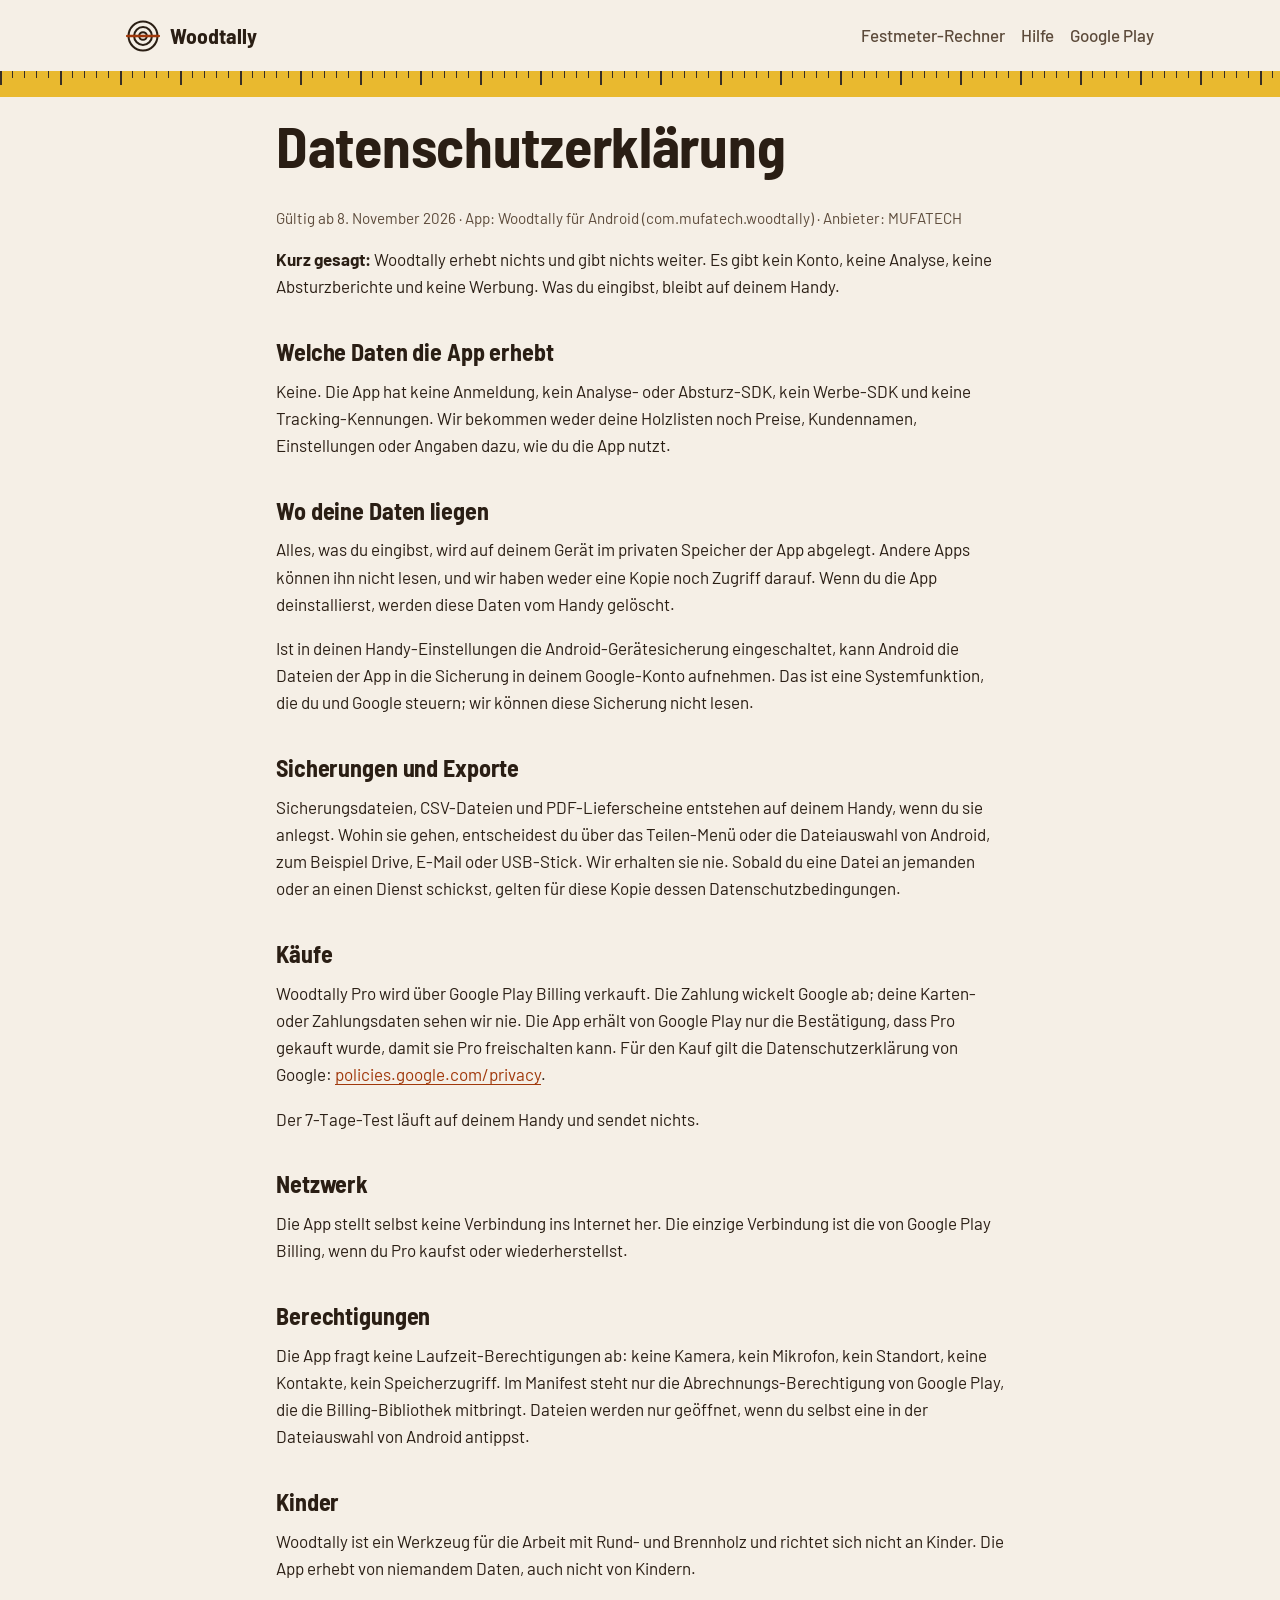
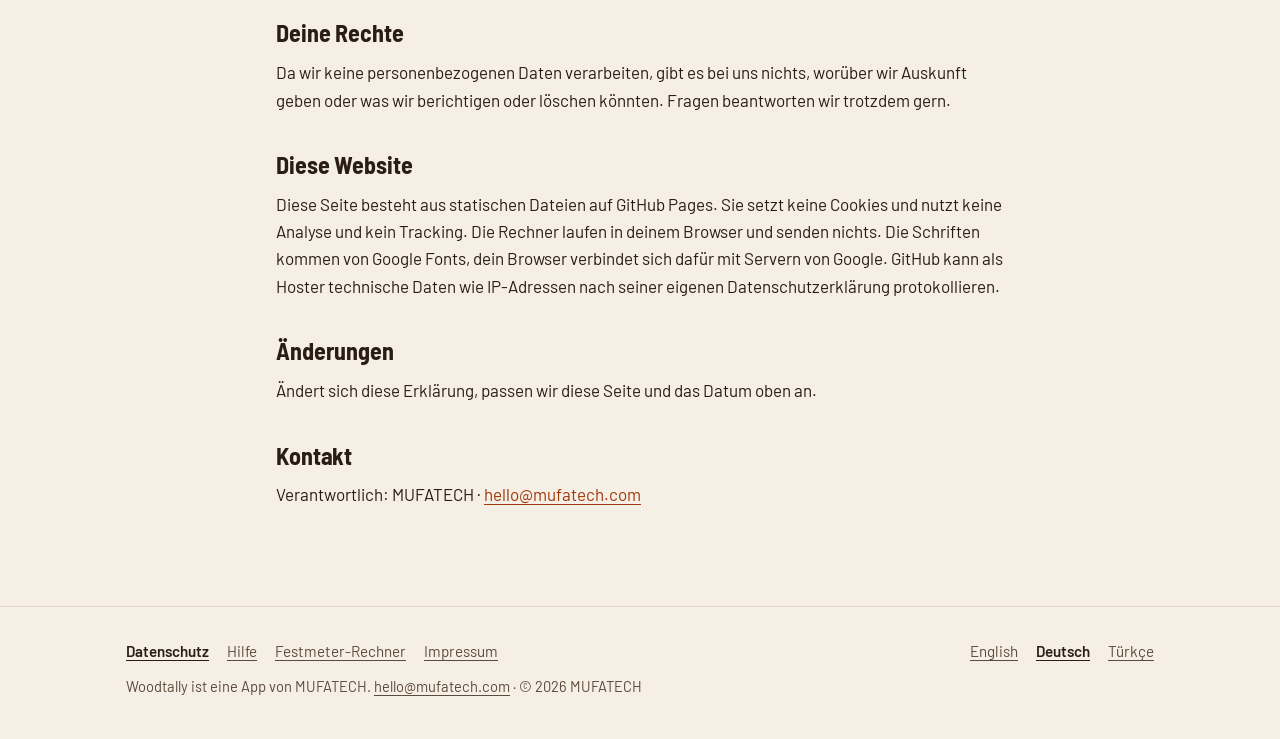
<file: de/privacy.html>
<!doctype html>
<html lang="de">
<head>
  <meta charset="utf-8">
  <meta name="viewport" content="width=device-width, initial-scale=1">
  <title>Datenschutzerklärung · Woodtally</title>
  <meta name="description" content="Woodtally erhebt keine Daten. Kein Konto, keine Analyse, keine Werbung. Deine Holzlisten bleiben auf dem Handy; Käufe laufen über Google Play Billing.">
  <link rel="canonical" href="https://mufa-tech.github.io/woodtally/de/privacy.html">
  <link rel="alternate" hreflang="en" href="https://mufa-tech.github.io/woodtally/privacy.html">
  <link rel="alternate" hreflang="de" href="https://mufa-tech.github.io/woodtally/de/privacy.html">
  <link rel="alternate" hreflang="tr" href="https://mufa-tech.github.io/woodtally/tr/privacy.html">
  <link rel="alternate" hreflang="x-default" href="https://mufa-tech.github.io/woodtally/privacy.html">
  <meta property="og:type" content="website">
  <meta property="og:site_name" content="Woodtally">
  <meta property="og:title" content="Datenschutzerklärung · Woodtally">
  <meta property="og:description" content="Woodtally erhebt keine Daten. Kein Konto, keine Analyse, keine Werbung. Deine Holzlisten bleiben auf dem Handy; Käufe laufen über Google Play Billing.">
  <meta property="og:url" content="https://mufa-tech.github.io/woodtally/de/privacy.html">
  <meta property="og:locale" content="de_DE">
  <meta property="og:locale:alternate" content="en_US">
  <meta property="og:locale:alternate" content="tr_TR">
  <meta name="theme-color" content="#F5EFE6" media="(prefers-color-scheme: light)">
  <meta name="theme-color" content="#17120D" media="(prefers-color-scheme: dark)">
  <link rel="icon" href="../favicon.svg" type="image/svg+xml">
  <link rel="preconnect" href="https://fonts.googleapis.com">
  <link rel="preconnect" href="https://fonts.gstatic.com" crossorigin>
  <link rel="stylesheet" href="https://fonts.googleapis.com/css2?family=Barlow:wght@400;500;600;700&amp;family=Barlow+Semi+Condensed:wght@600;700&amp;display=swap">
  <link rel="stylesheet" href="../style.css">
</head>
<body>
  <a class="skip" href="#main">Zum Inhalt</a>
  <header class="top">
    <div class="wrap">
      <a class="brand" href="./" aria-label="Woodtally Startseite"><svg class="mark" viewBox="0 0 40 40" aria-hidden="true" focusable="false"><g class="rings" fill="none" stroke-width="2.4"><circle cx="20" cy="20" r="17"/><circle cx="20" cy="20" r="10.5"/><circle cx="20" cy="20" r="4.5"/></g><line class="cut" x1="1.5" y1="20" x2="38.5" y2="20" stroke-width="3.2" stroke-linecap="round"/></svg><span>Woodtally</span></a>
      <nav class="nav" aria-label="Woodtally">
        <a href="festmeter-rechner.html">Festmeter-Rechner</a>
        <a href="support.html">Hilfe</a>
        <a href="https://play.google.com/store/apps/details?id=com.mufatech.woodtally&hl=de" rel="noopener">Google Play</a>
      </nav>
    </div>
  </header>
  <div class="tape" role="presentation"></div>
  <main id="main">
    <div class="wrap narrow prose">
      <h1>Datenschutzerklärung</h1>
      <p class="meta">Gültig ab 8. November 2026 · App: Woodtally für Android (com.mufatech.woodtally) · Anbieter: MUFATECH</p>
      <p><strong>Kurz gesagt:</strong> Woodtally erhebt nichts und gibt nichts weiter. Es gibt kein Konto, keine Analyse, keine Absturzberichte und keine Werbung. Was du eingibst, bleibt auf deinem Handy.</p>
      <h2>Welche Daten die App erhebt</h2>
      <p>Keine. Die App hat keine Anmeldung, kein Analyse- oder Absturz-SDK, kein Werbe-SDK und keine Tracking-Kennungen. Wir bekommen weder deine Holzlisten noch Preise, Kundennamen, Einstellungen oder Angaben dazu, wie du die App nutzt.</p>
      <h2>Wo deine Daten liegen</h2>
      <p>Alles, was du eingibst, wird auf deinem Gerät im privaten Speicher der App abgelegt. Andere Apps können ihn nicht lesen, und wir haben weder eine Kopie noch Zugriff darauf. Wenn du die App deinstallierst, werden diese Daten vom Handy gelöscht.</p>
      <p>Ist in deinen Handy-Einstellungen die Android-Gerätesicherung eingeschaltet, kann Android die Dateien der App in die Sicherung in deinem Google-Konto aufnehmen. Das ist eine Systemfunktion, die du und Google steuern; wir können diese Sicherung nicht lesen.</p>
      <h2>Sicherungen und Exporte</h2>
      <p>Sicherungsdateien, CSV-Dateien und PDF-Lieferscheine entstehen auf deinem Handy, wenn du sie anlegst. Wohin sie gehen, entscheidest du über das Teilen-Menü oder die Dateiauswahl von Android, zum Beispiel Drive, E-Mail oder USB-Stick. Wir erhalten sie nie. Sobald du eine Datei an jemanden oder an einen Dienst schickst, gelten für diese Kopie dessen Datenschutzbedingungen.</p>
      <h2>Käufe</h2>
      <p>Woodtally Pro wird über Google Play Billing verkauft. Die Zahlung wickelt Google ab; deine Karten- oder Zahlungsdaten sehen wir nie. Die App erhält von Google Play nur die Bestätigung, dass Pro gekauft wurde, damit sie Pro freischalten kann. Für den Kauf gilt die Datenschutzerklärung von Google: <a href="https://policies.google.com/privacy?hl=de" rel="noopener">policies.google.com/privacy</a>.</p>
      <p>Der 7-Tage-Test läuft auf deinem Handy und sendet nichts.</p>
      <h2>Netzwerk</h2>
      <p>Die App stellt selbst keine Verbindung ins Internet her. Die einzige Verbindung ist die von Google Play Billing, wenn du Pro kaufst oder wiederherstellst.</p>
      <h2>Berechtigungen</h2>
      <p>Die App fragt keine Laufzeit-Berechtigungen ab: keine Kamera, kein Mikrofon, kein Standort, keine Kontakte, kein Speicherzugriff. Im Manifest steht nur die Abrechnungs-Berechtigung von Google Play, die die Billing-Bibliothek mitbringt. Dateien werden nur geöffnet, wenn du selbst eine in der Dateiauswahl von Android antippst.</p>
      <h2>Kinder</h2>
      <p>Woodtally ist ein Werkzeug für die Arbeit mit Rund- und Brennholz und richtet sich nicht an Kinder. Die App erhebt von niemandem Daten, auch nicht von Kindern.</p>
      <h2>Deine Rechte</h2>
      <p>Da wir keine personenbezogenen Daten verarbeiten, gibt es bei uns nichts, worüber wir Auskunft geben oder was wir berichtigen oder löschen könnten. Fragen beantworten wir trotzdem gern.</p>
      <h2>Diese Website</h2>
      <p>Diese Seite besteht aus statischen Dateien auf GitHub Pages. Sie setzt keine Cookies und nutzt keine Analyse und kein Tracking. Die Rechner laufen in deinem Browser und senden nichts. Die Schriften kommen von Google Fonts, dein Browser verbindet sich dafür mit Servern von Google. GitHub kann als Hoster technische Daten wie IP-Adressen nach seiner eigenen Datenschutzerklärung protokollieren.</p>
      <h2>Änderungen</h2>
      <p>Ändert sich diese Erklärung, passen wir diese Seite und das Datum oben an.</p>
      <h2>Kontakt</h2>
      <p>Verantwortlich: MUFATECH · <a href="mailto:hello@mufatech.com">hello@mufatech.com</a></p>
    </div>
  </main>
  <footer class="foot">
    <div class="wrap">
      <nav aria-label="Datenschutz, Hilfe">
        <a href="privacy.html" aria-current="page">Datenschutz</a>
        <a href="support.html">Hilfe</a>
        <a href="festmeter-rechner.html">Festmeter-Rechner</a>
        <a href="impressum.html">Impressum</a>
      </nav>
      <nav aria-label="Language">
        <a href="../privacy.html" hreflang="en" lang="en">English</a>
        <a href="privacy.html" hreflang="de" lang="de" aria-current="true">Deutsch</a>
        <a href="../tr/privacy.html" hreflang="tr" lang="tr">Türkçe</a>
      </nav>
      <p class="small" style="margin:0">Woodtally ist eine App von MUFATECH. <a href="mailto:hello@mufatech.com">hello@mufatech.com</a> · © 2026 MUFATECH</p>
    </div>
  </footer>
</body>
</html>
</file>
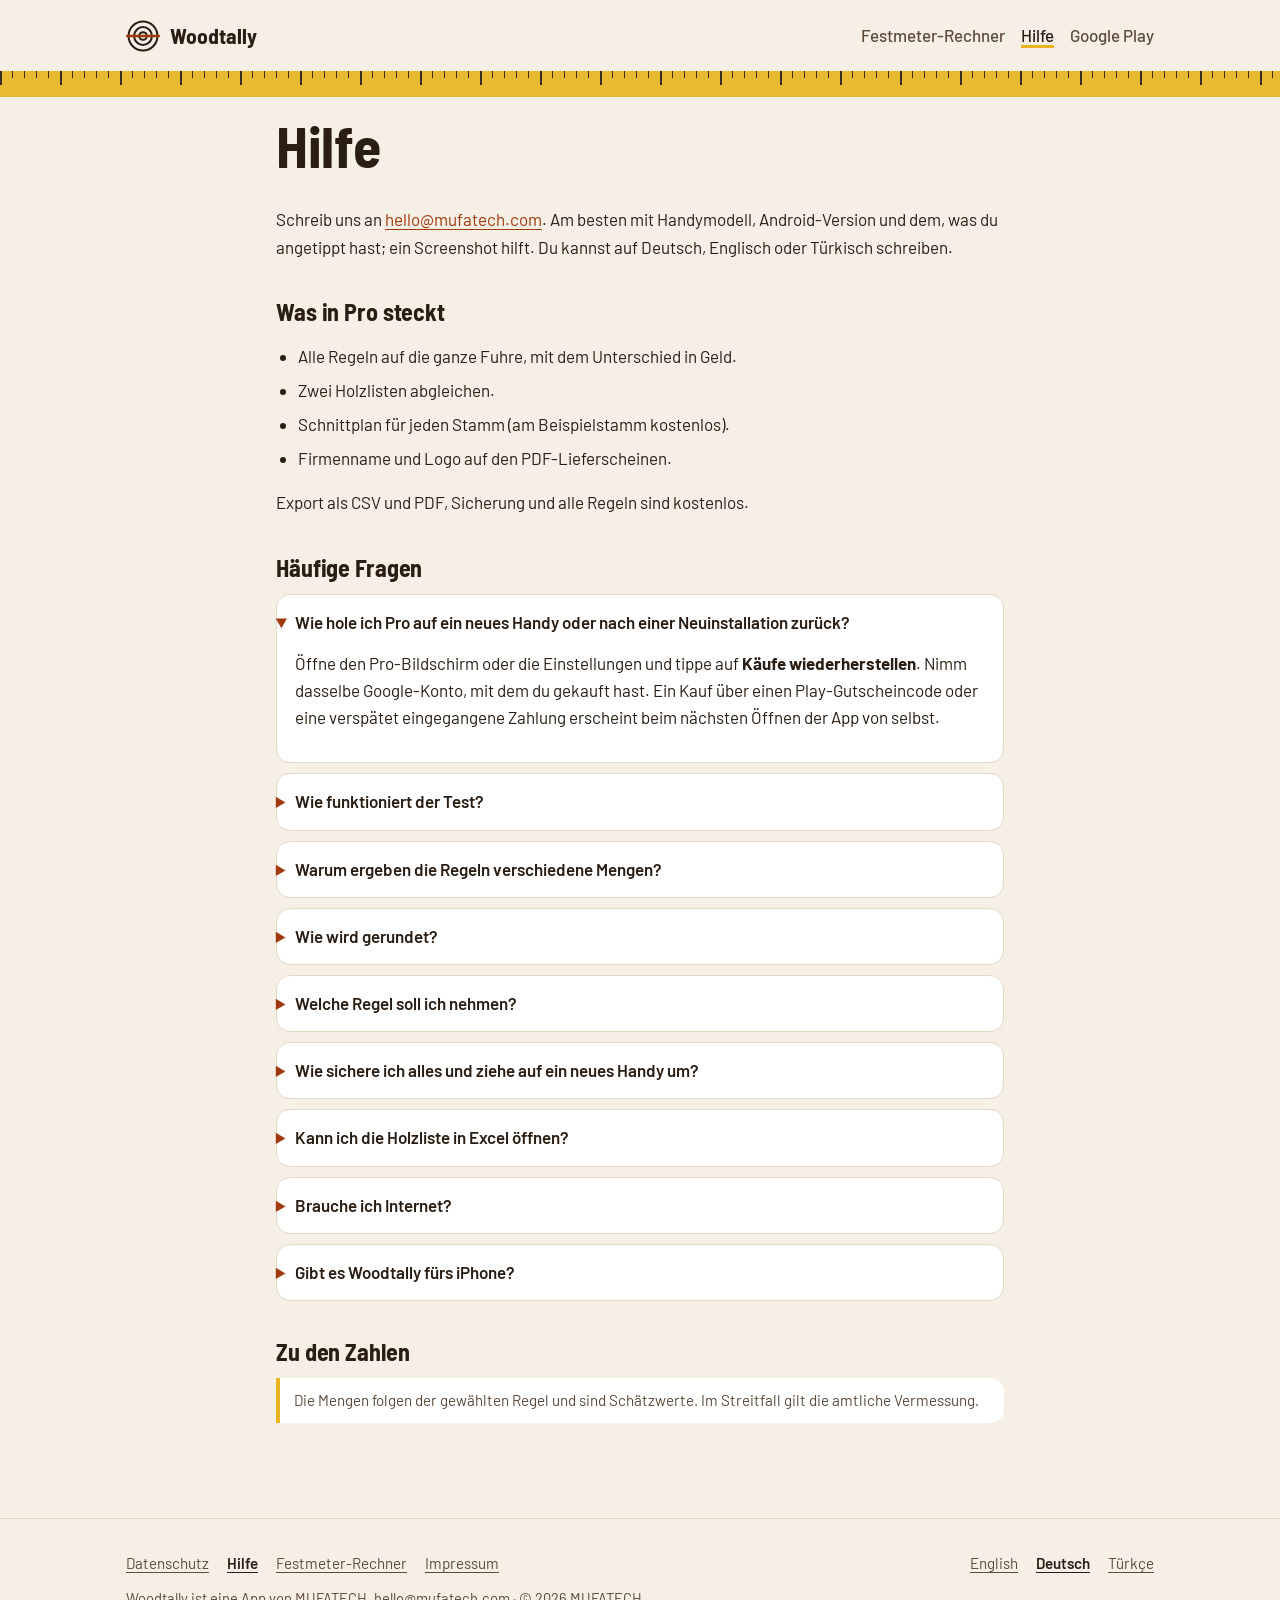
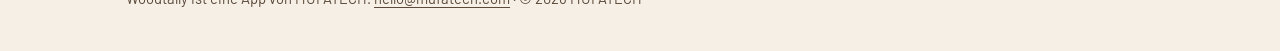
<file: de/support.html>
<!doctype html>
<html lang="de">
<head>
  <meta charset="utf-8">
  <meta name="viewport" content="width=device-width, initial-scale=1">
  <title>Hilfe und häufige Fragen · Woodtally</title>
  <meta name="description" content="Hilfe zu Woodtally: Käufe wiederherstellen, der 7-Tage-Test, warum Regeln verschiedene Festmeter ergeben, Rundung, Sicherung und Wiederherstellung.">
  <link rel="canonical" href="https://mufa-tech.github.io/woodtally/de/support.html">
  <link rel="alternate" hreflang="en" href="https://mufa-tech.github.io/woodtally/support.html">
  <link rel="alternate" hreflang="de" href="https://mufa-tech.github.io/woodtally/de/support.html">
  <link rel="alternate" hreflang="tr" href="https://mufa-tech.github.io/woodtally/tr/support.html">
  <link rel="alternate" hreflang="x-default" href="https://mufa-tech.github.io/woodtally/support.html">
  <meta property="og:type" content="website">
  <meta property="og:site_name" content="Woodtally">
  <meta property="og:title" content="Hilfe und häufige Fragen · Woodtally">
  <meta property="og:description" content="Hilfe zu Woodtally: Käufe wiederherstellen, der 7-Tage-Test, warum Regeln verschiedene Festmeter ergeben, Rundung, Sicherung und Wiederherstellung.">
  <meta property="og:url" content="https://mufa-tech.github.io/woodtally/de/support.html">
  <meta property="og:locale" content="de_DE">
  <meta property="og:locale:alternate" content="en_US">
  <meta property="og:locale:alternate" content="tr_TR">
  <meta name="theme-color" content="#F5EFE6" media="(prefers-color-scheme: light)">
  <meta name="theme-color" content="#17120D" media="(prefers-color-scheme: dark)">
  <link rel="icon" href="../favicon.svg" type="image/svg+xml">
  <link rel="preconnect" href="https://fonts.googleapis.com">
  <link rel="preconnect" href="https://fonts.gstatic.com" crossorigin>
  <link rel="stylesheet" href="https://fonts.googleapis.com/css2?family=Barlow:wght@400;500;600;700&amp;family=Barlow+Semi+Condensed:wght@600;700&amp;display=swap">
  <link rel="stylesheet" href="../style.css">
</head>
<body>
  <a class="skip" href="#main">Zum Inhalt</a>
  <header class="top">
    <div class="wrap">
      <a class="brand" href="./" aria-label="Woodtally Startseite"><svg class="mark" viewBox="0 0 40 40" aria-hidden="true" focusable="false"><g class="rings" fill="none" stroke-width="2.4"><circle cx="20" cy="20" r="17"/><circle cx="20" cy="20" r="10.5"/><circle cx="20" cy="20" r="4.5"/></g><line class="cut" x1="1.5" y1="20" x2="38.5" y2="20" stroke-width="3.2" stroke-linecap="round"/></svg><span>Woodtally</span></a>
      <nav class="nav" aria-label="Woodtally">
        <a href="festmeter-rechner.html">Festmeter-Rechner</a>
        <a href="support.html" aria-current="page">Hilfe</a>
        <a href="https://play.google.com/store/apps/details?id=com.mufatech.woodtally&hl=de" rel="noopener">Google Play</a>
      </nav>
    </div>
  </header>
  <div class="tape" role="presentation"></div>
  <main id="main">
    <div class="wrap narrow prose">
      <h1>Hilfe</h1>
      <p>Schreib uns an <a href="mailto:hello@mufatech.com">hello@mufatech.com</a>. Am besten mit Handymodell, Android-Version und dem, was du angetippt hast; ein Screenshot hilft. Du kannst auf Deutsch, Englisch oder Türkisch schreiben.</p>
      <h2>Was in Pro steckt</h2>
      <ul>
        <li>Alle Regeln auf die ganze Fuhre, mit dem Unterschied in Geld.</li>
        <li>Zwei Holzlisten abgleichen.</li>
        <li>Schnittplan für jeden Stamm (am Beispielstamm kostenlos).</li>
        <li>Firmenname und Logo auf den PDF-Lieferscheinen.</li>
      </ul>
      <p>Export als CSV und PDF, Sicherung und alle Regeln sind kostenlos.</p>
      <h2>Häufige Fragen</h2>
      <details open>
        <summary>Wie hole ich Pro auf ein neues Handy oder nach einer Neuinstallation zurück?</summary>
        <p>Öffne den Pro-Bildschirm oder die Einstellungen und tippe auf <strong>Käufe wiederherstellen</strong>. Nimm dasselbe Google-Konto, mit dem du gekauft hast. Ein Kauf über einen Play-Gutscheincode oder eine verspätet eingegangene Zahlung erscheint beim nächsten Öffnen der App von selbst.</p>
      </details>
      <details>
        <summary>Wie funktioniert der Test?</summary>
        <p>Du startest ihn selbst auf dem Pro-Bildschirm. 7 Tage lang ist jede Pro-Funktion offen. Der Test läuft nur auf deinem Handy und wird nie zu einer Zahlung, kündigen musst du also nichts. Danach zeigen die Pro-Werkzeuge wieder eine Vorschau, und deine Listen, Änderungen, Summen und Exporte bleiben kostenlos.</p>
      </details>
      <details>
        <summary>Warum ergeben die Regeln verschiedene Mengen?</summary>
        <p>Jede Regel misst etwas anderes oder an einer anderen Stelle.</p>
        <ul>
          <li><strong>RVR</strong> rechnet mit dem Mittendurchmesser ohne Rinde, auf ganze Zentimeter abgerundet, und rundet das Volumen auf zwei Nachkommastellen. Den Durchmesser gibst du ohne Rinde ein.</li>
          <li><strong>Huber</strong> nimmt die Kreisfläche in der Stammmitte mal Länge.</li>
          <li><strong>Zopfmaße</strong> wie GOST oder JAS messen am dünnen Ende und arbeiten mit Tabellen oder Zuschlägen für die Abholzigkeit.</li>
          <li><strong>Board-Feet-Regeln</strong> aus Nordamerika (Doyle, Scribner, International) schätzen, wie viele Bretter im Stamm stecken, nicht das Holzvolumen.</li>
        </ul>
        <p>Die Karte „Ein Stamm, alle Regeln“ zeigt sie nebeneinander, bei jeder Zahl steht die Regel, die Tabelle und die Rundung. Mehr dazu auf dem <a href="festmeter-rechner.html">Festmeter-Rechner</a>.</p>
      </details>
      <details>
        <summary>Wie wird gerundet?</summary>
        <p>Jede Regel rundet so, wie sie es vorschreibt. Nach RVR werden die Messwerte und ihr Mittel auf ganze Zentimeter abgerundet und das Volumen auf zwei Nachkommastellen gerundet. Bei Regeln, die das offenlassen, wählst du selbst: abrunden (Standard) oder auf das nächste ganze oder halbe Maß runden. Die Wahl steht auf jedem Lieferschein.</p>
      </details>
      <details>
        <summary>Welche Regel soll ich nehmen?</summary>
        <p>Die aus deinem Vertrag, oder die, nach der dein Käufer misst. In Deutschland ist das fast immer die RVR. Klär das vor dem Preis je Festmeter und rechne ein paar Stämme mit mehr als einer Regel nach.</p>
      </details>
      <details>
        <summary>Wie sichere ich alles und ziehe auf ein neues Handy um?</summary>
        <p>Tippe in den Einstellungen auf <strong>Alles sichern</strong>. Du bekommst eine Datei mit allen Listen und Einstellungen. Leg sie in Drive ab, schick sie dir per Mail oder kopier sie auf einen USB-Stick. Auf dem neuen Handy Woodtally installieren, <strong>Aus Sicherung wiederherstellen</strong> antippen und die Datei wählen.</p>
      </details>
      <details>
        <summary>Kann ich die Holzliste in Excel öffnen?</summary>
        <p>Ja. Exportier die Liste als CSV und öffne sie in Excel, Google Tabellen oder LibreOffice. PDF-Lieferscheine kannst du im selben Menü drucken oder teilen. Beides ist kostenlos.</p>
      </details>
      <details>
        <summary>Brauche ich Internet?</summary>
        <p>Nein. Alles läuft ohne Netz. Nur Pro kaufen oder wiederherstellen spricht mit Google Play.</p>
      </details>
      <details>
        <summary>Gibt es Woodtally fürs iPhone?</summary>
        <p>Noch nicht. Woodtally gibt es vorerst nur für Android.</p>
      </details>
      <h2>Zu den Zahlen</h2>
      <p class="disclaimer">Die Mengen folgen der gewählten Regel und sind Schätzwerte. Im Streitfall gilt die amtliche Vermessung.</p>
    </div>
  </main>
  <footer class="foot">
    <div class="wrap">
      <nav aria-label="Datenschutz, Hilfe">
        <a href="privacy.html">Datenschutz</a>
        <a href="support.html" aria-current="page">Hilfe</a>
        <a href="festmeter-rechner.html">Festmeter-Rechner</a>
        <a href="impressum.html">Impressum</a>
      </nav>
      <nav aria-label="Language">
        <a href="../support.html" hreflang="en" lang="en">English</a>
        <a href="support.html" hreflang="de" lang="de" aria-current="true">Deutsch</a>
        <a href="../tr/support.html" hreflang="tr" lang="tr">Türkçe</a>
      </nav>
      <p class="small" style="margin:0">Woodtally ist eine App von MUFATECH. <a href="mailto:hello@mufatech.com">hello@mufatech.com</a> · © 2026 MUFATECH</p>
    </div>
  </footer>
</body>
</html>
</file>
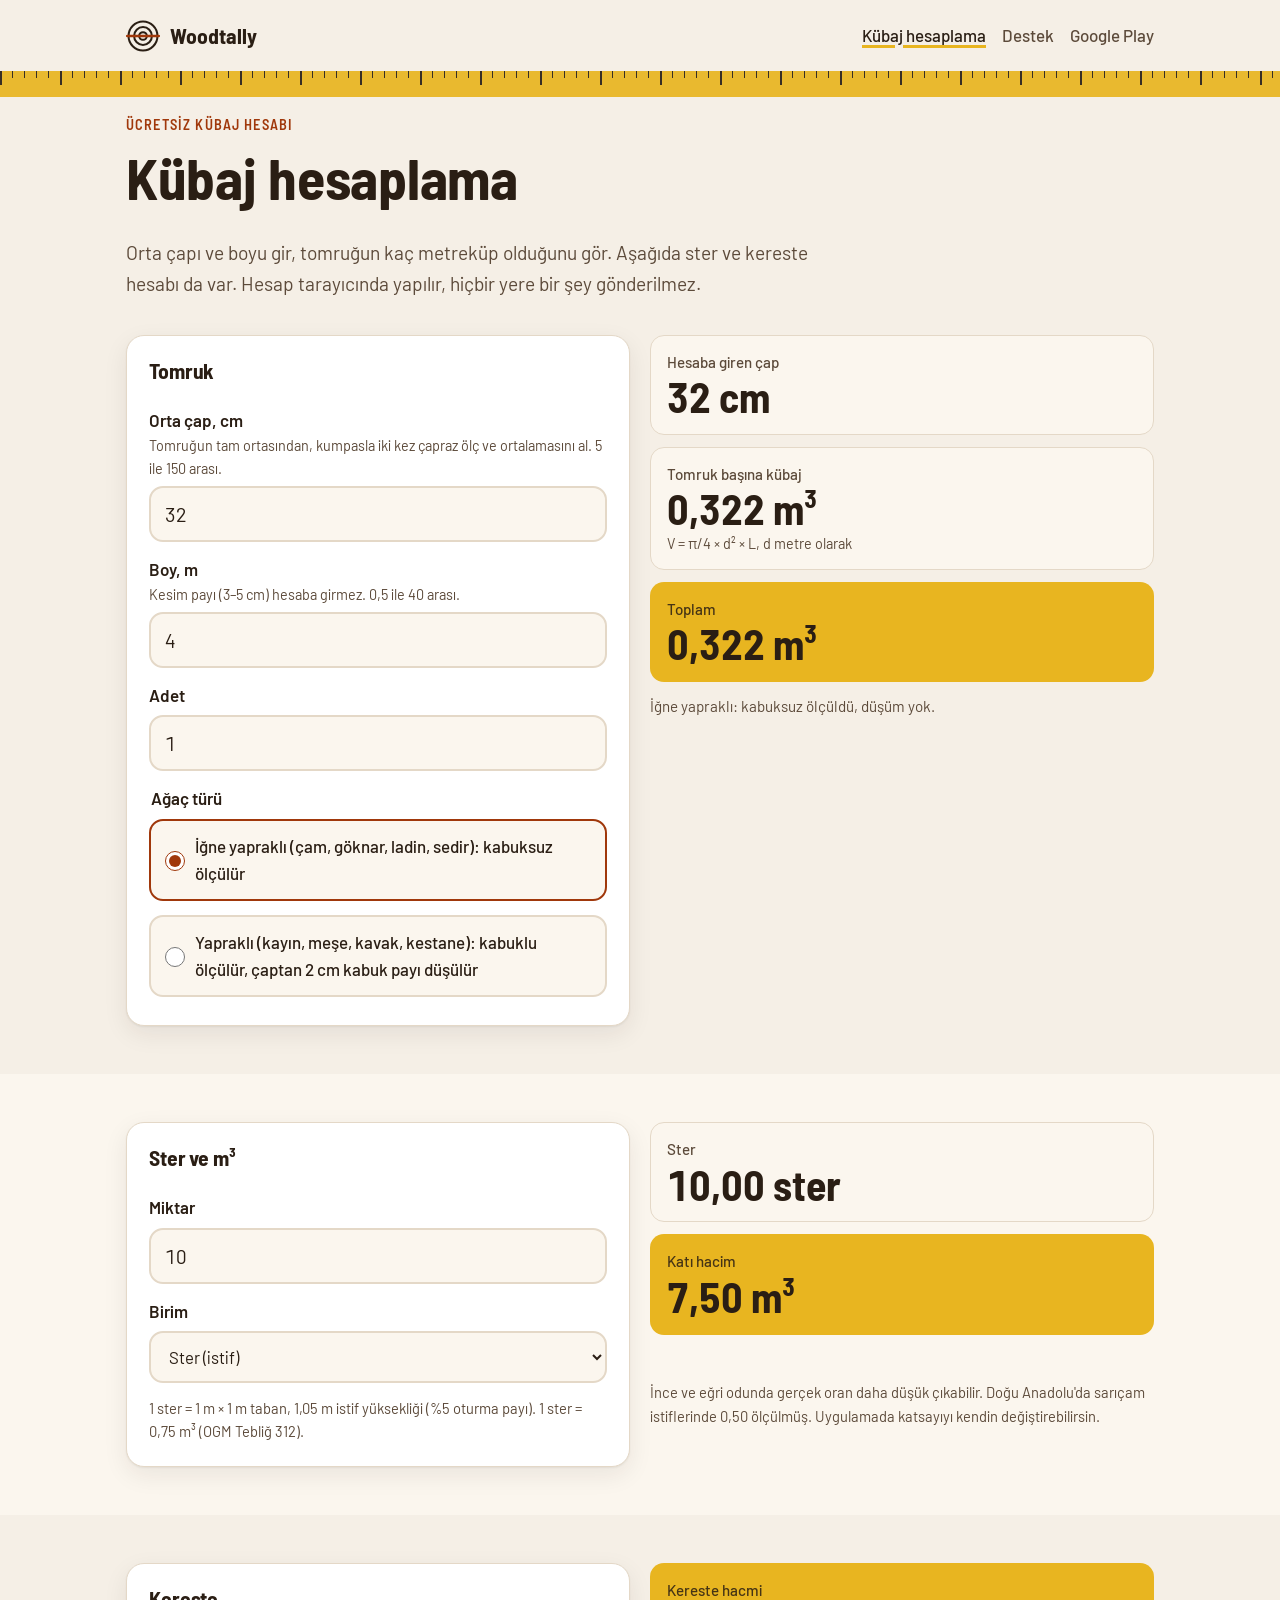
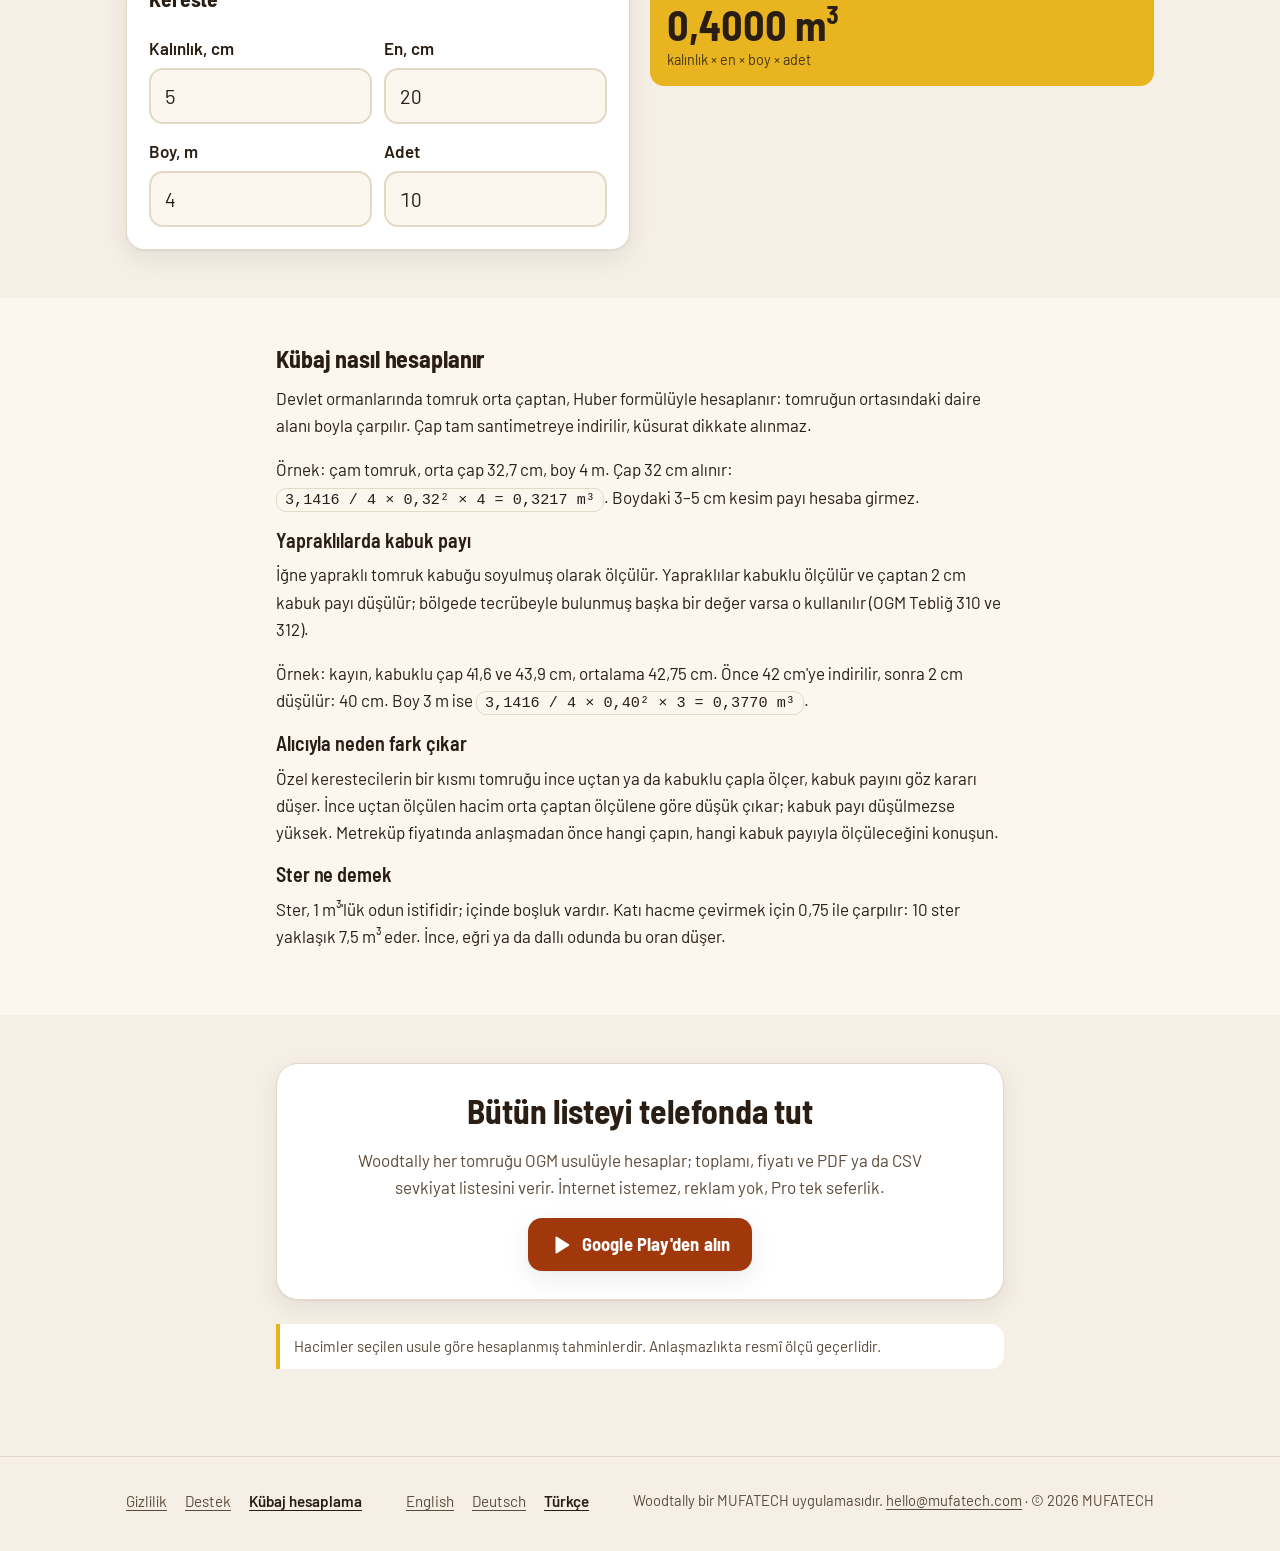
<file: tr/kubaj-hesaplama.html>
<!doctype html>
<html lang="tr">
<head>
  <meta charset="utf-8">
  <meta name="viewport" content="width=device-width, initial-scale=1">
  <title>Kübaj hesaplama: tomruk m³, ster ve kereste hesabı</title>
  <meta name="description" content="Orta çap ve boydan tomruk kübajı, ster ve m³ çevirme, kereste metreküp hesabı. Ücretsiz, reklamsız, çerezsiz.">
  <link rel="canonical" href="https://mufa-tech.github.io/woodtally/tr/kubaj-hesaplama.html">
  <link rel="alternate" hreflang="en" href="https://mufa-tech.github.io/woodtally/board-feet-calculator.html">
  <link rel="alternate" hreflang="de" href="https://mufa-tech.github.io/woodtally/de/festmeter-rechner.html">
  <link rel="alternate" hreflang="tr" href="https://mufa-tech.github.io/woodtally/tr/kubaj-hesaplama.html">
  <link rel="alternate" hreflang="x-default" href="https://mufa-tech.github.io/woodtally/board-feet-calculator.html">
  <meta property="og:type" content="website">
  <meta property="og:site_name" content="Woodtally">
  <meta property="og:title" content="Kübaj hesaplama: tomruk m³, ster ve kereste hesabı">
  <meta property="og:description" content="Orta çap ve boydan tomruk kübajı, ster ve m³ çevirme, kereste metreküp hesabı. Ücretsiz, reklamsız, çerezsiz.">
  <meta property="og:url" content="https://mufa-tech.github.io/woodtally/tr/kubaj-hesaplama.html">
  <meta property="og:locale" content="tr_TR">
  <meta property="og:locale:alternate" content="en_US">
  <meta property="og:locale:alternate" content="de_DE">
  <meta name="theme-color" content="#F5EFE6" media="(prefers-color-scheme: light)">
  <meta name="theme-color" content="#17120D" media="(prefers-color-scheme: dark)">
  <link rel="icon" href="../favicon.svg" type="image/svg+xml">
  <link rel="preconnect" href="https://fonts.googleapis.com">
  <link rel="preconnect" href="https://fonts.gstatic.com" crossorigin>
  <link rel="stylesheet" href="https://fonts.googleapis.com/css2?family=Barlow:wght@400;500;600;700&amp;family=Barlow+Semi+Condensed:wght@600;700&amp;display=swap">
  <link rel="stylesheet" href="../style.css">
</head>
<body>
  <a class="skip" href="#main">İçeriğe geç</a>
  <header class="top">
    <div class="wrap">
      <a class="brand" href="./" aria-label="Woodtally ana sayfa"><svg class="mark" viewBox="0 0 40 40" aria-hidden="true" focusable="false"><g class="rings" fill="none" stroke-width="2.4"><circle cx="20" cy="20" r="17"/><circle cx="20" cy="20" r="10.5"/><circle cx="20" cy="20" r="4.5"/></g><line class="cut" x1="1.5" y1="20" x2="38.5" y2="20" stroke-width="3.2" stroke-linecap="round"/></svg><span>Woodtally</span></a>
      <nav class="nav" aria-label="Woodtally">
        <a href="kubaj-hesaplama.html" aria-current="page">Kübaj hesaplama</a>
        <a href="support.html">Destek</a>
        <a href="https://play.google.com/store/apps/details?id=com.mufatech.woodtally&hl=tr" rel="noopener">Google Play</a>
      </nav>
    </div>
  </header>
  <div class="tape" role="presentation"></div>
  <main id="main">
    <div class="wrap prose" style="padding-bottom:0">
      <p class="kicker">Ücretsiz kübaj hesabı</p>
      <h1>Kübaj hesaplama</h1>
      <p class="lead">Orta çapı ve boyu gir, tomruğun kaç metreküp olduğunu gör. Aşağıda ster ve kereste hesabı da var. Hesap tarayıcında yapılır, hiçbir yere bir şey gönderilmez.</p>
    </div>
    <section style="padding-top:16px">
      <div class="wrap">
        <div class="calc">
          <form id="kb-form" class="card form" novalidate>
            <h2 style="font-size:1.35rem">Tomruk</h2>
            <div class="field">
              <label for="kb-d">Orta çap, cm <span class="hint">Tomruğun tam ortasından, kumpasla iki kez çapraz ölç ve ortalamasını al. 5 ile 150 arası.</span></label>
              <input id="kb-d" type="text" inputmode="decimal" autocomplete="off" value="32">
            </div>
            <div class="field">
              <label for="kb-l">Boy, m <span class="hint">Kesim payı (3–5 cm) hesaba girmez. 0,5 ile 40 arası.</span></label>
              <input id="kb-l" type="text" inputmode="decimal" autocomplete="off" value="4">
            </div>
            <div class="field">
              <label for="kb-n">Adet</label>
              <input id="kb-n" type="text" inputmode="numeric" autocomplete="off" value="1">
            </div>
            <fieldset class="field" style="border:0;padding:0;margin:0">
              <legend class="label" style="font-weight:600;margin-bottom:6px">Ağaç türü</legend>
              <div class="radio-row">
                <label><input type="radio" name="kb-t" value="igne" checked> <span>İğne yapraklı (çam, göknar, ladin, sedir): kabuksuz ölçülür</span></label>
                <label><input type="radio" name="kb-t" value="yaprakli"> <span>Yapraklı (kayın, meşe, kavak, kestane): kabuklu ölçülür, çaptan 2 cm kabuk payı düşülür</span></label>
              </div>
            </fieldset>
          </form>
          <div class="results" aria-live="polite">
            <div class="res"><div class="k">Hesaba giren çap</div><div class="n" id="kb-dc">32 cm</div></div>
            <div class="res"><div class="k">Tomruk başına kübaj</div><div class="n" id="kb-v">0,322 m³</div><div class="s">V = π/4 × d² × L, d metre olarak</div></div>
            <div class="res hl"><div class="k">Toplam</div><div class="n" id="kb-total">0,322 m³</div></div>
            <p class="msg" id="kb-msg">İğne yapraklı: kabuksuz ölçüldü, düşüm yok.</p>
          </div>
        </div>
      </div>
    </section>
    <section class="alt">
      <div class="wrap">
        <div class="calc">
          <form id="st-form" class="card form" novalidate>
            <h2 style="font-size:1.35rem">Ster ve m³</h2>
            <div class="field">
              <label for="st-q">Miktar</label>
              <input id="st-q" type="text" inputmode="decimal" autocomplete="off" value="10">
            </div>
            <div class="field">
              <label for="st-u">Birim</label>
              <select id="st-u">
                <option value="ster" selected>Ster (istif)</option>
                <option value="m3">m³ (katı odun)</option>
              </select>
            </div>
            <p class="small" style="margin:0">1 ster = 1 m × 1 m taban, 1,05 m istif yüksekliği (%5 oturma payı). 1 ster = 0,75 m³ (OGM Tebliğ 312).</p>
          </form>
          <div class="results" aria-live="polite">
            <div class="res"><div class="k">Ster</div><div class="n" id="st-ster">10,00 ster</div></div>
            <div class="res hl"><div class="k">Katı hacim</div><div class="n" id="st-m3">7,50 m³</div></div>
            <p class="msg" id="st-msg"></p>
            <p class="small" style="margin:0">İnce ve eğri odunda gerçek oran daha düşük çıkabilir. Doğu Anadolu'da sarıçam istiflerinde 0,50 ölçülmüş. Uygulamada katsayıyı kendin değiştirebilirsin.</p>
          </div>
        </div>
      </div>
    </section>
    <section>
      <div class="wrap">
        <div class="calc">
          <form id="kr-form" class="card form" novalidate>
            <h2 style="font-size:1.35rem">Kereste</h2>
            <div class="unit-row">
              <div class="field"><label for="kr-t">Kalınlık, cm</label><input id="kr-t" type="text" inputmode="decimal" autocomplete="off" value="5"></div>
              <div class="field"><label for="kr-w">En, cm</label><input id="kr-w" type="text" inputmode="decimal" autocomplete="off" value="20"></div>
            </div>
            <div class="unit-row">
              <div class="field"><label for="kr-l">Boy, m</label><input id="kr-l" type="text" inputmode="decimal" autocomplete="off" value="4"></div>
              <div class="field"><label for="kr-n">Adet</label><input id="kr-n" type="text" inputmode="numeric" autocomplete="off" value="10"></div>
            </div>
          </form>
          <div class="results" aria-live="polite">
            <div class="res hl"><div class="k">Kereste hacmi</div><div class="n" id="kr-v">0,4000 m³</div><div class="s">kalınlık × en × boy × adet</div></div>
            <p class="msg" id="kr-msg"></p>
          </div>
        </div>
      </div>
    </section>
    <section class="alt">
      <div class="wrap narrow prose" style="padding-top:0;padding-bottom:0">
        <h2 style="margin-top:0">Kübaj nasıl hesaplanır</h2>
        <p>Devlet ormanlarında tomruk orta çaptan, Huber formülüyle hesaplanır: tomruğun ortasındaki daire alanı boyla çarpılır. Çap tam santimetreye indirilir, küsurat dikkate alınmaz.</p>
        <p>Örnek: çam tomruk, orta çap 32,7 cm, boy 4 m. Çap 32 cm alınır: <span class="formula">3,1416 / 4 × 0,32² × 4 = 0,3217 m³</span>. Boydaki 3–5 cm kesim payı hesaba girmez.</p>
        <h3>Yapraklılarda kabuk payı</h3>
        <p>İğne yapraklı tomruk kabuğu soyulmuş olarak ölçülür. Yapraklılar kabuklu ölçülür ve çaptan 2 cm kabuk payı düşülür; bölgede tecrübeyle bulunmuş başka bir değer varsa o kullanılır (OGM Tebliğ 310 ve 312).</p>
        <p>Örnek: kayın, kabuklu çap 41,6 ve 43,9 cm, ortalama 42,75 cm. Önce 42 cm'ye indirilir, sonra 2 cm düşülür: 40 cm. Boy 3 m ise <span class="formula">3,1416 / 4 × 0,40² × 3 = 0,3770 m³</span>.</p>
        <h3>Alıcıyla neden fark çıkar</h3>
        <p>Özel kerestecilerin bir kısmı tomruğu ince uçtan ya da kabuklu çapla ölçer, kabuk payını göz kararı düşer. İnce uçtan ölçülen hacim orta çaptan ölçülene göre düşük çıkar; kabuk payı düşülmezse yüksek. Metreküp fiyatında anlaşmadan önce hangi çapın, hangi kabuk payıyla ölçüleceğini konuşun.</p>
        <h3>Ster ne demek</h3>
        <p>Ster, 1 m³'lük odun istifidir; içinde boşluk vardır. Katı hacme çevirmek için 0,75 ile çarpılır: 10 ster yaklaşık 7,5 m³ eder. İnce, eğri ya da dallı odunda bu oran düşer.</p>
      </div>
    </section>
    <section>
      <div class="wrap narrow">
        <div class="cta">
          <h2>Bütün listeyi telefonda tut</h2>
          <p>Woodtally her tomruğu OGM usulüyle hesaplar; toplamı, fiyatı ve PDF ya da CSV sevkiyat listesini verir. İnternet istemez, reklam yok, Pro tek seferlik.</p>
          <a class="btn " href="https://play.google.com/store/apps/details?id=com.mufatech.woodtally&hl=tr" rel="noopener"><svg viewBox="0 0 24 24" aria-hidden="true" focusable="false"><path d="M6 3.8v16.4c0 .8.9 1.3 1.6.9l13-8.2c.6-.4.6-1.4 0-1.8l-13-8.2C6.9 2.5 6 3 6 3.8z" fill="currentColor"/></svg><span>Google Play'den alın</span></a>
        </div>
        <p class="disclaimer" style="margin-top:24px">Hacimler seçilen usule göre hesaplanmış tahminlerdir. Anlaşmazlıkta resmî ölçü geçerlidir.</p>
      </div>
    </section>
  </main>
  <footer class="foot">
    <div class="wrap">
      <nav aria-label="Gizlilik, Destek">
        <a href="privacy.html">Gizlilik</a>
        <a href="support.html">Destek</a>
        <a href="kubaj-hesaplama.html" aria-current="page">Kübaj hesaplama</a>
      </nav>
      <nav aria-label="Language">
        <a href="../board-feet-calculator.html" hreflang="en" lang="en">English</a>
        <a href="../de/festmeter-rechner.html" hreflang="de" lang="de">Deutsch</a>
        <a href="kubaj-hesaplama.html" hreflang="tr" lang="tr" aria-current="true">Türkçe</a>
      </nav>
      <p class="small" style="margin:0">Woodtally bir MUFATECH uygulamasıdır. <a href="mailto:hello@mufatech.com">hello@mufatech.com</a> · © 2026 MUFATECH</p>
    </div>
  </footer>
  <script src="../calc.js" defer></script>
</body>
</html>
</file>
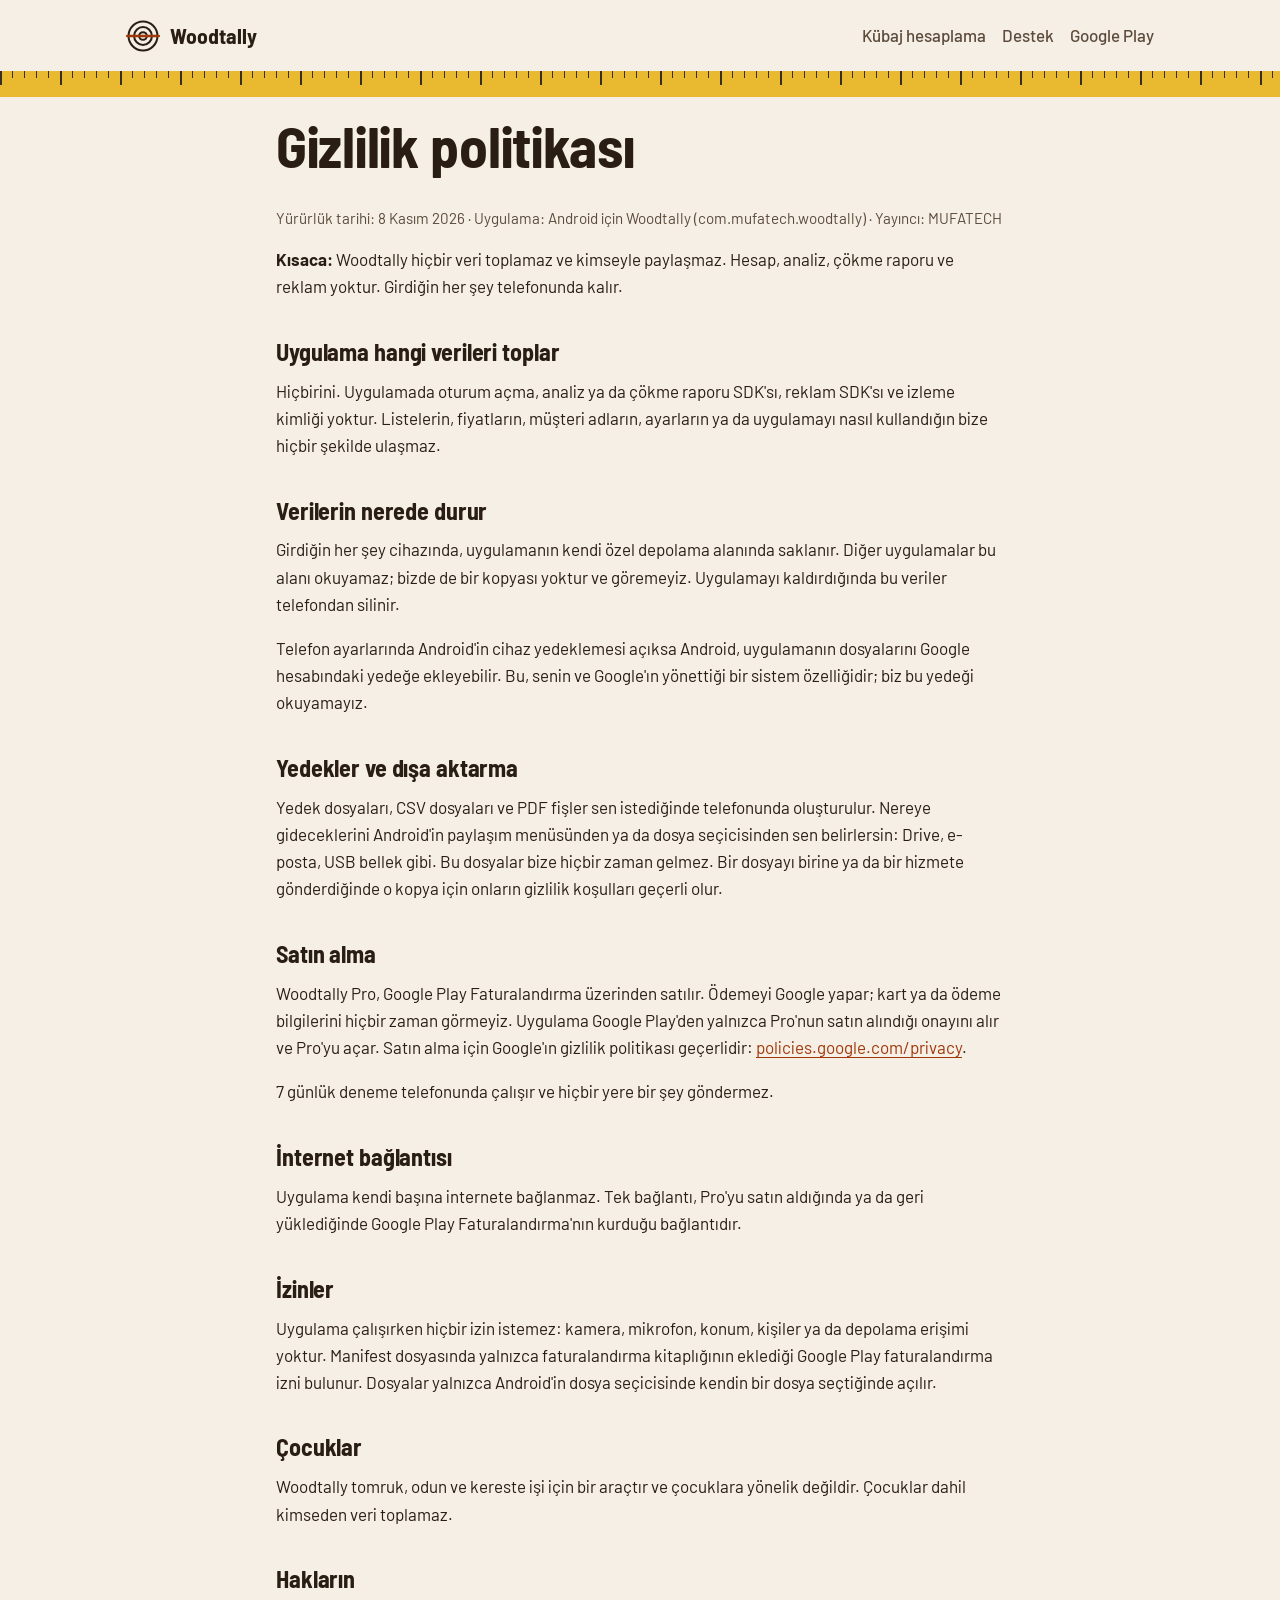
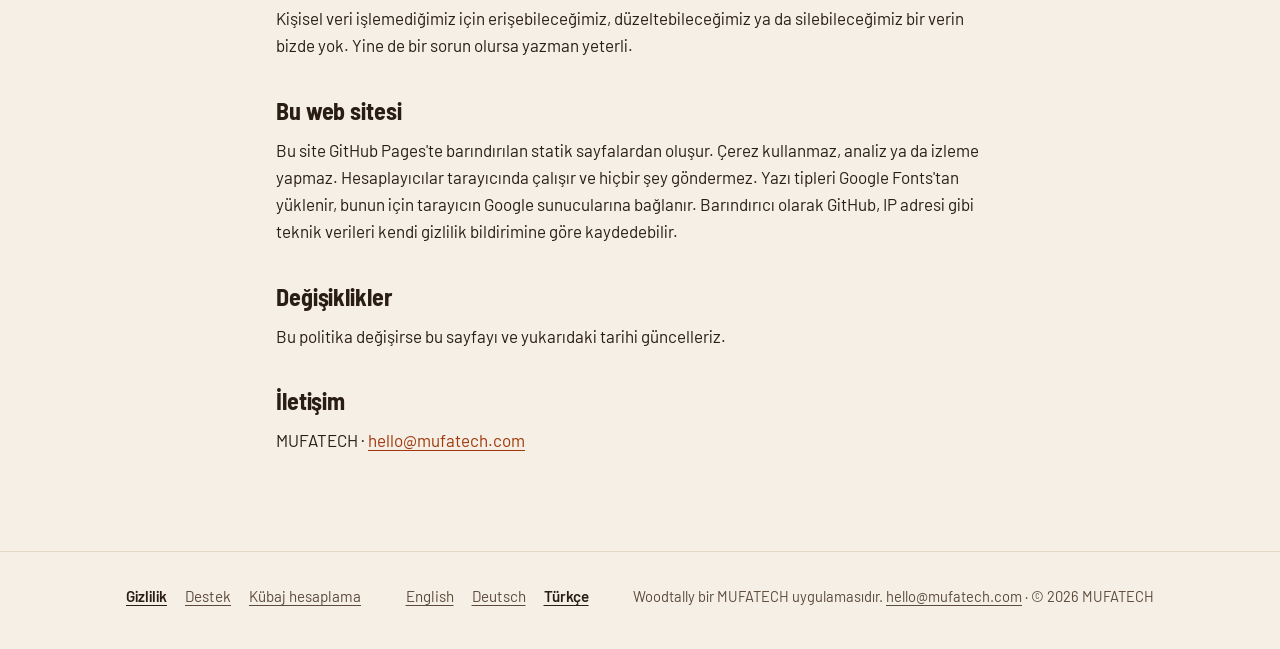
<file: tr/privacy.html>
<!doctype html>
<html lang="tr">
<head>
  <meta charset="utf-8">
  <meta name="viewport" content="width=device-width, initial-scale=1">
  <title>Gizlilik politikası · Woodtally</title>
  <meta name="description" content="Woodtally hiçbir veri toplamaz. Hesap yok, analiz yok, reklam yok. Listelerin telefonunda kalır; satın alma Google Play Faturalandırma ile yapılır.">
  <link rel="canonical" href="https://mufa-tech.github.io/woodtally/tr/privacy.html">
  <link rel="alternate" hreflang="en" href="https://mufa-tech.github.io/woodtally/privacy.html">
  <link rel="alternate" hreflang="de" href="https://mufa-tech.github.io/woodtally/de/privacy.html">
  <link rel="alternate" hreflang="tr" href="https://mufa-tech.github.io/woodtally/tr/privacy.html">
  <link rel="alternate" hreflang="x-default" href="https://mufa-tech.github.io/woodtally/privacy.html">
  <meta property="og:type" content="website">
  <meta property="og:site_name" content="Woodtally">
  <meta property="og:title" content="Gizlilik politikası · Woodtally">
  <meta property="og:description" content="Woodtally hiçbir veri toplamaz. Hesap yok, analiz yok, reklam yok. Listelerin telefonunda kalır; satın alma Google Play Faturalandırma ile yapılır.">
  <meta property="og:url" content="https://mufa-tech.github.io/woodtally/tr/privacy.html">
  <meta property="og:locale" content="tr_TR">
  <meta property="og:locale:alternate" content="en_US">
  <meta property="og:locale:alternate" content="de_DE">
  <meta name="theme-color" content="#F5EFE6" media="(prefers-color-scheme: light)">
  <meta name="theme-color" content="#17120D" media="(prefers-color-scheme: dark)">
  <link rel="icon" href="../favicon.svg" type="image/svg+xml">
  <link rel="preconnect" href="https://fonts.googleapis.com">
  <link rel="preconnect" href="https://fonts.gstatic.com" crossorigin>
  <link rel="stylesheet" href="https://fonts.googleapis.com/css2?family=Barlow:wght@400;500;600;700&amp;family=Barlow+Semi+Condensed:wght@600;700&amp;display=swap">
  <link rel="stylesheet" href="../style.css">
</head>
<body>
  <a class="skip" href="#main">İçeriğe geç</a>
  <header class="top">
    <div class="wrap">
      <a class="brand" href="./" aria-label="Woodtally ana sayfa"><svg class="mark" viewBox="0 0 40 40" aria-hidden="true" focusable="false"><g class="rings" fill="none" stroke-width="2.4"><circle cx="20" cy="20" r="17"/><circle cx="20" cy="20" r="10.5"/><circle cx="20" cy="20" r="4.5"/></g><line class="cut" x1="1.5" y1="20" x2="38.5" y2="20" stroke-width="3.2" stroke-linecap="round"/></svg><span>Woodtally</span></a>
      <nav class="nav" aria-label="Woodtally">
        <a href="kubaj-hesaplama.html">Kübaj hesaplama</a>
        <a href="support.html">Destek</a>
        <a href="https://play.google.com/store/apps/details?id=com.mufatech.woodtally&hl=tr" rel="noopener">Google Play</a>
      </nav>
    </div>
  </header>
  <div class="tape" role="presentation"></div>
  <main id="main">
    <div class="wrap narrow prose">
      <h1>Gizlilik politikası</h1>
      <p class="meta">Yürürlük tarihi: 8 Kasım 2026 · Uygulama: Android için Woodtally (com.mufatech.woodtally) · Yayıncı: MUFATECH</p>
      <p><strong>Kısaca:</strong> Woodtally hiçbir veri toplamaz ve kimseyle paylaşmaz. Hesap, analiz, çökme raporu ve reklam yoktur. Girdiğin her şey telefonunda kalır.</p>
      <h2>Uygulama hangi verileri toplar</h2>
      <p>Hiçbirini. Uygulamada oturum açma, analiz ya da çökme raporu SDK'sı, reklam SDK'sı ve izleme kimliği yoktur. Listelerin, fiyatların, müşteri adların, ayarların ya da uygulamayı nasıl kullandığın bize hiçbir şekilde ulaşmaz.</p>
      <h2>Verilerin nerede durur</h2>
      <p>Girdiğin her şey cihazında, uygulamanın kendi özel depolama alanında saklanır. Diğer uygulamalar bu alanı okuyamaz; bizde de bir kopyası yoktur ve göremeyiz. Uygulamayı kaldırdığında bu veriler telefondan silinir.</p>
      <p>Telefon ayarlarında Android'in cihaz yedeklemesi açıksa Android, uygulamanın dosyalarını Google hesabındaki yedeğe ekleyebilir. Bu, senin ve Google'ın yönettiği bir sistem özelliğidir; biz bu yedeği okuyamayız.</p>
      <h2>Yedekler ve dışa aktarma</h2>
      <p>Yedek dosyaları, CSV dosyaları ve PDF fişler sen istediğinde telefonunda oluşturulur. Nereye gideceklerini Android'in paylaşım menüsünden ya da dosya seçicisinden sen belirlersin: Drive, e-posta, USB bellek gibi. Bu dosyalar bize hiçbir zaman gelmez. Bir dosyayı birine ya da bir hizmete gönderdiğinde o kopya için onların gizlilik koşulları geçerli olur.</p>
      <h2>Satın alma</h2>
      <p>Woodtally Pro, Google Play Faturalandırma üzerinden satılır. Ödemeyi Google yapar; kart ya da ödeme bilgilerini hiçbir zaman görmeyiz. Uygulama Google Play'den yalnızca Pro'nun satın alındığı onayını alır ve Pro'yu açar. Satın alma için Google'ın gizlilik politikası geçerlidir: <a href="https://policies.google.com/privacy?hl=tr" rel="noopener">policies.google.com/privacy</a>.</p>
      <p>7 günlük deneme telefonunda çalışır ve hiçbir yere bir şey göndermez.</p>
      <h2>İnternet bağlantısı</h2>
      <p>Uygulama kendi başına internete bağlanmaz. Tek bağlantı, Pro'yu satın aldığında ya da geri yüklediğinde Google Play Faturalandırma'nın kurduğu bağlantıdır.</p>
      <h2>İzinler</h2>
      <p>Uygulama çalışırken hiçbir izin istemez: kamera, mikrofon, konum, kişiler ya da depolama erişimi yoktur. Manifest dosyasında yalnızca faturalandırma kitaplığının eklediği Google Play faturalandırma izni bulunur. Dosyalar yalnızca Android'in dosya seçicisinde kendin bir dosya seçtiğinde açılır.</p>
      <h2>Çocuklar</h2>
      <p>Woodtally tomruk, odun ve kereste işi için bir araçtır ve çocuklara yönelik değildir. Çocuklar dahil kimseden veri toplamaz.</p>
      <h2>Hakların</h2>
      <p>Kişisel veri işlemediğimiz için erişebileceğimiz, düzeltebileceğimiz ya da silebileceğimiz bir verin bizde yok. Yine de bir sorun olursa yazman yeterli.</p>
      <h2>Bu web sitesi</h2>
      <p>Bu site GitHub Pages'te barındırılan statik sayfalardan oluşur. Çerez kullanmaz, analiz ya da izleme yapmaz. Hesaplayıcılar tarayıcında çalışır ve hiçbir şey göndermez. Yazı tipleri Google Fonts'tan yüklenir, bunun için tarayıcın Google sunucularına bağlanır. Barındırıcı olarak GitHub, IP adresi gibi teknik verileri kendi gizlilik bildirimine göre kaydedebilir.</p>
      <h2>Değişiklikler</h2>
      <p>Bu politika değişirse bu sayfayı ve yukarıdaki tarihi güncelleriz.</p>
      <h2>İletişim</h2>
      <p>MUFATECH · <a href="mailto:hello@mufatech.com">hello@mufatech.com</a></p>
    </div>
  </main>
  <footer class="foot">
    <div class="wrap">
      <nav aria-label="Gizlilik, Destek">
        <a href="privacy.html" aria-current="page">Gizlilik</a>
        <a href="support.html">Destek</a>
        <a href="kubaj-hesaplama.html">Kübaj hesaplama</a>
      </nav>
      <nav aria-label="Language">
        <a href="../privacy.html" hreflang="en" lang="en">English</a>
        <a href="../de/privacy.html" hreflang="de" lang="de">Deutsch</a>
        <a href="privacy.html" hreflang="tr" lang="tr" aria-current="true">Türkçe</a>
      </nav>
      <p class="small" style="margin:0">Woodtally bir MUFATECH uygulamasıdır. <a href="mailto:hello@mufatech.com">hello@mufatech.com</a> · © 2026 MUFATECH</p>
    </div>
  </footer>
</body>
</html>
</file>
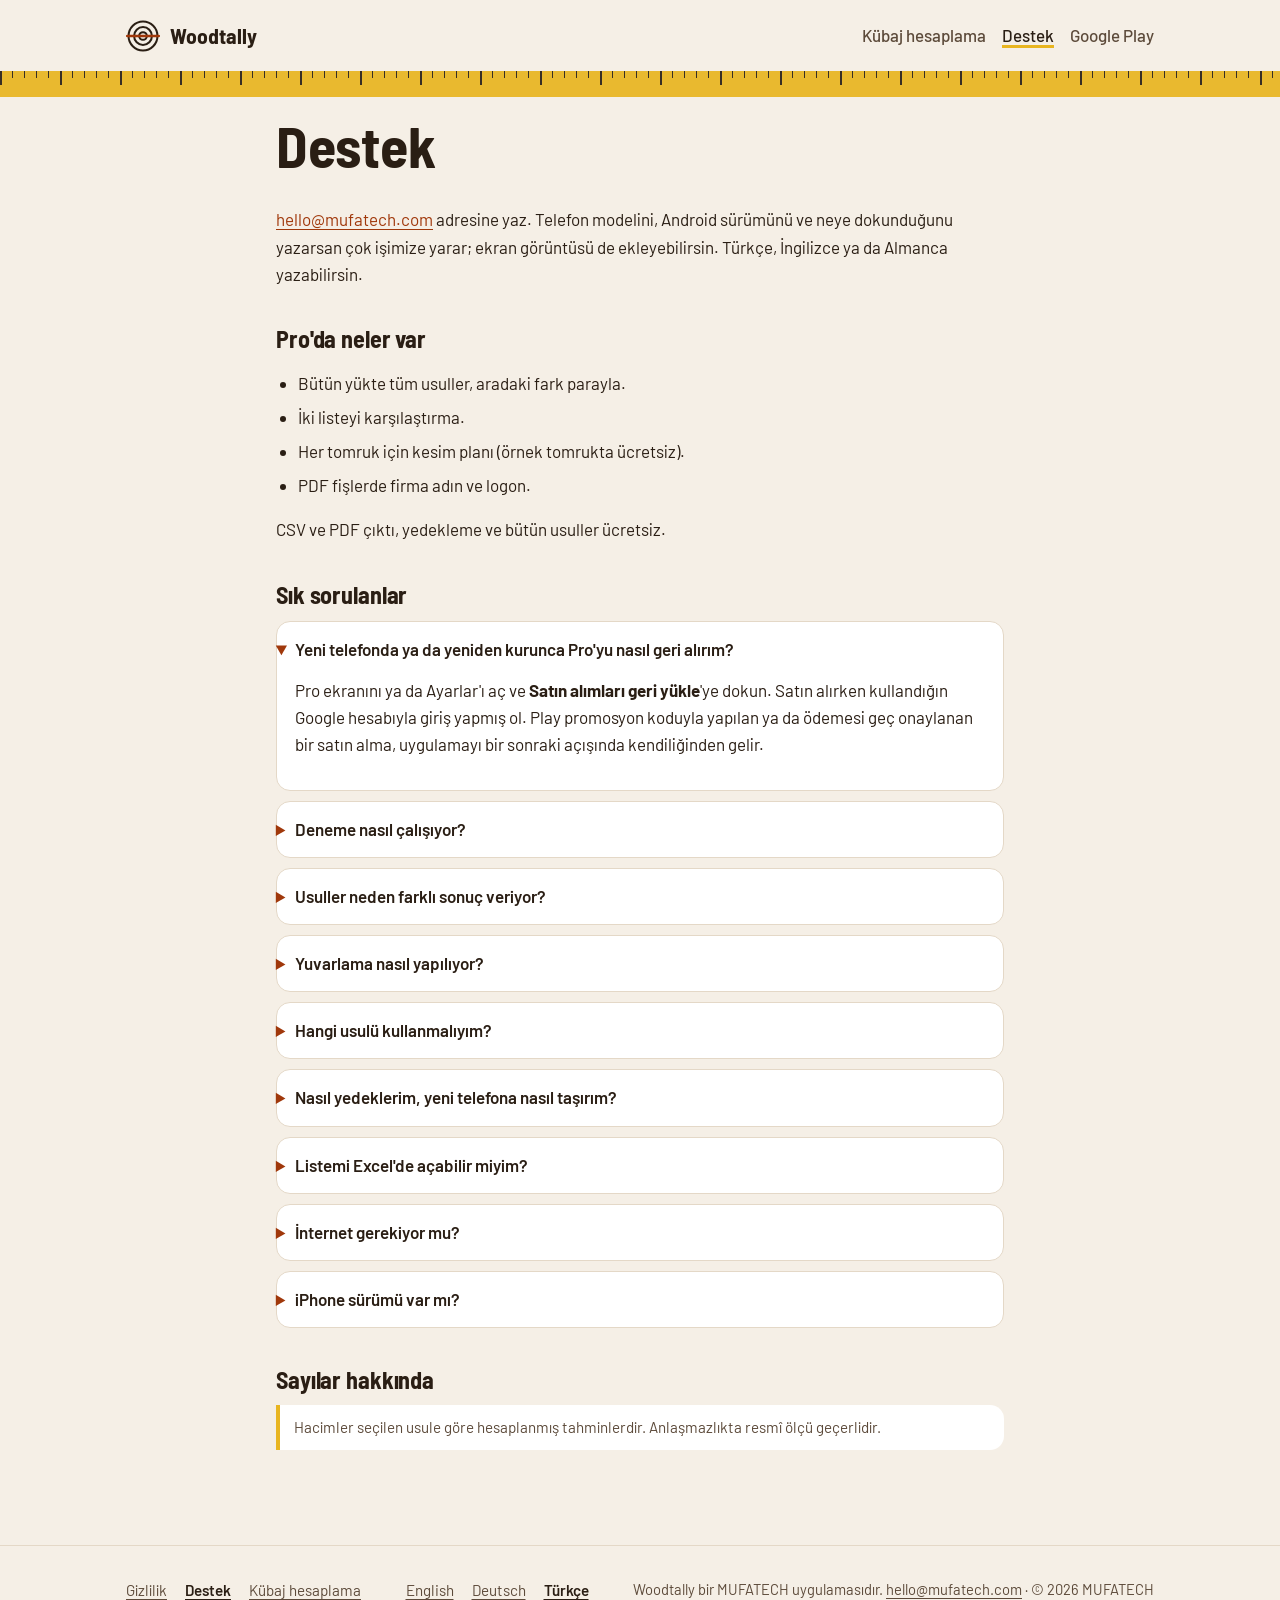
<file: tr/support.html>
<!doctype html>
<html lang="tr">
<head>
  <meta charset="utf-8">
  <meta name="viewport" content="width=device-width, initial-scale=1">
  <title>Destek ve sık sorulanlar · Woodtally</title>
  <meta name="description" content="Woodtally yardım: satın alımları geri yükleme, 7 günlük deneme, usullerin farkı, yuvarlama, yedekleme ve geri yükleme.">
  <link rel="canonical" href="https://mufa-tech.github.io/woodtally/tr/support.html">
  <link rel="alternate" hreflang="en" href="https://mufa-tech.github.io/woodtally/support.html">
  <link rel="alternate" hreflang="de" href="https://mufa-tech.github.io/woodtally/de/support.html">
  <link rel="alternate" hreflang="tr" href="https://mufa-tech.github.io/woodtally/tr/support.html">
  <link rel="alternate" hreflang="x-default" href="https://mufa-tech.github.io/woodtally/support.html">
  <meta property="og:type" content="website">
  <meta property="og:site_name" content="Woodtally">
  <meta property="og:title" content="Destek ve sık sorulanlar · Woodtally">
  <meta property="og:description" content="Woodtally yardım: satın alımları geri yükleme, 7 günlük deneme, usullerin farkı, yuvarlama, yedekleme ve geri yükleme.">
  <meta property="og:url" content="https://mufa-tech.github.io/woodtally/tr/support.html">
  <meta property="og:locale" content="tr_TR">
  <meta property="og:locale:alternate" content="en_US">
  <meta property="og:locale:alternate" content="de_DE">
  <meta name="theme-color" content="#F5EFE6" media="(prefers-color-scheme: light)">
  <meta name="theme-color" content="#17120D" media="(prefers-color-scheme: dark)">
  <link rel="icon" href="../favicon.svg" type="image/svg+xml">
  <link rel="preconnect" href="https://fonts.googleapis.com">
  <link rel="preconnect" href="https://fonts.gstatic.com" crossorigin>
  <link rel="stylesheet" href="https://fonts.googleapis.com/css2?family=Barlow:wght@400;500;600;700&amp;family=Barlow+Semi+Condensed:wght@600;700&amp;display=swap">
  <link rel="stylesheet" href="../style.css">
</head>
<body>
  <a class="skip" href="#main">İçeriğe geç</a>
  <header class="top">
    <div class="wrap">
      <a class="brand" href="./" aria-label="Woodtally ana sayfa"><svg class="mark" viewBox="0 0 40 40" aria-hidden="true" focusable="false"><g class="rings" fill="none" stroke-width="2.4"><circle cx="20" cy="20" r="17"/><circle cx="20" cy="20" r="10.5"/><circle cx="20" cy="20" r="4.5"/></g><line class="cut" x1="1.5" y1="20" x2="38.5" y2="20" stroke-width="3.2" stroke-linecap="round"/></svg><span>Woodtally</span></a>
      <nav class="nav" aria-label="Woodtally">
        <a href="kubaj-hesaplama.html">Kübaj hesaplama</a>
        <a href="support.html" aria-current="page">Destek</a>
        <a href="https://play.google.com/store/apps/details?id=com.mufatech.woodtally&hl=tr" rel="noopener">Google Play</a>
      </nav>
    </div>
  </header>
  <div class="tape" role="presentation"></div>
  <main id="main">
    <div class="wrap narrow prose">
      <h1>Destek</h1>
      <p><a href="mailto:hello@mufatech.com">hello@mufatech.com</a> adresine yaz. Telefon modelini, Android sürümünü ve neye dokunduğunu yazarsan çok işimize yarar; ekran görüntüsü de ekleyebilirsin. Türkçe, İngilizce ya da Almanca yazabilirsin.</p>
      <h2>Pro'da neler var</h2>
      <ul>
        <li>Bütün yükte tüm usuller, aradaki fark parayla.</li>
        <li>İki listeyi karşılaştırma.</li>
        <li>Her tomruk için kesim planı (örnek tomrukta ücretsiz).</li>
        <li>PDF fişlerde firma adın ve logon.</li>
      </ul>
      <p>CSV ve PDF çıktı, yedekleme ve bütün usuller ücretsiz.</p>
      <h2>Sık sorulanlar</h2>
      <details open>
        <summary>Yeni telefonda ya da yeniden kurunca Pro'yu nasıl geri alırım?</summary>
        <p>Pro ekranını ya da Ayarlar'ı aç ve <strong>Satın alımları geri yükle</strong>'ye dokun. Satın alırken kullandığın Google hesabıyla giriş yapmış ol. Play promosyon koduyla yapılan ya da ödemesi geç onaylanan bir satın alma, uygulamayı bir sonraki açışında kendiliğinden gelir.</p>
      </details>
      <details>
        <summary>Deneme nasıl çalışıyor?</summary>
        <p>Denemeyi Pro ekranından sen başlatırsın. 7 gün boyunca bütün Pro araçları açıktır. Deneme yalnızca telefonunda çalışır ve hiçbir zaman ücrete dönüşmez, iptal edecek bir şey yoktur. Bittiğinde Pro araçları yeniden önizlemeye döner; listelerin, düzeltmelerin, toplamların ve çıktıların ücretsiz kalır.</p>
      </details>
      <details>
        <summary>Usuller neden farklı sonuç veriyor?</summary>
        <p>Her usul farklı bir yerden ölçer ya da farklı bir şeyi hesaplar.</p>
        <ul>
          <li><strong>OGM usulü</strong> orta çapla Huber hesabı yapar. Çap tam santimetreye indirilir; yapraklılarda kabuklu ölçülür ve 2 cm kabuk payı düşülür, iğne yapraklılar kabuksuz ölçülür.</li>
          <li><strong>Huber</strong> ortadaki daire alanını boyla çarpar.</li>
          <li><strong>İnce uç usulleri</strong> (GOST, JAS gibi) tomruğun ince ucundan ölçer ve daralmayı tablo ya da ekle hesaba katar.</li>
          <li><strong>Amerikan usulleri</strong> (Doyle, Scribner, International) tomruktan kaç tahta çıkacağını tahmin eder, odun hacmini değil.</li>
        </ul>
        <p>"Tek tomruk, tüm usuller" kartı bunları yan yana gösterir; her sayının yanında usul, tablo ve yuvarlama yazar. Ayrıntılar <a href="kubaj-hesaplama.html">kübaj hesaplama</a> sayfasında.</p>
      </details>
      <details>
        <summary>Yuvarlama nasıl yapılıyor?</summary>
        <p>Her usul kendi kuralına göre yuvarlar. OGM usulünde çap tam santimetreye indirilir, küsurat atılır. Almanya'da RVR çapı tam santimetreye indirir, hacmi iki haneye yuvarlar. Kuralın açık bıraktığı yerde seçimi sen yaparsın: küsuratı at (varsayılan) ya da en yakın tam veya yarım değere yuvarla. Seçimin her fişte yazar.</p>
      </details>
      <details>
        <summary>Hangi usulü kullanmalıyım?</summary>
        <p>Sözleşmende yazanı ya da alıcının ölçtüğü usulü. Orman işletmesinden alınan tomruk OGM usulüyle ölçülür. Metreküp fiyatında anlaşmadan önce sor ve birkaç tomruğu birden fazla usulle kontrol et.</p>
      </details>
      <details>
        <summary>Nasıl yedeklerim, yeni telefona nasıl taşırım?</summary>
        <p>Ayarlar'da <strong>Her şeyi yedekle</strong>'ye dokun. Bütün listeler ve ayarlar tek bir dosyada toplanır. Dosyayı Drive'a koy, kendine e-postayla gönder ya da USB belleğe kopyala. Yeni telefonda Woodtally'yi kur, <strong>Yedekten geri yükle</strong>'ye dokun ve dosyayı seç.</p>
      </details>
      <details>
        <summary>Listemi Excel'de açabilir miyim?</summary>
        <p>Evet. Listeyi CSV olarak dışa aktar, Excel, Google E-Tablolar ya da LibreOffice'te aç. PDF fişleri aynı menüden yazdırabilir ya da paylaşabilirsin. İkisi de ücretsiz.</p>
      </details>
      <details>
        <summary>İnternet gerekiyor mu?</summary>
        <p>Hayır. Her şey internetsiz çalışır. Yalnızca Pro'yu satın alırken ya da geri yüklerken Google Play'e bağlanır.</p>
      </details>
      <details>
        <summary>iPhone sürümü var mı?</summary>
        <p>Henüz yok. Woodtally şimdilik yalnızca Android'de.</p>
      </details>
      <h2>Sayılar hakkında</h2>
      <p class="disclaimer">Hacimler seçilen usule göre hesaplanmış tahminlerdir. Anlaşmazlıkta resmî ölçü geçerlidir.</p>
    </div>
  </main>
  <footer class="foot">
    <div class="wrap">
      <nav aria-label="Gizlilik, Destek">
        <a href="privacy.html">Gizlilik</a>
        <a href="support.html" aria-current="page">Destek</a>
        <a href="kubaj-hesaplama.html">Kübaj hesaplama</a>
      </nav>
      <nav aria-label="Language">
        <a href="../support.html" hreflang="en" lang="en">English</a>
        <a href="../de/support.html" hreflang="de" lang="de">Deutsch</a>
        <a href="support.html" hreflang="tr" lang="tr" aria-current="true">Türkçe</a>
      </nav>
      <p class="small" style="margin:0">Woodtally bir MUFATECH uygulamasıdır. <a href="mailto:hello@mufatech.com">hello@mufatech.com</a> · © 2026 MUFATECH</p>
    </div>
  </footer>
</body>
</html>
</file>
<file: style.css>
/* Woodtally site. Log end grain, marking-paint orange, tape yellow, sapwood cream. */

:root {
  --ground: #F5EFE6;
  --panel: #FFFFFF;
  --panel-2: #FBF6EE;
  --ink: #2A1E14;
  --ink-2: #5C4A3A;
  --line: #E4D8C7;
  --paint: #A0380B;
  --paint-ink: #FFFFFF;
  --tape: #E8B520;
  --tape-ink: #2A1E14;
  --ring: #D9C3A2;
  --good: #3F6B2A;
  --shadow: 0 1px 2px rgba(42, 30, 20, .06), 0 8px 24px rgba(42, 30, 20, .08);
  --r-s: 14px;
  --r-m: 18px;
  --r-l: 22px;
  --font: "Barlow", system-ui, -apple-system, "Segoe UI", Roboto, sans-serif;
  --font-head: "Barlow Semi Condensed", "Barlow", system-ui, sans-serif;
  color-scheme: light dark;
}

@media (prefers-color-scheme: dark) {
  :root {
    --ground: #17120D;
    --panel: #221A13;
    --panel-2: #1C1610;
    --ink: #F3E9DC;
    --ink-2: #C9B7A2;
    --line: #3A2E23;
    --paint: #F0874A;
    --paint-ink: #1A110A;
    --tape: #E8B520;
    --tape-ink: #1F160E;
    --ring: #4A3A2B;
    --good: #9BC47F;
    --shadow: 0 1px 2px rgba(0, 0, 0, .3), 0 10px 28px rgba(0, 0, 0, .35);
  }
}

*, *::before, *::after { box-sizing: border-box; }

html { -webkit-text-size-adjust: 100%; }

body {
  margin: 0;
  background: var(--ground);
  color: var(--ink);
  font-family: var(--font);
  font-size: 1.0625rem;
  line-height: 1.6;
  overflow-x: hidden;
}

img, svg { max-width: 100%; }

a { color: var(--paint); text-underline-offset: 3px; }
a:hover { text-decoration-thickness: 2px; }

:focus-visible { outline: 3px solid var(--tape); outline-offset: 2px; border-radius: 6px; }

h1, h2, h3 {
  font-family: var(--font-head);
  font-weight: 700;
  line-height: 1.12;
  letter-spacing: -.005em;
  margin: 0 0 .5em;
  text-wrap: balance;
}
h1 { font-size: clamp(2.1rem, 6.5vw, 3.6rem); }
h2 { font-size: clamp(1.5rem, 4vw, 2.1rem); }
h3 { font-size: 1.25rem; font-weight: 600; }
p { margin: 0 0 1em; }

.wrap { max-width: 1060px; margin: 0 auto; padding: 0 16px; }
.narrow { max-width: 760px; }

.skip { position: absolute; left: -999px; top: 8px; background: var(--panel); padding: 8px 12px; border-radius: 10px; }
.skip:focus { left: 16px; z-index: 10; }

/* Header */
.top { padding: 16px 0; }
.top .wrap { display: flex; align-items: center; gap: 12px; flex-wrap: wrap; justify-content: space-between; }
.brand { display: inline-flex; align-items: center; gap: 10px; color: var(--ink); text-decoration: none; font-family: var(--font-head); font-weight: 700; font-size: 1.35rem; }
.brand svg { width: 34px; height: 34px; flex: none; }
.nav { display: flex; gap: 4px 16px; flex-wrap: wrap; font-weight: 500; }
.nav a { color: var(--ink-2); text-decoration: none; padding: 6px 0; }
.nav a:hover, .nav a[aria-current="page"] { color: var(--ink); text-decoration: underline; text-decoration-color: var(--tape); text-decoration-thickness: 3px; }

/* Mark colours */
.mark .rings { stroke: currentColor; }
.mark .cut { stroke: var(--paint); }

/* Hero */
.hero { padding: 24px 0 48px; position: relative; }
.hero .wrap { display: grid; gap: 32px; align-items: center; }
@media (min-width: 880px) { .hero .wrap { grid-template-columns: 1.1fr .9fr; } }
.kicker { font-family: var(--font-head); font-weight: 600; text-transform: uppercase; letter-spacing: .08em; font-size: .9rem; color: var(--paint); margin-bottom: .6em; }
.lead { font-size: 1.2rem; color: var(--ink-2); max-width: 36em; }

.chips { list-style: none; padding: 0; margin: 20px 0 24px; display: flex; flex-wrap: wrap; gap: 8px; }
.chips li { background: var(--panel); border: 1px solid var(--line); border-radius: 999px; padding: 6px 14px; font-weight: 600; font-size: .95rem; }
.chips li::before { content: ""; display: inline-block; width: 8px; height: 8px; border-radius: 50%; background: var(--paint); margin-right: 8px; vertical-align: 1px; }

.btn {
  display: inline-flex; align-items: center; justify-content: center; gap: 10px;
  min-height: 52px; padding: 12px 22px; border-radius: var(--r-s);
  background: var(--paint); color: var(--paint-ink); text-decoration: none;
  font-family: var(--font-head); font-weight: 700; font-size: 1.15rem; letter-spacing: .01em;
  border: 0; cursor: pointer; box-shadow: var(--shadow);
}
.btn:hover { filter: brightness(1.06); text-decoration: none; }
.btn svg { width: 22px; height: 22px; }
.btn-tape { background: var(--tape); color: var(--tape-ink); }
.small { font-size: .92rem; color: var(--ink-2); }

/* Fair scale card (hero illustration) */
.scale-card {
  background: var(--panel); border-radius: var(--r-l); box-shadow: var(--shadow);
  padding: 22px; margin: 0; position: relative; overflow: hidden; border: 1px solid var(--line);
}
.scale-card .grain { position: absolute; right: -70px; top: -70px; width: 240px; height: 240px; opacity: .55; pointer-events: none; }
.scale-card .grain circle { stroke: var(--ring); }
.scale-card .grain line { stroke: var(--paint); }
.scale-card h2 { font-size: 1.1rem; font-weight: 600; margin: 0 0 4px; position: relative; }
.scale-card .dims { font-size: 2rem; font-family: var(--font-head); font-weight: 700; font-variant-numeric: tabular-nums; position: relative; margin-bottom: 12px; }
.rows { list-style: none; margin: 0; padding: 0; position: relative; }
.rows li { display: flex; justify-content: space-between; align-items: baseline; gap: 12px; padding: 10px 0; border-top: 1px dashed var(--line); }
.rows li span:first-child { color: var(--ink-2); }
.rows .v { font-variant-numeric: tabular-nums; font-weight: 700; font-size: 1.25rem; white-space: nowrap; }
.gap { margin-top: 12px; display: inline-flex; align-items: center; gap: 8px; background: var(--tape); color: var(--tape-ink); border-radius: 10px; padding: 6px 12px; font-weight: 700; font-variant-numeric: tabular-nums; position: relative; }

/* Measuring tape divider */
.tape {
  height: 26px; margin: 0;
  background-color: var(--tape);
  background-image:
    repeating-linear-gradient(90deg, var(--tape-ink) 0 2px, transparent 2px 60px),
    repeating-linear-gradient(90deg, var(--tape-ink) 0 1px, transparent 1px 12px);
  background-size: 100% 14px, 100% 7px;
  background-repeat: no-repeat;
  background-position: 0 0, 0 0;
  opacity: .92;
}

/* Sections */
section { padding: 48px 0; }
.alt { background: var(--panel-2); }
.grid { display: grid; gap: 16px; }
@media (min-width: 640px) { .grid-2 { grid-template-columns: 1fr 1fr; } }
@media (min-width: 900px) { .grid-3 { grid-template-columns: repeat(3, 1fr); } }
.card { background: var(--panel); border: 1px solid var(--line); border-radius: var(--r-m); padding: 22px; box-shadow: var(--shadow); }
.card h3 { display: flex; align-items: center; gap: 10px; }
.card h3 .dot { width: 12px; height: 12px; border-radius: 50%; background: var(--paint); flex: none; }
.card p:last-child, .card ul:last-child { margin-bottom: 0; }
.card ul { padding-left: 1.2em; margin: 0 0 1em; }

.rules { list-style: none; padding: 0; margin: 0; display: flex; flex-wrap: wrap; gap: 8px; }
.rules li { background: var(--panel); border: 1px solid var(--line); border-radius: 10px; padding: 6px 12px; font-weight: 500; }

.pro { border: 2px solid var(--paint); }
.pro .tag { display: inline-block; background: var(--paint); color: var(--paint-ink); border-radius: 8px; padding: 2px 10px; font-weight: 700; font-size: .85rem; letter-spacing: .04em; margin-bottom: 10px; }

/* Screenshots placeholder */
.shots { display: flex; gap: 16px; overflow-x: auto; scroll-snap-type: x mandatory; padding-bottom: 8px; }
.shots:empty { display: none; }
.shots img { width: 240px; max-width: 70vw; height: auto; border-radius: var(--r-m); scroll-snap-align: start; box-shadow: var(--shadow); }

.cta { background: var(--panel); border-radius: var(--r-l); padding: 28px 22px; border: 1px solid var(--line); box-shadow: var(--shadow); text-align: center; }
.cta p { color: var(--ink-2); max-width: 34em; margin-left: auto; margin-right: auto; }

.disclaimer { border-left: 4px solid var(--tape); padding: 10px 14px; background: var(--panel); border-radius: 0 var(--r-s) var(--r-s) 0; color: var(--ink-2); font-size: .95rem; }

/* Prose pages */
.prose { padding-top: 16px; padding-bottom: 56px; }
.prose h2 { margin-top: 1.6em; font-size: 1.5rem; }
.prose ul { padding-left: 1.3em; }
.prose li { margin-bottom: .4em; }
.meta { color: var(--ink-2); font-size: .95rem; }

details { background: var(--panel); border: 1px solid var(--line); border-radius: var(--r-s); padding: 0 18px; margin-bottom: 10px; }
details[open] { padding-bottom: 14px; }
summary { cursor: pointer; font-weight: 600; padding: 14px 0; min-height: 48px; list-style-position: outside; }
summary::marker { color: var(--paint); }

/* Calculators */
.calc { display: grid; gap: 20px; }
@media (min-width: 860px) { .calc { grid-template-columns: 1fr 1fr; align-items: start; } }
.form { display: grid; gap: 14px; }
.field label, .field .label { display: block; font-weight: 600; margin-bottom: 6px; }
.field .hint { display: block; font-weight: 400; color: var(--ink-2); font-size: .9rem; }
.field input, .field select {
  width: 100%; min-height: 52px; padding: 10px 14px;
  font: inherit; font-size: 1.25rem; font-variant-numeric: tabular-nums;
  color: var(--ink); background: var(--panel-2);
  border: 2px solid var(--line); border-radius: var(--r-s);
}
.field select { font-size: 1.05rem; }
.field input:focus, .field select:focus { border-color: var(--paint); outline: none; box-shadow: 0 0 0 3px color-mix(in srgb, var(--tape) 55%, transparent); }
.field input[aria-invalid="true"] { border-color: #C0392B; }
.unit-row { display: grid; grid-template-columns: 1fr 1fr; gap: 12px; }
@media (max-width: 359px) { .unit-row { grid-template-columns: 1fr; } }

.radio-row { display: grid; gap: 8px; }
.radio-row label { display: flex; gap: 10px; align-items: flex-start; background: var(--panel-2); border: 2px solid var(--line); border-radius: var(--r-s); padding: 12px 14px; min-height: 52px; cursor: pointer; font-weight: 500; }
.radio-row input { width: 20px; height: 20px; margin: 2px 0 0; accent-color: var(--paint); flex: none; }
.radio-row label:has(input:checked) { border-color: var(--paint); }

.results { display: grid; gap: 12px; }
.res { background: var(--panel-2); border: 1px solid var(--line); border-radius: var(--r-s); padding: 14px 16px; }
.res .k { color: var(--ink-2); font-weight: 500; font-size: .95rem; }
.res .n { font-family: var(--font-head); font-weight: 700; font-size: clamp(1.9rem, 7vw, 2.6rem); line-height: 1.1; font-variant-numeric: tabular-nums; }
.res .s { font-size: .9rem; color: var(--ink-2); }
.res.hl { background: var(--tape); color: var(--tape-ink); border-color: transparent; }
.res.hl .k, .res.hl .s { color: var(--tape-ink); opacity: .85; }
.res.muted .n { font-size: 1.15rem; font-family: var(--font); font-weight: 600; }
.msg { min-height: 1.5em; color: var(--ink-2); font-size: .95rem; margin: 0; }

table { width: 100%; border-collapse: collapse; font-variant-numeric: tabular-nums; background: var(--panel); border-radius: var(--r-s); overflow: hidden; }
.table-wrap { overflow-x: auto; border: 1px solid var(--line); border-radius: var(--r-s); }
th, td { text-align: right; padding: 10px 12px; border-bottom: 1px solid var(--line); white-space: nowrap; }
th:first-child, td:first-child { text-align: left; white-space: normal; min-width: 4.5em; }
thead th { font-family: var(--font-head); font-weight: 600; background: var(--panel-2); }
tbody tr:last-child td { border-bottom: 0; }
.neg { color: var(--paint); font-weight: 600; }

.formula { font-family: ui-monospace, "SF Mono", Menlo, Consolas, monospace; font-size: .95rem; background: var(--panel-2); border: 1px solid var(--line); border-radius: 10px; padding: 2px 8px; white-space: nowrap; }
.formula-block { display: block; white-space: normal; padding: 10px 12px; margin: 0 0 1em; overflow-wrap: anywhere; }

/* Footer */
.foot { padding: 32px 0 40px; border-top: 1px solid var(--line); margin-top: 24px; color: var(--ink-2); font-size: .95rem; }
.foot .wrap { display: flex; flex-wrap: wrap; gap: 12px 24px; justify-content: space-between; align-items: center; }
.foot nav { display: flex; flex-wrap: wrap; gap: 6px 18px; }
.foot a { color: var(--ink-2); }
.foot a[aria-current="page"], .foot a[aria-current="true"] { color: var(--ink); font-weight: 600; }

@media (prefers-reduced-motion: no-preference) {
  .btn { transition: filter .15s ease; }
}

@media print {
  .top .nav, .foot nav, .btn, .tape { display: none; }
  body { background: #fff; color: #000; }
}
</file>
